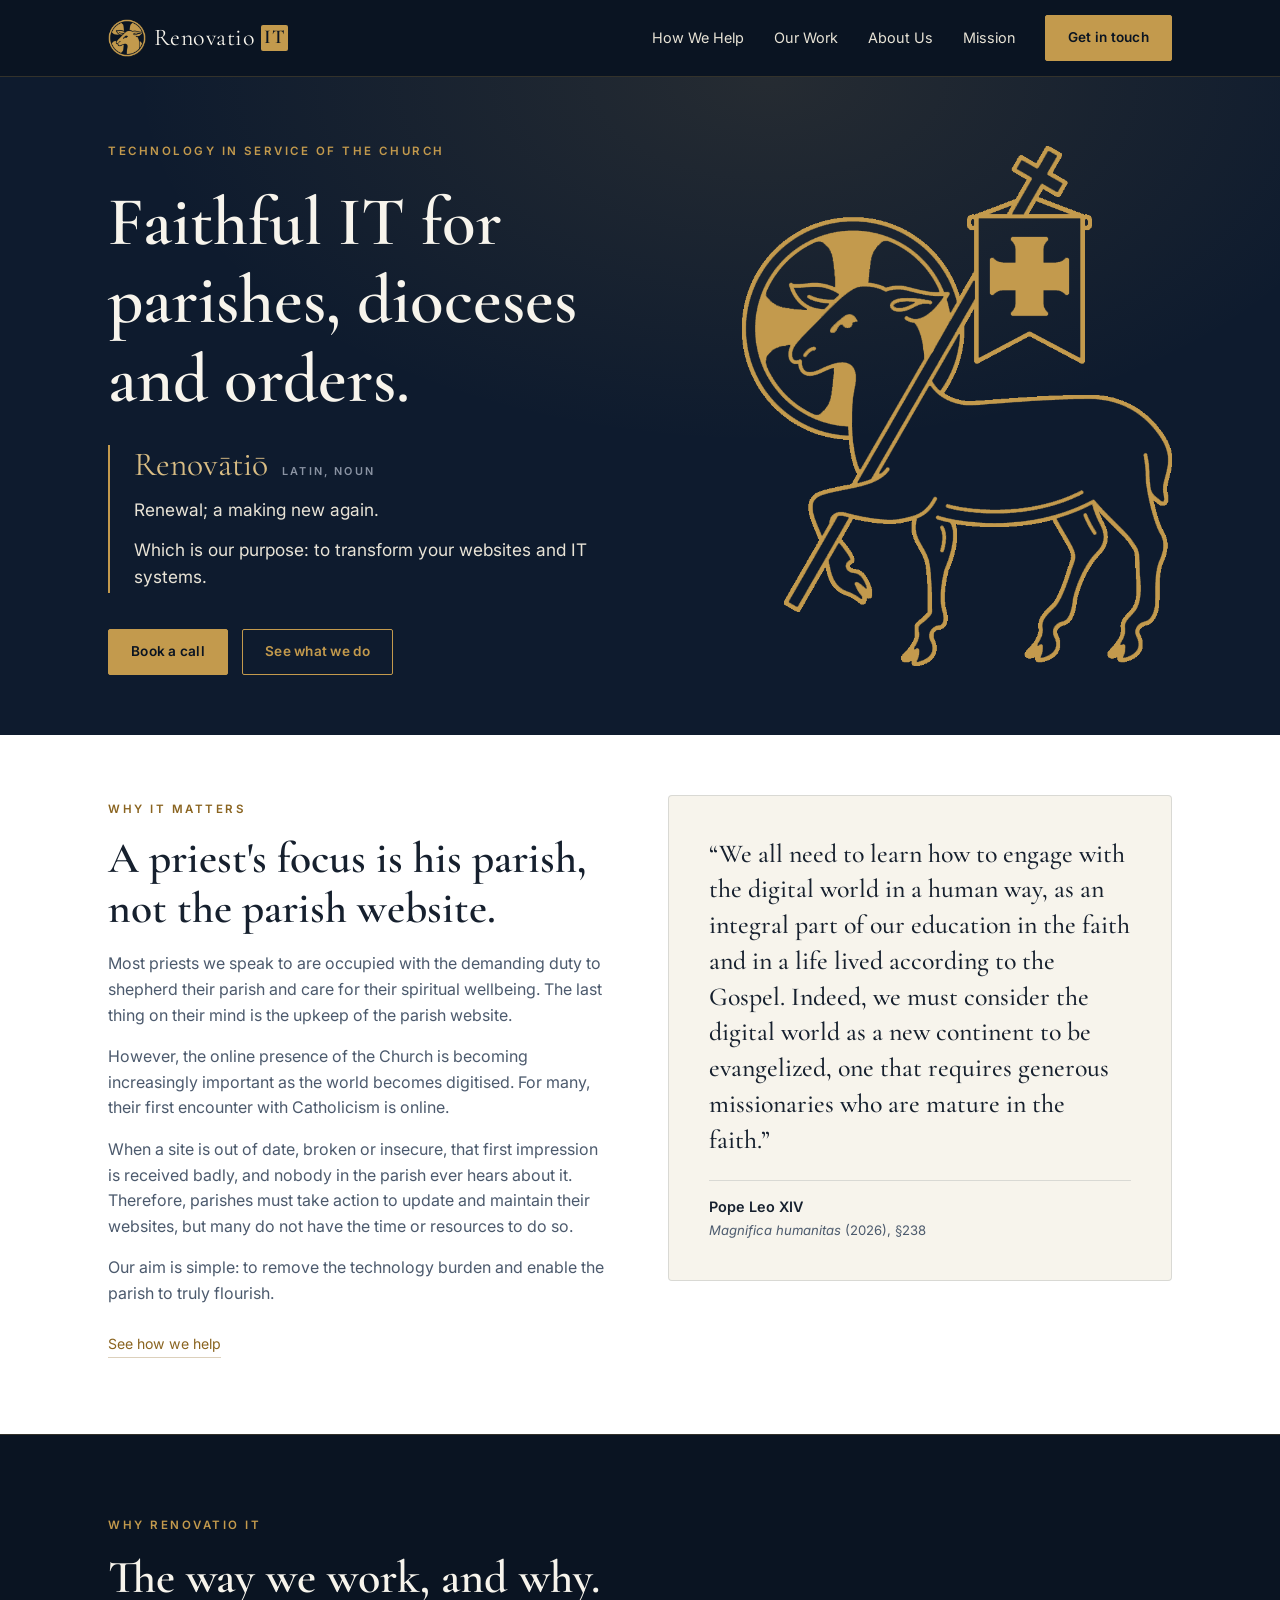
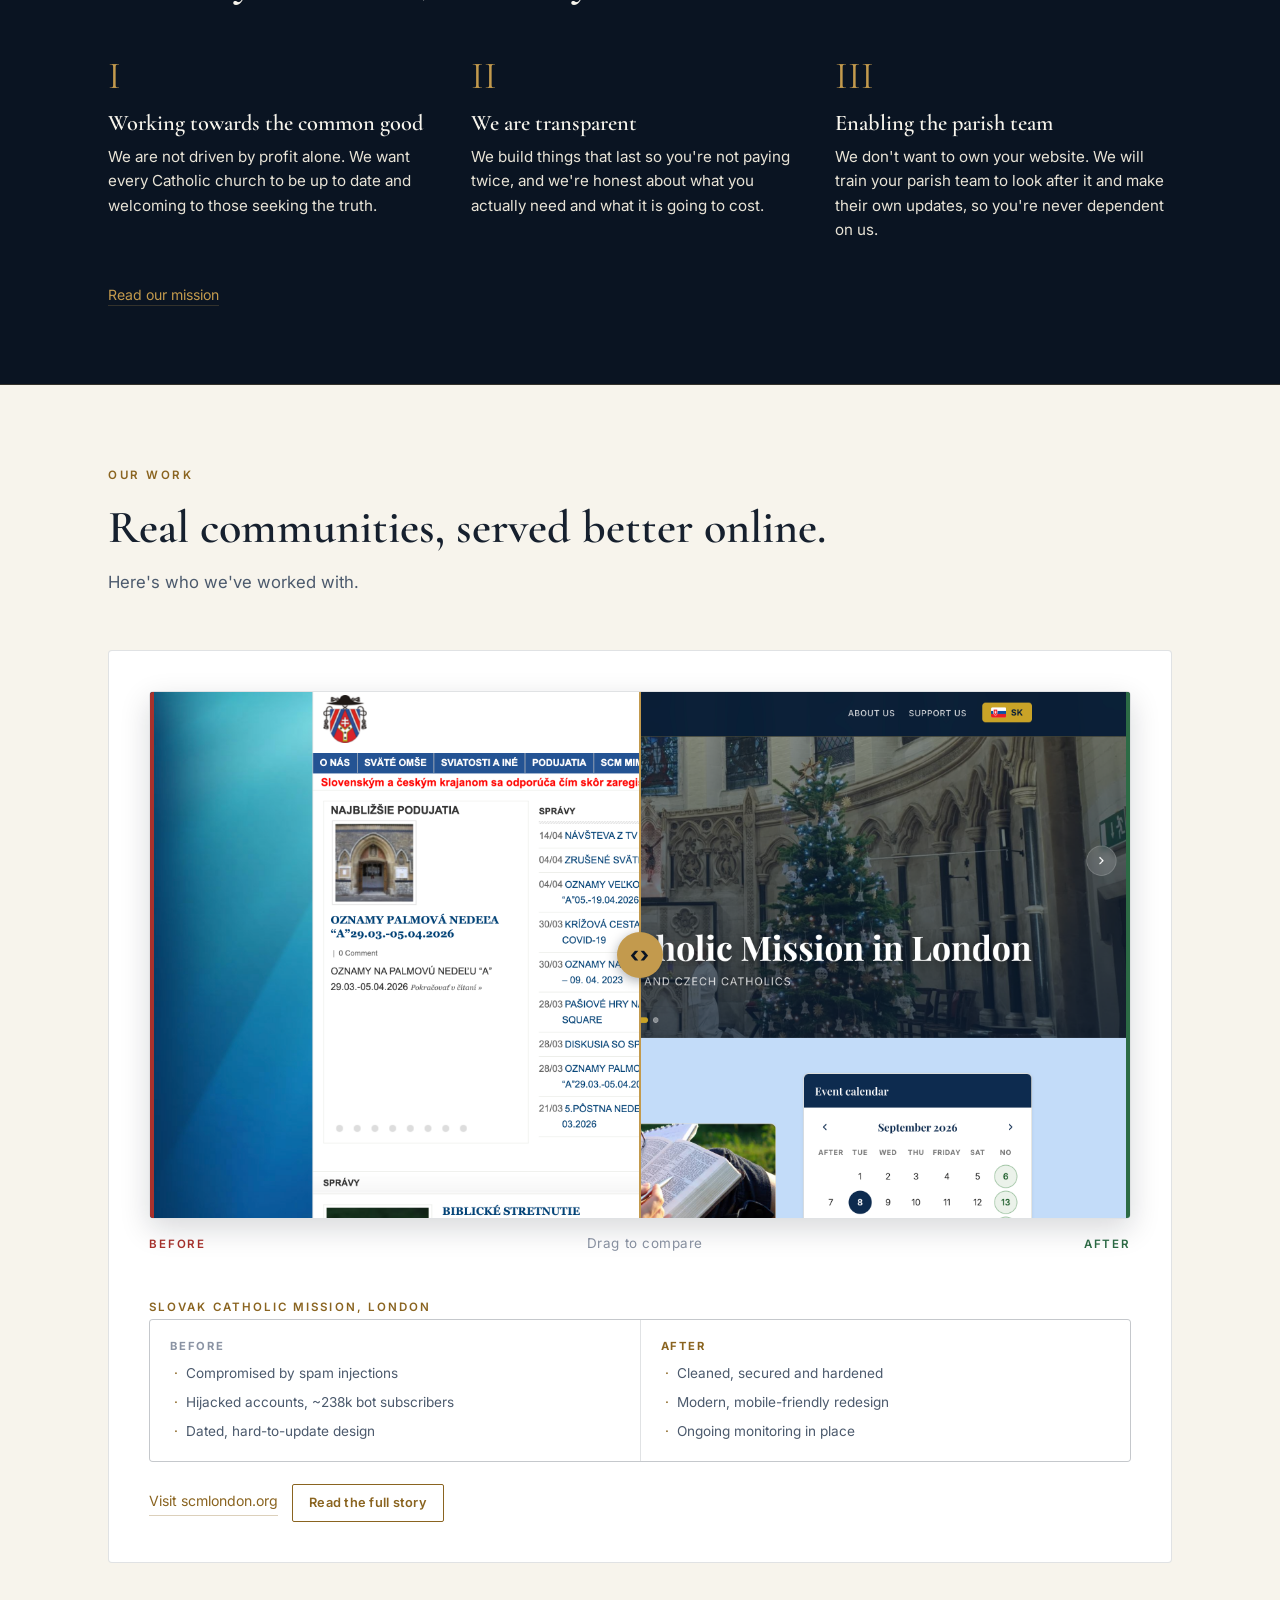
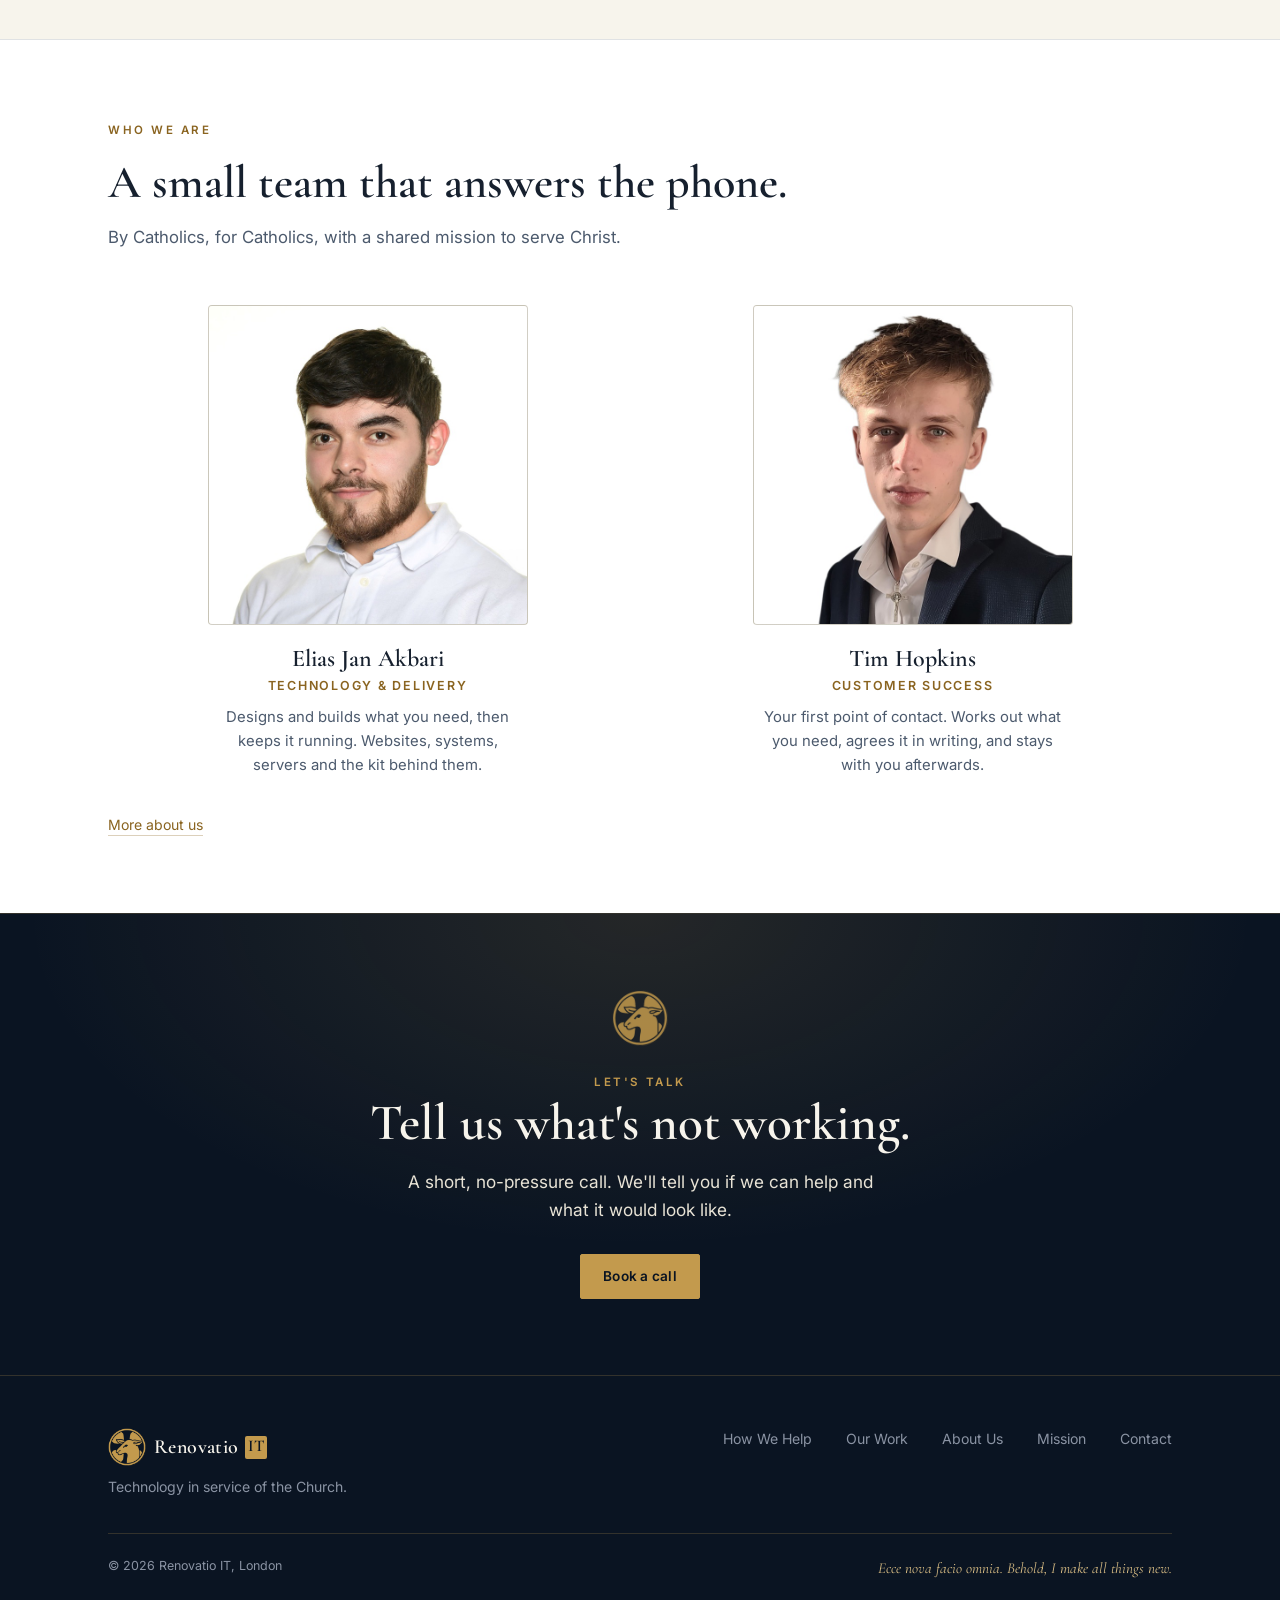
<file: index.html>
<!DOCTYPE html>
<html lang="en">
<head>
<meta charset="UTF-8">
<meta name="viewport" content="width=device-width, initial-scale=1.0">
<title>Renovatio IT | Technology in service of the Church</title>
<meta name="description" content="Renovatio IT builds and looks after websites and systems for Catholic parishes, dioceses and religious orders.">
<link rel="icon" href="assets/img/renovatio-mark.png">
<link rel="preconnect" href="https://fonts.googleapis.com">
<link rel="preconnect" href="https://fonts.gstatic.com" crossorigin>
<link href="https://fonts.googleapis.com/css2?family=Cormorant+Garamond:wght@500;600&family=Inter:wght@400;500;600&display=swap" rel="stylesheet">
<link rel="stylesheet" href="assets/css/site.css">
</head>
<body>

<header class="site">
  <div class="wrap">
    <nav class="site">
      <a class="brand" href="/">
        <img class="mark" src="assets/img/renovatio-mark.png" alt="" width="38" height="38">
        Renovatio<span class="it">IT</span>
      </a>
      <div class="navlinks">
        <a href="/how-we-help/">How We Help</a>
        <a href="/work/">Our Work</a>
        <a href="/about/">About Us</a>
        <a href="/mission/">Mission</a>
        <a class="btn btn-gold" href="/contact/">Get in touch</a>
      </div>
      <button class="menu-btn" aria-label="Menu" aria-controls="navlinks">☰</button>
    </nav>
  </div>
</header>

<main>

  <!-- HERO -->
  <section class="hero">
    <div class="wrap hero-body">
      <div class="hero-copy">
        <span class="eyebrow">Technology in service of the Church</span>
        <h1>Faithful IT for parishes, dioceses and orders.</h1>
        <div class="etym">
          <p class="etym-word">Renovātiō <span class="pos">Latin, noun</span></p>
          <p class="etym-def">Renewal; a making new again.</p>
          <p class="etym-note">Which is our purpose: to transform your websites and IT systems.</p>
        </div>
        <div class="hero-cta">
          <a class="btn btn-gold" href="/contact/">Book a call</a>
          <a class="btn btn-ghost" href="/how-we-help/">See what we do</a>
        </div>
      </div>
      <img class="hero-art" src="assets/img/Agnus-Dei.png"
           alt="Agnus Dei, the Lamb of God bearing the banner of the Resurrection">
    </div>
  </section>

  <!-- WHY IT MATTERS (white) -->
  <section class="band band--white light band--tight-top">
    <div class="wrap split">
      <div class="prose">
        <span class="eyebrow">Why it matters</span>
        <h2>A priest's focus is his parish, not the parish website.</h2>
        <p>Most priests we speak to are occupied with the demanding duty to shepherd their parish and care for their spiritual wellbeing. The last thing on their mind is the upkeep of the parish website.</p>
        <p>However, the online presence of the Church is becoming increasingly important as the world becomes digitised. For many, their first encounter with Catholicism is online.</p>
        <p>When a site is out of date, broken or insecure, that first impression is received badly, and nobody in the parish ever hears about it. Therefore, parishes must take action to update and maintain their websites, but many do not have the time or resources to do so.</p>
        <p>Our aim is simple: to remove the technology burden and enable the parish to truly flourish.</p>
        <a class="visit" href="/how-we-help/">See how we help</a>
      </div>
      <figure class="panel quote-card">
        <blockquote>“We all need to learn how to engage with the digital world in a human way, as an integral part of our education in the faith and in a life lived according to the Gospel. Indeed, we must consider the digital world as a new continent to be evangelized, one that requires generous missionaries who are mature in the faith.”</blockquote>
        <figcaption class="src">
          <strong>Pope Leo XIV</strong>
          <cite>Magnifica humanitas</cite> (2026), §238
        </figcaption>
      </figure>
    </div>
  </section>

  <!-- WHY (navy) -->
  <section class="band band--deep section-crosses">
    <div class="wrap">
      <div class="sec-head">
        <span class="eyebrow">Why Renovatio IT</span>
        <h2>The way we work, and why.</h2>
      </div>
      <div class="grid-3">
        <div class="why-item">
          <div class="n">I</div>
          <h3>Working towards the common good</h3>
          <p>We are not driven by profit alone. We want every Catholic church to be up to date and welcoming to those seeking the truth.</p>
        </div>
        <div class="why-item">
          <div class="n">II</div>
          <h3>We are transparent</h3>
          <p>We build things that last so you're not paying twice, and we're honest about what you actually need and what it is going to cost.</p>
        </div>
        <div class="why-item">
          <div class="n">III</div>
          <h3>Enabling the parish team</h3>
          <p>We don't want to own your website. We will train your parish team to look after it and make their own updates, so you're never dependent on us.</p>
        </div>
      </div>
      <p class="sec-more"><a class="visit" href="/mission/">Read our mission</a></p>
    </div>
  </section>

  <!-- WORK TEASER (paper) -->
  <section class="band band--paper light">
    <div class="wrap">
      <div class="sec-head sec-head--wide">
        <span class="eyebrow">Our work</span>
        <h2>Real communities, served better online.</h2>
        <p>Here's who we've worked with.</p>
      </div>
      <div class="case case--shots">
        <figure class="reveal" data-reveal>
          <div class="reveal-frame">
            <img src="assets/img/scm-slovakia.png" alt="The Slovak Catholic Mission website after the rebuild: a clear layout with a photograph of the church, parish news and an events calendar." width="2880" height="1550" loading="lazy">
            <img class="reveal-old" src="assets/img/old-scm-second-v.png" alt="The same website before the rebuild: a cluttered blue layout with a scrolling red notice and three competing sidebars." width="2880" height="1550" loading="lazy">
            <input class="reveal-range" type="range" min="0" max="100" value="50" step="0.1"
                   aria-label="Drag to compare the old Slovak Catholic Mission website with the rebuilt one">
            <div class="reveal-divider" aria-hidden="true"><span class="reveal-grip">&#8249;&#8250;</span></div>
          </div>
          <figcaption class="reveal-legend">
            <span class="when--before">Before</span>
            <span class="reveal-hint">Drag to compare</span>
            <span class="when--after">After</span>
          </figcaption>
        </figure>
        <div>
          <span class="org">Slovak Catholic Mission, London</span>
          <!-- PLACEHOLDER: Fr. Tibor quote – uncomment when real quote is received
          <blockquote>”Placeholder”</blockquote>
          <p class=”attrib”><strong>Fr. Tibor</strong>, Slovak Catholic Mission</p>
          -->
          <div class="ba">
            <div class="before">
              <h4>Before</h4>
              <ul>
                <li>Compromised by spam injections</li>
                <li>Hijacked accounts, ~238k bot subscribers</li>
                <li>Dated, hard-to-update design</li>
              </ul>
            </div>
            <div class="after">
              <h4>After</h4>
              <ul>
                <li>Cleaned, secured and hardened</li>
                <li>Modern, mobile-friendly redesign</li>
                <li>Ongoing monitoring in place</li>
              </ul>
            </div>
          </div>
          <div class="links">
            <a class="visit" href="https://www.scmlondon.org/" target="_blank" rel="noopener">Visit scmlondon.org</a>
            <a class="btn btn-ghost" href="/work/" style="padding:8px 16px;font-size:.8rem">Read the full story</a>
          </div>
        </div>
      </div>
    </div>
  </section>

  <!-- TEAM (white) -->
  <section class="band band--white light">
    <div class="wrap">
      <div class="sec-head sec-head--wide">
        <span class="eyebrow">Who we are</span>
        <h2>A small team that answers the phone.</h2>
        <p>By Catholics, for Catholics, with a shared mission to serve Christ.</p>
      </div>
      <div class="grid-2">
        <div class="member">
          <div class="avatar">
            <img src="assets/img/elias-jan-akbari.jpg" alt="Elias Jan Akbari" width="720" height="720" loading="lazy">
          </div>
          <h3>Elias Jan Akbari</h3>
          <div class="role">Technology &amp; Delivery</div>
          <p>Designs and builds what you need, then keeps it running. Websites, systems, servers and the kit behind them.</p>
        </div>
        <div class="member">
          <div class="avatar">
            <img src="assets/img/tim-hopkins.jpg" alt="Tim Hopkins" width="720" height="720" loading="lazy">
          </div>
          <h3>Tim Hopkins</h3>
          <div class="role">Customer Success</div>
          <p>Your first point of contact. Works out what you need, agrees it in writing, and stays with you afterwards.</p>
        </div>
      </div>
      <p style="margin-top:34px"><a class="visit" href="/about/">More about us</a></p>
    </div>
  </section>

  <!-- CTA -->
  <section class="band cta-band">
    <div class="wrap">
      <img class="cta-mark" src="assets/img/renovatio-mark.png" alt="">
      <span class="eyebrow">Let's talk</span>
      <h2>Tell us what's not working.</h2>
      <p>A short, no-pressure call. We'll tell you if we can help and what it would look like.</p>
      <a class="btn btn-gold" href="/contact/">Book a call</a>
    </div>
  </section>

</main>

<footer class="site">
  <div class="wrap">
    <div class="foot-grid">
      <div>
        <a class="brand serif" href="/">
          <img class="mark" src="assets/img/renovatio-mark.png" alt="">
          Renovatio<span class="it">IT</span>
        </a>
        <p class="foot-tag">Technology in service of the Church.</p>
      </div>
      <div class="foot-nav">
        <a href="/how-we-help/">How We Help</a>
        <a href="/work/">Our Work</a>
        <a href="/about/">About Us</a>
        <a href="/mission/">Mission</a>
        <a href="/contact/">Contact</a>
      </div>
    </div>
    <div class="foot-note">
      <span>© 2026 Renovatio IT, London</span>
      <span class="lat">Ecce nova facio omnia. Behold, I make all things new.</span>
    </div>
  </div>
</footer>

<script src="assets/js/site.js"></script>
<!-- Cloudflare Web Analytics --><script type='module' src='https://static.cloudflareinsights.com/beacon.min.js' data-cf-beacon='{"token": "ae1b24069df44cdcb2edb2a5f4bd0624"}'></script><!-- End Cloudflare Web Analytics -->
</body>
</html>
</file>
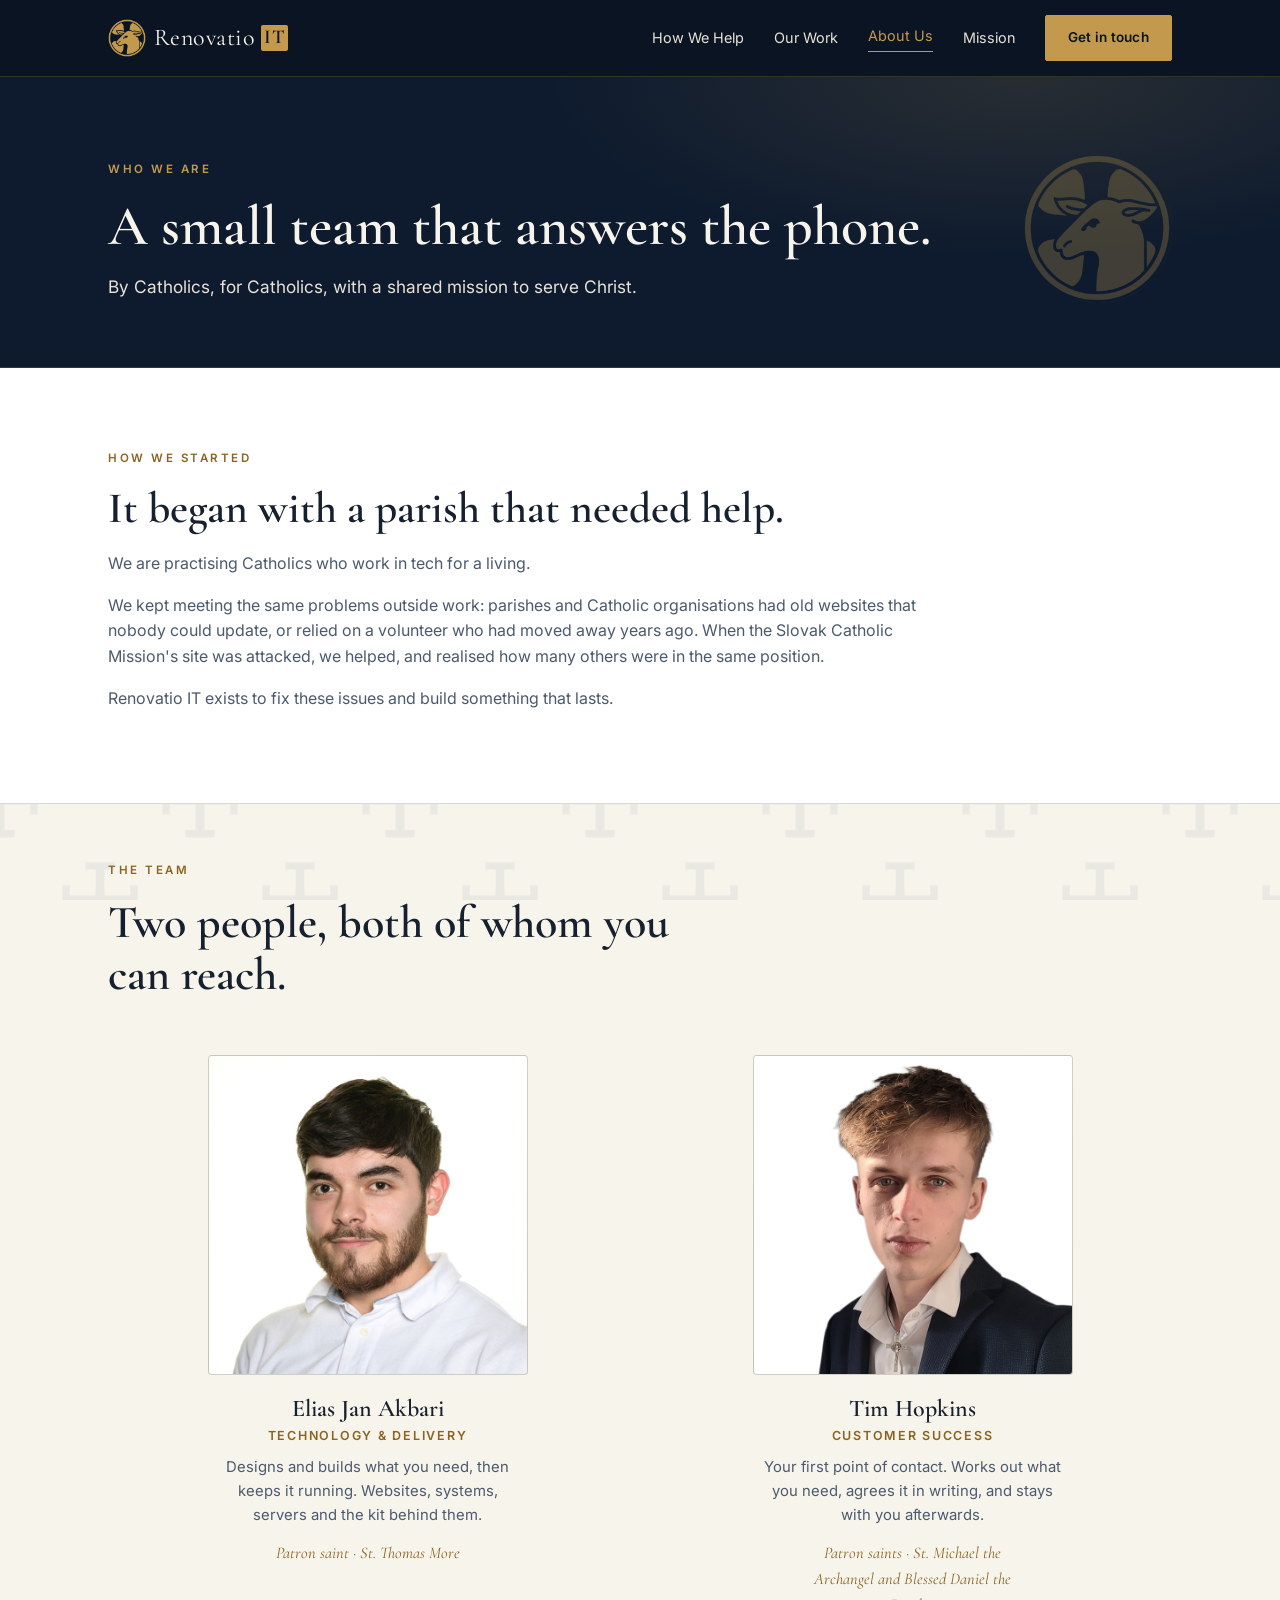
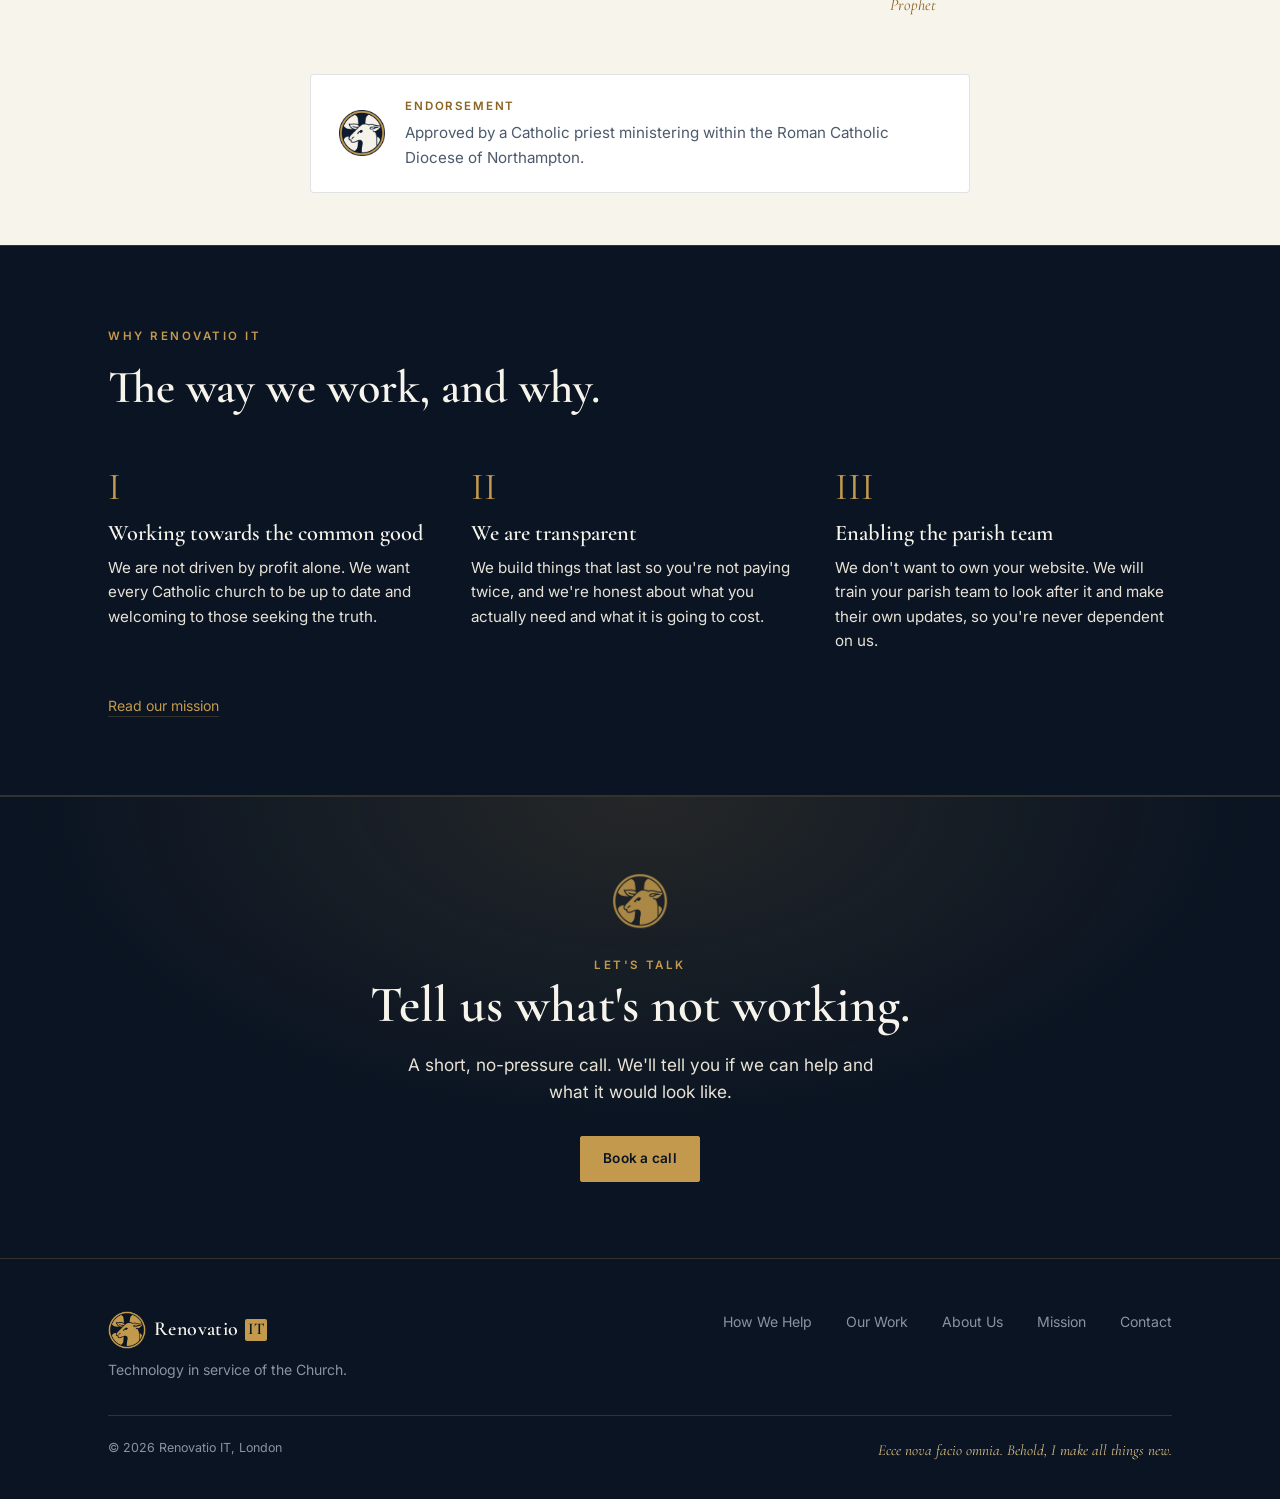
<file: about/index.html>
<!DOCTYPE html>
<html lang="en">
<head>
<meta charset="UTF-8">
<meta name="viewport" content="width=device-width, initial-scale=1.0">
<title>About Us | Renovatio IT</title>
<meta name="description" content="Renovatio IT is a small Catholic IT consultancy in London, run by practising Catholics who work in technology.">
<link rel="icon" href="/assets/img/renovatio-mark.png">
<link rel="preconnect" href="https://fonts.googleapis.com">
<link rel="preconnect" href="https://fonts.gstatic.com" crossorigin>
<link href="https://fonts.googleapis.com/css2?family=Cormorant+Garamond:wght@500;600&family=Inter:wght@400;500;600&display=swap" rel="stylesheet">
<link rel="canonical" href="https://renovatioit.com/about/">
<link rel="stylesheet" href="/assets/css/site.css">
</head>
<body>

<header class="site">
  <div class="wrap">
    <nav class="site">
      <a class="brand" href="/">
        <img class="mark" src="/assets/img/renovatio-mark.png" alt="" width="38" height="38">
        Renovatio<span class="it">IT</span>
      </a>
      <div class="navlinks">
        <a href="/how-we-help/">How We Help</a>
        <a href="/work/">Our Work</a>
        <a href="/about/" class="is-active" aria-current="page">About Us</a>
        <a href="/mission/">Mission</a>
        <a class="btn btn-gold" href="/contact/">Get in touch</a>
      </div>
      <button class="menu-btn" aria-label="Menu">☰</button>
    </nav>
  </div>
</header>

<main>

  <section class="page-head">
    <div class="wrap">
      <div>
        <span class="eyebrow">Who we are</span>
        <h1>A small team that answers the phone.</h1>
        <p>By Catholics, for Catholics, with a shared mission to serve Christ.</p>
      </div>
      <img class="watermark" src="/assets/img/renovatio-mark.png" alt="">
    </div>
  </section>

  <section class="band band--white light">
    <div class="wrap">
      <div class="prose prose--solo">
        <span class="eyebrow">How we started</span>
        <h2>It began with a parish that needed help.</h2>
        <p>We are practising Catholics who work in tech for a living.</p>
        <p>We kept meeting the same problems outside work: parishes and Catholic organisations had old websites that nobody could update, or relied on a volunteer who had moved away years ago. When the Slovak Catholic Mission's site was attacked, we helped, and realised how many others were in the same position.</p>
        <p>Renovatio IT exists to fix these issues and build something that lasts.</p>
      </div>
    </div>
  </section>

  <section class="band band--paper light band--tight">
    <div class="wrap">
      <div class="sec-head">
        <span class="eyebrow">The team</span>
        <h2>Two people, both of whom you can reach.</h2>
      </div>
      <div class="grid-2">
        <div class="member">
          <div class="avatar">
            <img src="/assets/img/elias-jan-akbari.jpg" alt="Elias Jan Akbari" width="720" height="720" loading="lazy">
          </div>
          <h3>Elias Jan Akbari</h3>
          <div class="role">Technology &amp; Delivery</div>
          <p>Designs and builds what you need, then keeps it running. Websites, systems, servers and the kit behind them.</p>
          <p class="patron">Patron saint &middot; St. Thomas More</p>
        </div>
        <div class="member">
          <div class="avatar">
            <img src="/assets/img/tim-hopkins.jpg" alt="Tim Hopkins" width="720" height="720" loading="lazy">
          </div>
          <h3>Tim Hopkins</h3>
          <div class="role">Customer Success</div>
          <p>Your first point of contact. Works out what you need, agrees it in writing, and stays with you afterwards.</p>
          <p class="patron">Patron saints &middot; St. Michael the Archangel and Blessed Daniel the Prophet</p>
        </div>
      </div>
      <div class="endorse">
        <img src="/assets/img/renovatio-mark-light.png" alt="" width="46" height="46">
        <p><span class="who">Endorsement</span>Approved by a Catholic priest ministering within the Roman Catholic Diocese of Northampton.</p>
      </div>
    </div>
  </section>

  <!-- PERSONAL REFERENCES – uncomment when all quotes are confirmed/approved
  <section class=”band band--white light”>
    <div class=”wrap”>
      <div class=”sec-head sec-head--wide”>
        <span class=”eyebrow”>References</span>
        <h2>People who know us.</h2>
        <p>Catholics who can speak to who we are and how we work.</p>
      </div>
      <div class=”grid-2”>
        <figure class=”ref”>
          <blockquote>”I have known Tim for years. He is the one who actually follows a thing up when he says he will, and he would rather give you the honest answer than the easy one. If he tells you he can help your parish, he means it.”</blockquote>
          <figcaption>
            <img class=”ref-face” src=”assets/img/Daniel-Jahansouz.png” alt=”Daniel Jahansouz” width=”112” height=”112” loading=”lazy”>
            <div>
              <strong>Daniel Jahansouz</strong>
              <span class=”ref-who”>Catholic Author</span>
              <span class=”ref-rel”>On Tim Hopkins</span>
            </div>
          </figcaption>
        </figure>
        <figure class=”ref”>
          <blockquote>Placeholder</blockquote>
          <figcaption>
            <div>
              <strong>Referee name</strong>
              <span class=”ref-rel”>On Elias Jan Akbari</span>
            </div>
          </figcaption>
        </figure>
      </div>
    </div>
  </section>
  -->

  <section class="band band--deep section-crosses">
    <div class="wrap">
      <div class="sec-head">
        <span class="eyebrow">Why Renovatio IT</span>
        <h2>The way we work, and why.</h2>
      </div>
      <div class="grid-3">
        <div class="why-item">
          <div class="n">I</div>
          <h3>Working towards the common good</h3>
          <p>We are not driven by profit alone. We want every Catholic church to be up to date and welcoming to those seeking the truth.</p>
        </div>
        <div class="why-item">
          <div class="n">II</div>
          <h3>We are transparent</h3>
          <p>We build things that last so you're not paying twice, and we're honest about what you actually need and what it is going to cost.</p>
        </div>
        <div class="why-item">
          <div class="n">III</div>
          <h3>Enabling the parish team</h3>
          <p>We don't want to own your website. We will train your parish team to look after it and make their own updates, so you're never dependent on us.</p>
        </div>
      </div>
      <p class="sec-more"><a class="visit" href="/mission/">Read our mission</a></p>
    </div>
  </section>

  <section class="band cta-band">
    <div class="wrap">
      <img class="cta-mark" src="/assets/img/renovatio-mark.png" alt="">
      <span class="eyebrow">Let's talk</span>
      <h2>Tell us what's not working.</h2>
      <p>A short, no-pressure call. We'll tell you if we can help and what it would look like.</p>
      <a class="btn btn-gold" href="/contact/">Book a call</a>
    </div>
  </section>

</main>

<footer class="site">
  <div class="wrap">
    <div class="foot-grid">
      <div>
        <a class="brand serif" href="/">
          <img class="mark" src="/assets/img/renovatio-mark.png" alt="">
          Renovatio<span class="it">IT</span>
        </a>
        <p class="foot-tag">Technology in service of the Church.</p>
      </div>
      <div class="foot-nav">
        <a href="/how-we-help/">How We Help</a>
        <a href="/work/">Our Work</a>
        <a href="/about/">About Us</a>
        <a href="/mission/">Mission</a>
        <a href="/contact/">Contact</a>
      </div>
    </div>
    <div class="foot-note">
      <span>© 2026 Renovatio IT, London</span>
      <span class="lat">Ecce nova facio omnia. Behold, I make all things new.</span>
    </div>
  </div>
</footer>

<script src="/assets/js/site.js"></script>
<!-- Cloudflare Web Analytics --><script type='module' src='https://static.cloudflareinsights.com/beacon.min.js' data-cf-beacon='{"token": "ae1b24069df44cdcb2edb2a5f4bd0624"}'></script><!-- End Cloudflare Web Analytics -->
</body>
</html>
</file>
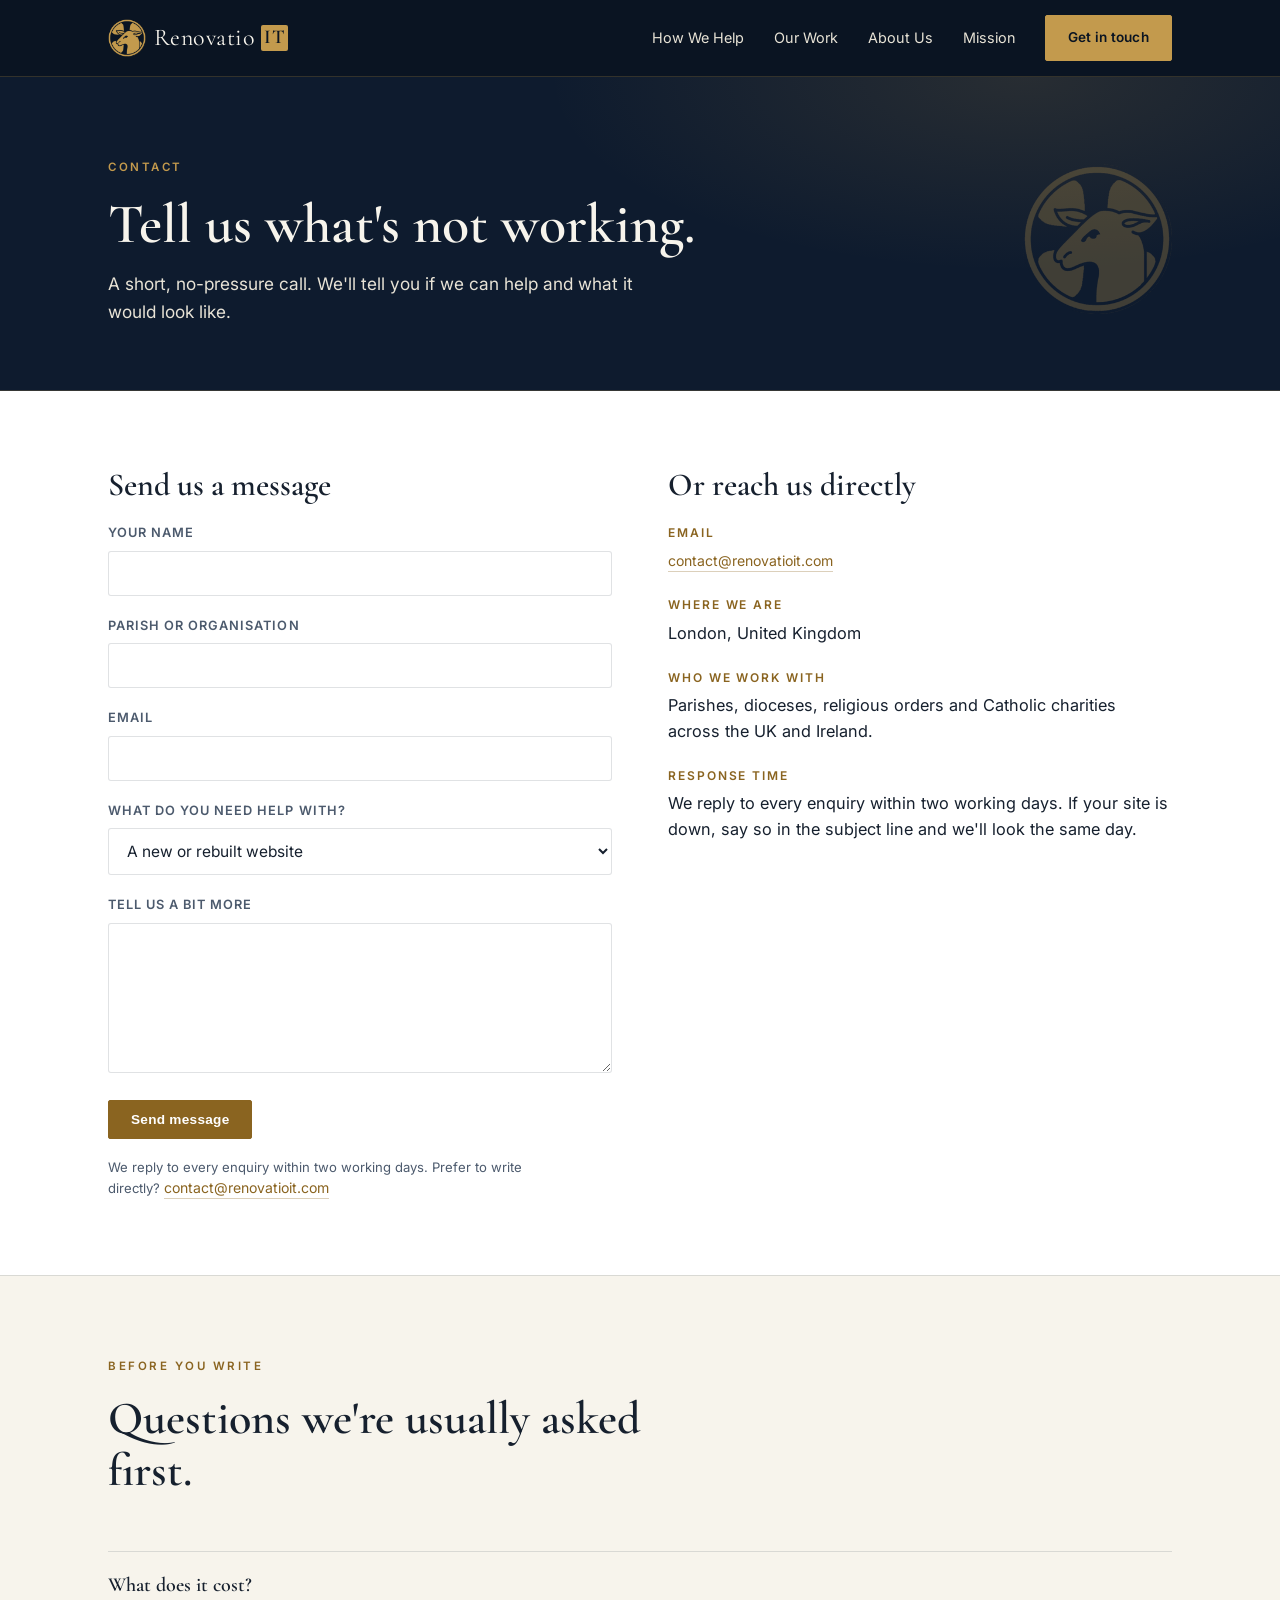
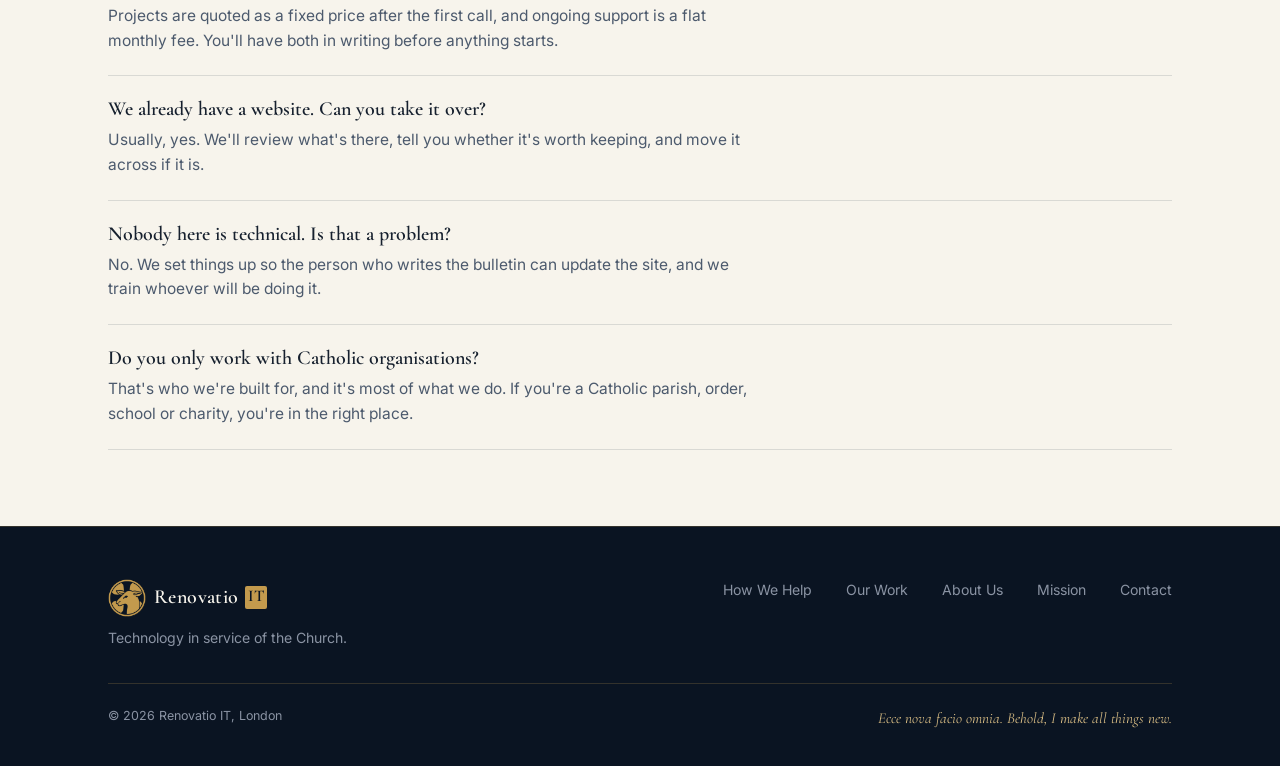
<file: contact/index.html>
<!DOCTYPE html>
<html lang="en">
<head>
<meta charset="UTF-8">
<meta name="viewport" content="width=device-width, initial-scale=1.0">
<title>Contact | Renovatio IT</title>
<meta name="description" content="Get in touch with Renovatio IT about a website, a security problem, or ongoing support for your parish.">
<link rel="icon" href="/assets/img/renovatio-mark.png">
<link rel="preconnect" href="https://fonts.googleapis.com">
<link rel="preconnect" href="https://fonts.gstatic.com" crossorigin>
<link href="https://fonts.googleapis.com/css2?family=Cormorant+Garamond:wght@500;600&family=Inter:wght@400;500;600&display=swap" rel="stylesheet">
<link rel="canonical" href="https://renovatioit.com/contact/">
<link rel="stylesheet" href="/assets/css/site.css">
</head>
<body>

<header class="site">
  <div class="wrap">
    <nav class="site">
      <a class="brand" href="/">
        <img class="mark" src="/assets/img/renovatio-mark.png" alt="" width="38" height="38">
        Renovatio<span class="it">IT</span>
      </a>
      <div class="navlinks">
        <a href="/how-we-help/">How We Help</a>
        <a href="/work/">Our Work</a>
        <a href="/about/">About Us</a>
        <a href="/mission/">Mission</a>
        <a class="btn btn-gold is-active" href="/contact/" aria-current="page">Get in touch</a>
      </div>
      <button class="menu-btn" aria-label="Menu">☰</button>
    </nav>
  </div>
</header>

<main>

  <section class="page-head">
    <div class="wrap">
      <div>
        <span class="eyebrow">Contact</span>
        <h1>Tell us what's not working.</h1>
        <p>A short, no-pressure call. We'll tell you if we can help and what it would look like.</p>
      </div>
      <img class="watermark" src="/assets/img/renovatio-mark.png" alt="">
    </div>
  </section>

  <section class="band band--white light">
    <div class="wrap contact-grid">
      <div>
        <h2 style="font-size:2rem;margin-bottom:20px">Send us a message</h2>
        <form action="https://formsubmit.co/ajax/contact@renovatioit.com" method="POST"
              data-contact>
          <input type="hidden" name="_captcha" value="false">
          <input type="text" name="_honey" style="display:none" tabindex="-1" autocomplete="off">
          <label class="field">
            <span>Your name</span>
            <input type="text" name="name" required autocomplete="name">
          </label>
          <label class="field">
            <span>Parish or organisation</span>
            <input type="text" name="organisation" autocomplete="organization">
          </label>
          <label class="field">
            <span>Email</span>
            <input type="email" name="email" required autocomplete="email">
          </label>
          <label class="field">
            <span>What do you need help with?</span>
            <select name="topic">
              <option>A new or rebuilt website</option>
              <option>Something is broken or hacked</option>
              <option>Ongoing support and hosting</option>
              <option>Email and domains</option>
              <option>Something else</option>
            </select>
          </label>
          <label class="field">
            <span>Tell us a bit more</span>
            <textarea name="message" required></textarea>
          </label>
          <button class="btn btn-gold" type="submit">Send message</button>
          <p class="form-note">We reply to every enquiry within two working days. Prefer to write directly?
            <a class="visit" href="mailto:contact@renovatioit.com">contact@renovatioit.com</a></p>
        </form>
      </div>
      <div>
        <h2 style="font-size:2rem;margin-bottom:20px">Or reach us directly</h2>
        <dl class="detail-list">
          <div>
            <dt>Email</dt>
            <dd><a class="visit" href="mailto:contact@renovatioit.com">contact@renovatioit.com</a></dd>
          </div>
          <div>
            <dt>Where we are</dt>
            <dd>London, United Kingdom</dd>
          </div>
          <div>
            <dt>Who we work with</dt>
            <dd>Parishes, dioceses, religious orders and Catholic charities across the UK and Ireland.</dd>
          </div>
          <div>
            <dt>Response time</dt>
            <dd>We reply to every enquiry within two working days. If your site is down, say so in the subject line and we'll look the same day.</dd>
          </div>
        </dl>
      </div>
    </div>
  </section>

  <section class="band band--paper light">
    <div class="wrap">
      <div class="sec-head">
        <span class="eyebrow">Before you write</span>
        <h2>Questions we're usually asked first.</h2>
      </div>
      <div class="faq">
        <h3>What does it cost?</h3>
        <p>Projects are quoted as a fixed price after the first call, and ongoing support is a flat monthly fee. You'll have both in writing before anything starts.</p>
      </div>
      <div class="faq">
        <h3>We already have a website. Can you take it over?</h3>
        <p>Usually, yes. We'll review what's there, tell you whether it's worth keeping, and move it across if it is.</p>
      </div>
      <div class="faq">
        <h3>Nobody here is technical. Is that a problem?</h3>
        <p>No. We set things up so the person who writes the bulletin can update the site, and we train whoever will be doing it.</p>
      </div>
      <div class="faq">
        <h3>Do you only work with Catholic organisations?</h3>
        <p>That's who we're built for, and it's most of what we do. If you're a Catholic parish, order, school or charity, you're in the right place.</p>
      </div>
    </div>
  </section>

</main>

<footer class="site">
  <div class="wrap">
    <div class="foot-grid">
      <div>
        <a class="brand serif" href="/">
          <img class="mark" src="/assets/img/renovatio-mark.png" alt="">
          Renovatio<span class="it">IT</span>
        </a>
        <p class="foot-tag">Technology in service of the Church.</p>
      </div>
      <div class="foot-nav">
        <a href="/how-we-help/">How We Help</a>
        <a href="/work/">Our Work</a>
        <a href="/about/">About Us</a>
        <a href="/mission/">Mission</a>
        <a href="/contact/">Contact</a>
      </div>
    </div>
    <div class="foot-note">
      <span>© 2026 Renovatio IT, London</span>
      <span class="lat">Ecce nova facio omnia. Behold, I make all things new.</span>
    </div>
  </div>
</footer>

<script src="/assets/js/site.js"></script>
<!-- Cloudflare Web Analytics --><script type='module' src='https://static.cloudflareinsights.com/beacon.min.js' data-cf-beacon='{"token": "ae1b24069df44cdcb2edb2a5f4bd0624"}'></script><!-- End Cloudflare Web Analytics -->
</body>
</html>
</file>
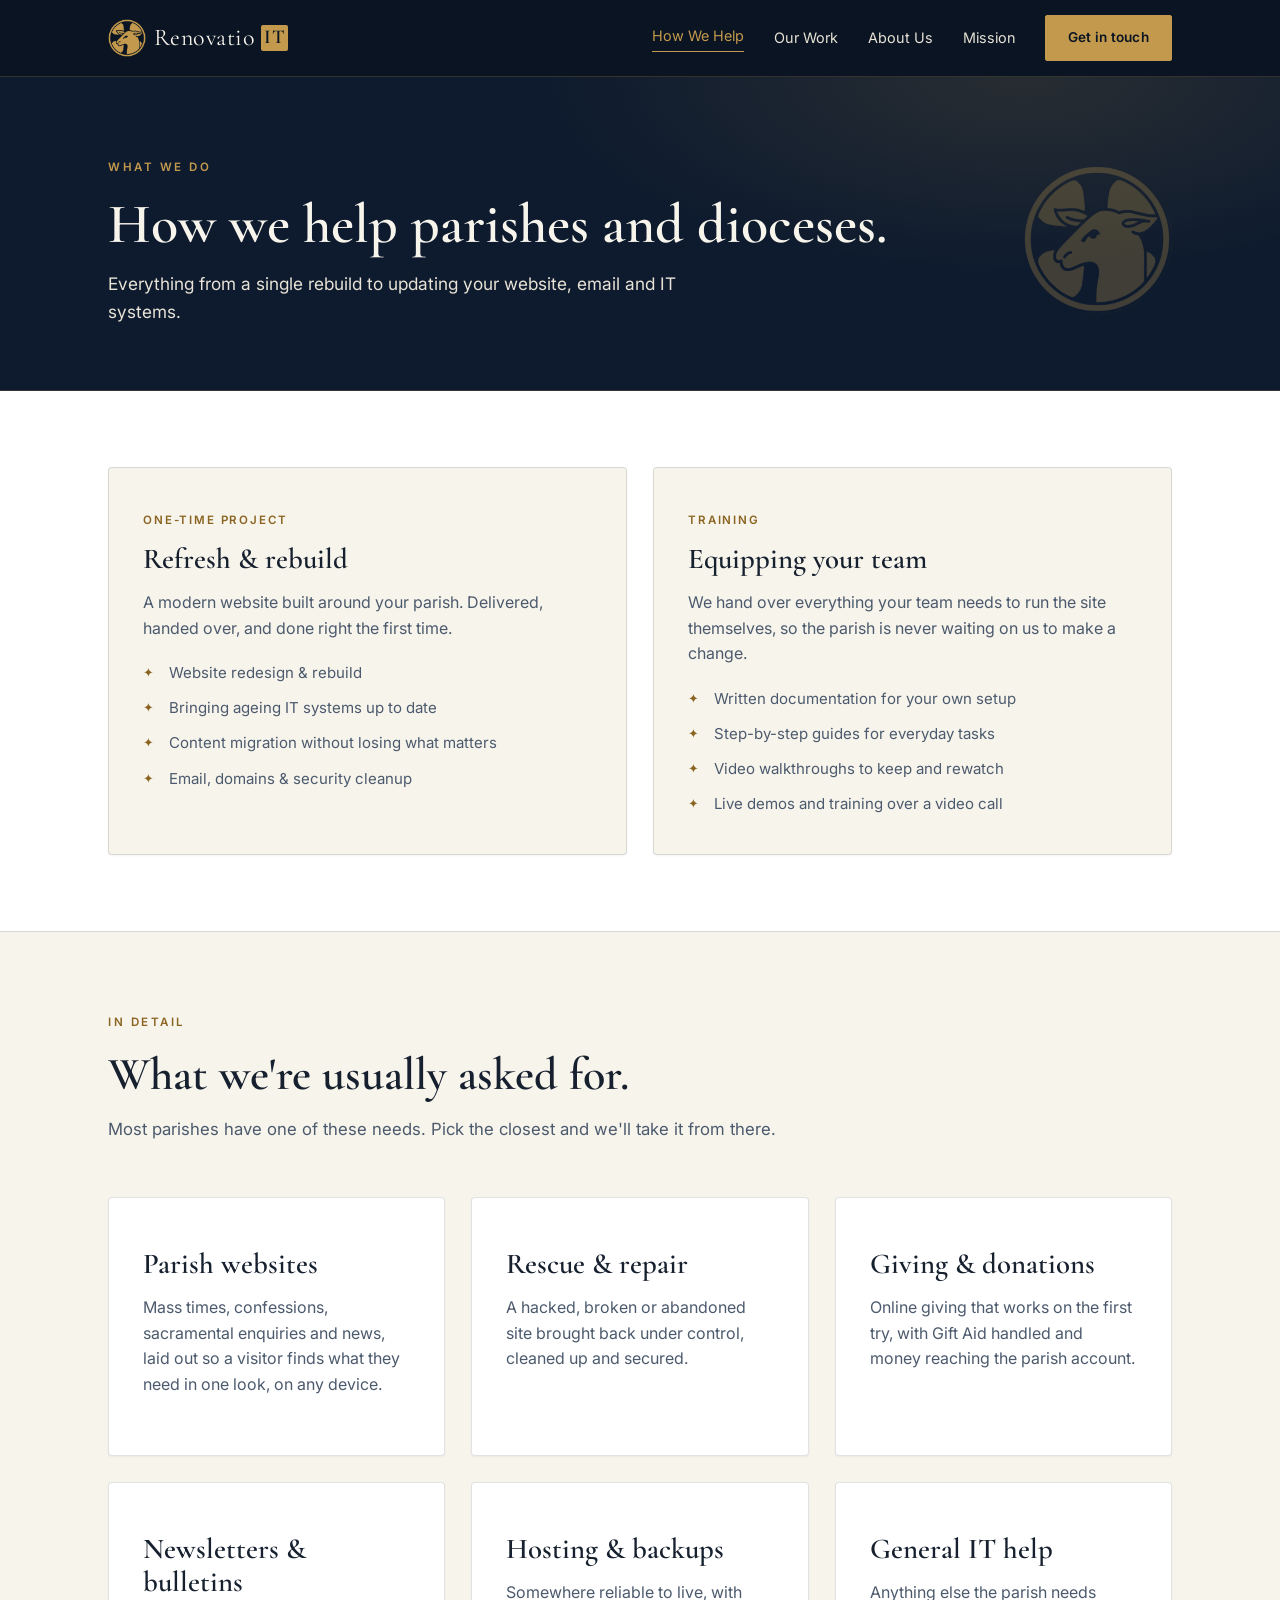
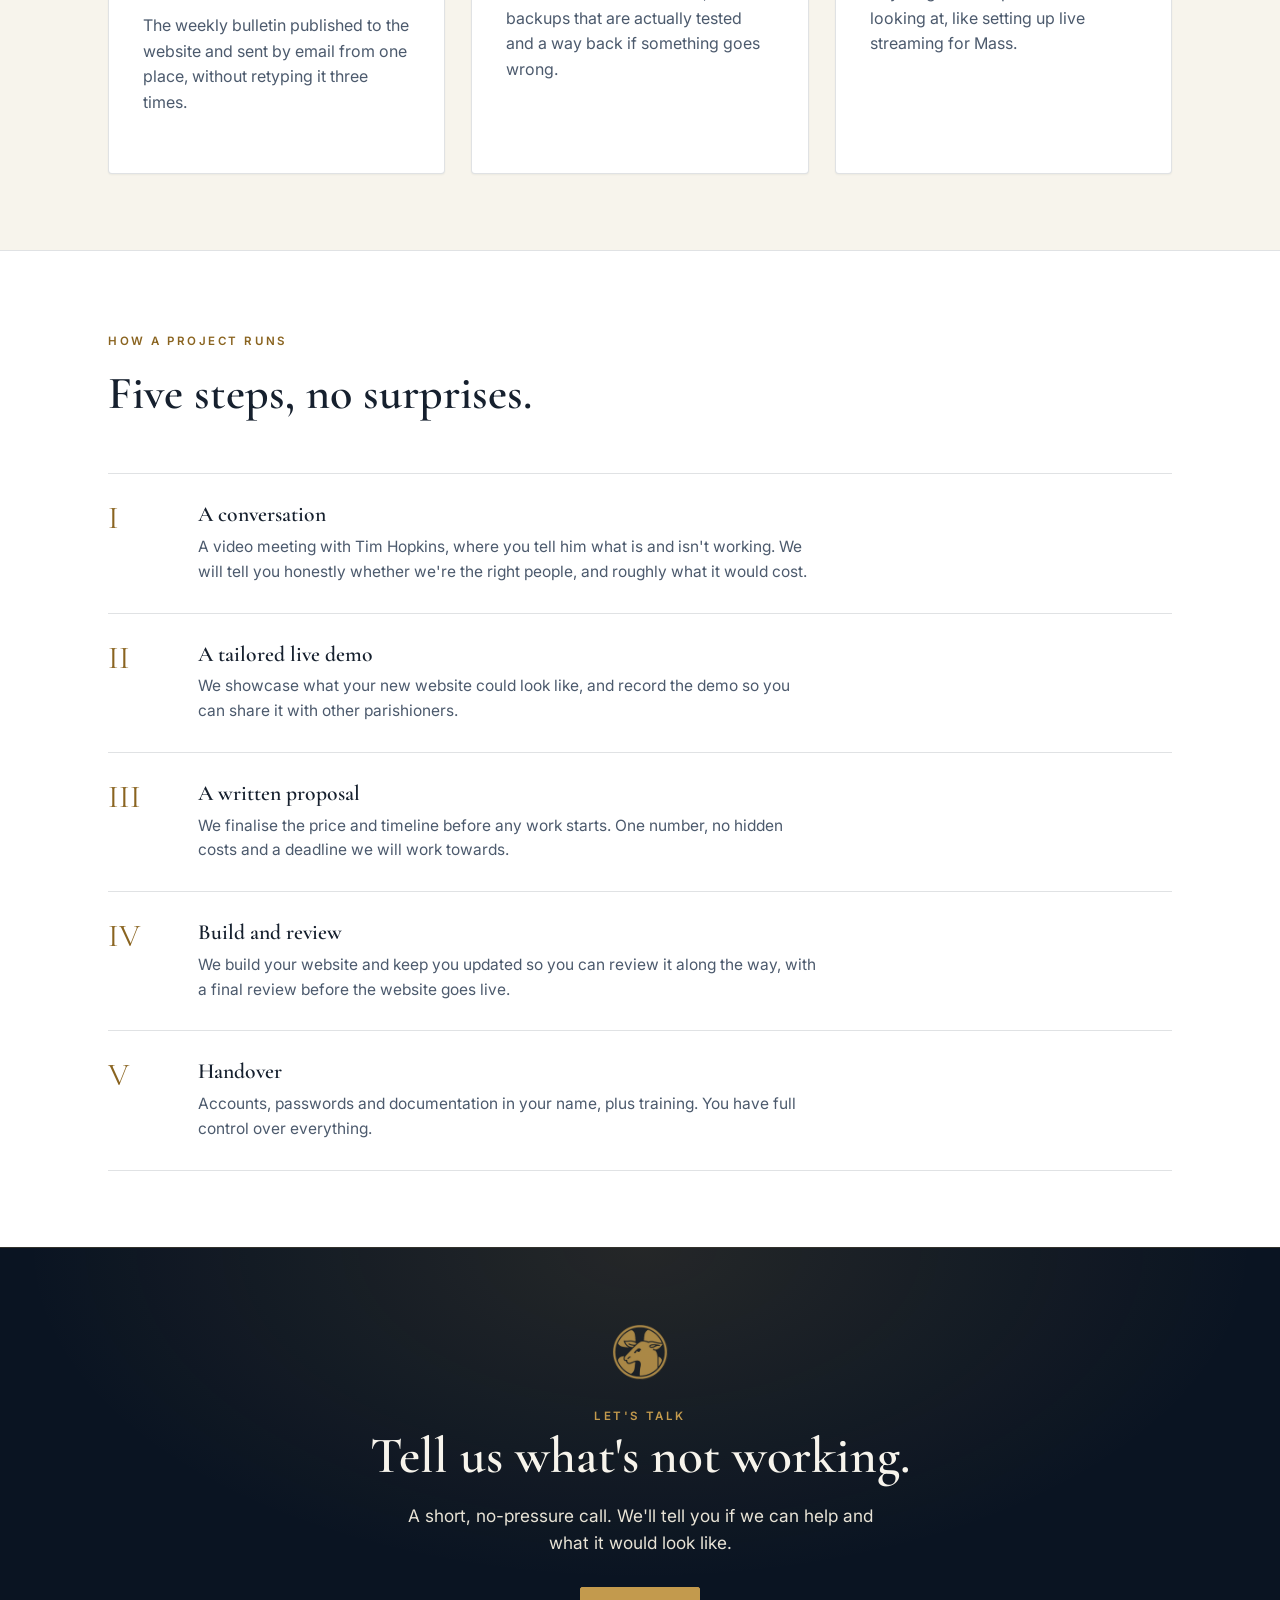
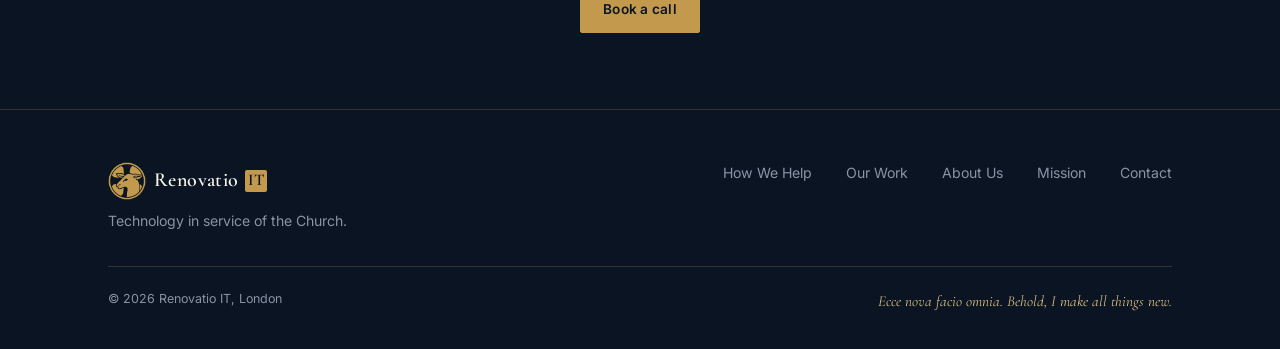
<file: how-we-help/index.html>
<!DOCTYPE html>
<html lang="en">
<head>
<meta charset="UTF-8">
<meta name="viewport" content="width=device-width, initial-scale=1.0">
<title>How We Help | Renovatio IT</title>
<meta name="description" content="Website rebuilds, ageing IT systems brought up to date, hosting and ongoing support for Catholic parishes and organisations.">
<link rel="icon" href="/assets/img/renovatio-mark.png">
<link rel="preconnect" href="https://fonts.googleapis.com">
<link rel="preconnect" href="https://fonts.gstatic.com" crossorigin>
<link href="https://fonts.googleapis.com/css2?family=Cormorant+Garamond:wght@500;600&family=Inter:wght@400;500;600&display=swap" rel="stylesheet">
<link rel="canonical" href="https://renovatioit.com/how-we-help/">
<link rel="stylesheet" href="/assets/css/site.css">
</head>
<body>

<header class="site">
  <div class="wrap">
    <nav class="site">
      <a class="brand" href="/">
        <img class="mark" src="/assets/img/renovatio-mark.png" alt="" width="38" height="38">
        Renovatio<span class="it">IT</span>
      </a>
      <div class="navlinks">
        <a href="/how-we-help/" class="is-active" aria-current="page">How We Help</a>
        <a href="/work/">Our Work</a>
        <a href="/about/">About Us</a>
        <a href="/mission/">Mission</a>
        <a class="btn btn-gold" href="/contact/">Get in touch</a>
      </div>
      <button class="menu-btn" aria-label="Menu">☰</button>
    </nav>
  </div>
</header>

<main>

  <section class="page-head">
    <div class="wrap">
      <div>
        <span class="eyebrow">What we do</span>
        <h1>How we help parishes and dioceses.</h1>
        <p>Everything from a single rebuild to updating your website, email and IT systems.</p>
      </div>
      <img class="watermark" src="/assets/img/renovatio-mark.png" alt="">
    </div>
  </section>

  <section class="band band--white light">
    <div class="wrap">
      <div class="grid-2">
        <div class="card">
          <span class="tag">One-time project</span>
          <h3>Refresh &amp; rebuild</h3>
          <p>A modern website built around your parish. Delivered, handed over, and done right the first time.</p>
          <ul>
            <li>Website redesign &amp; rebuild</li>
            <li>Bringing ageing IT systems up to date</li>
            <li>Content migration without losing what matters</li>
            <li>Email, domains &amp; security cleanup</li>
          </ul>
        </div>
        <div class="card">
          <span class="tag">Training</span>
          <h3>Equipping your team</h3>
          <p>We hand over everything your team needs to run the site themselves, so the parish is never waiting on us to make a change.</p>
          <ul>
            <li>Written documentation for your own setup</li>
            <li>Step-by-step guides for everyday tasks</li>
            <li>Video walkthroughs to keep and rewatch</li>
            <li>Live demos and training over a video call</li>
          </ul>
        </div>
      </div>
    </div>
  </section>

  <section class="band band--paper light">
    <div class="wrap">
      <div class="sec-head sec-head--wide">
        <span class="eyebrow">In detail</span>
        <h2>What we're usually asked for.</h2>
        <p>Most parishes have one of these needs. Pick the closest and we'll take it from there.</p>
      </div>
      <div class="grid-3">
        <div class="card">
          <h3>Parish websites</h3>
          <p>Mass times, confessions, sacramental enquiries and news, laid out so a visitor finds what they need in one look, on any device.</p>
        </div>
        <div class="card">
          <h3>Rescue &amp; repair</h3>
          <p>A hacked, broken or abandoned site brought back under control, cleaned up and secured.</p>
        </div>
        <div class="card">
          <h3>Giving &amp; donations</h3>
          <p>Online giving that works on the first try, with Gift Aid handled and money reaching the parish account.</p>
        </div>
        <div class="card">
          <h3>Newsletters &amp; bulletins</h3>
          <p>The weekly bulletin published to the website and sent by email from one place, without retyping it three times.</p>
        </div>
        <div class="card">
          <h3>Hosting &amp; backups</h3>
          <p>Somewhere reliable to live, with backups that are actually tested and a way back if something goes wrong.</p>
        </div>
        <div class="card">
          <h3>General IT help</h3>
          <p>Anything else the parish needs looking at, like setting up live streaming for Mass.</p>
        </div>
      </div>
    </div>
  </section>

  <section class="band band--white light">
    <div class="wrap">
      <div class="sec-head">
        <span class="eyebrow">How a project runs</span>
        <h2>Five steps, no surprises.</h2>
      </div>
      <div class="steps">
        <div class="step">
          <div class="num">I</div>
          <div>
            <h3>A conversation</h3>
            <p>A video meeting with Tim Hopkins, where you tell him what is and isn't working. We will tell you honestly whether we're the right people, and roughly what it would cost.</p>
          </div>
        </div>
        <div class="step">
          <div class="num">II</div>
          <div>
            <h3>A tailored live demo</h3>
            <p>We showcase what your new website could look like, and record the demo so you can share it with other parishioners.</p>
          </div>
        </div>
        <div class="step">
          <div class="num">III</div>
          <div>
            <h3>A written proposal</h3>
            <p>We finalise the price and timeline before any work starts. One number, no hidden costs and a deadline we will work towards.</p>
          </div>
        </div>
        <div class="step">
          <div class="num">IV</div>
          <div>
            <h3>Build and review</h3>
            <p>We build your website and keep you updated so you can review it along the way, with a final review before the website goes live.</p>
          </div>
        </div>
        <div class="step">
          <div class="num">V</div>
          <div>
            <h3>Handover</h3>
            <p>Accounts, passwords and documentation in your name, plus training. You have full control over everything.</p>
          </div>
        </div>
      </div>
    </div>
  </section>

  <section class="band cta-band">
    <div class="wrap">
      <img class="cta-mark" src="/assets/img/renovatio-mark.png" alt="">
      <span class="eyebrow">Let's talk</span>
      <h2>Tell us what's not working.</h2>
      <p>A short, no-pressure call. We'll tell you if we can help and what it would look like.</p>
      <a class="btn btn-gold" href="/contact/">Book a call</a>
    </div>
  </section>

</main>

<footer class="site">
  <div class="wrap">
    <div class="foot-grid">
      <div>
        <a class="brand serif" href="/">
          <img class="mark" src="/assets/img/renovatio-mark.png" alt="">
          Renovatio<span class="it">IT</span>
        </a>
        <p class="foot-tag">Technology in service of the Church.</p>
      </div>
      <div class="foot-nav">
        <a href="/how-we-help/">How We Help</a>
        <a href="/work/">Our Work</a>
        <a href="/about/">About Us</a>
        <a href="/mission/">Mission</a>
        <a href="/contact/">Contact</a>
      </div>
    </div>
    <div class="foot-note">
      <span>© 2026 Renovatio IT, London</span>
      <span class="lat">Ecce nova facio omnia. Behold, I make all things new.</span>
    </div>
  </div>
</footer>

<script src="/assets/js/site.js"></script>
<!-- Cloudflare Web Analytics --><script type='module' src='https://static.cloudflareinsights.com/beacon.min.js' data-cf-beacon='{"token": "ae1b24069df44cdcb2edb2a5f4bd0624"}'></script><!-- End Cloudflare Web Analytics -->
</body>
</html>
</file>
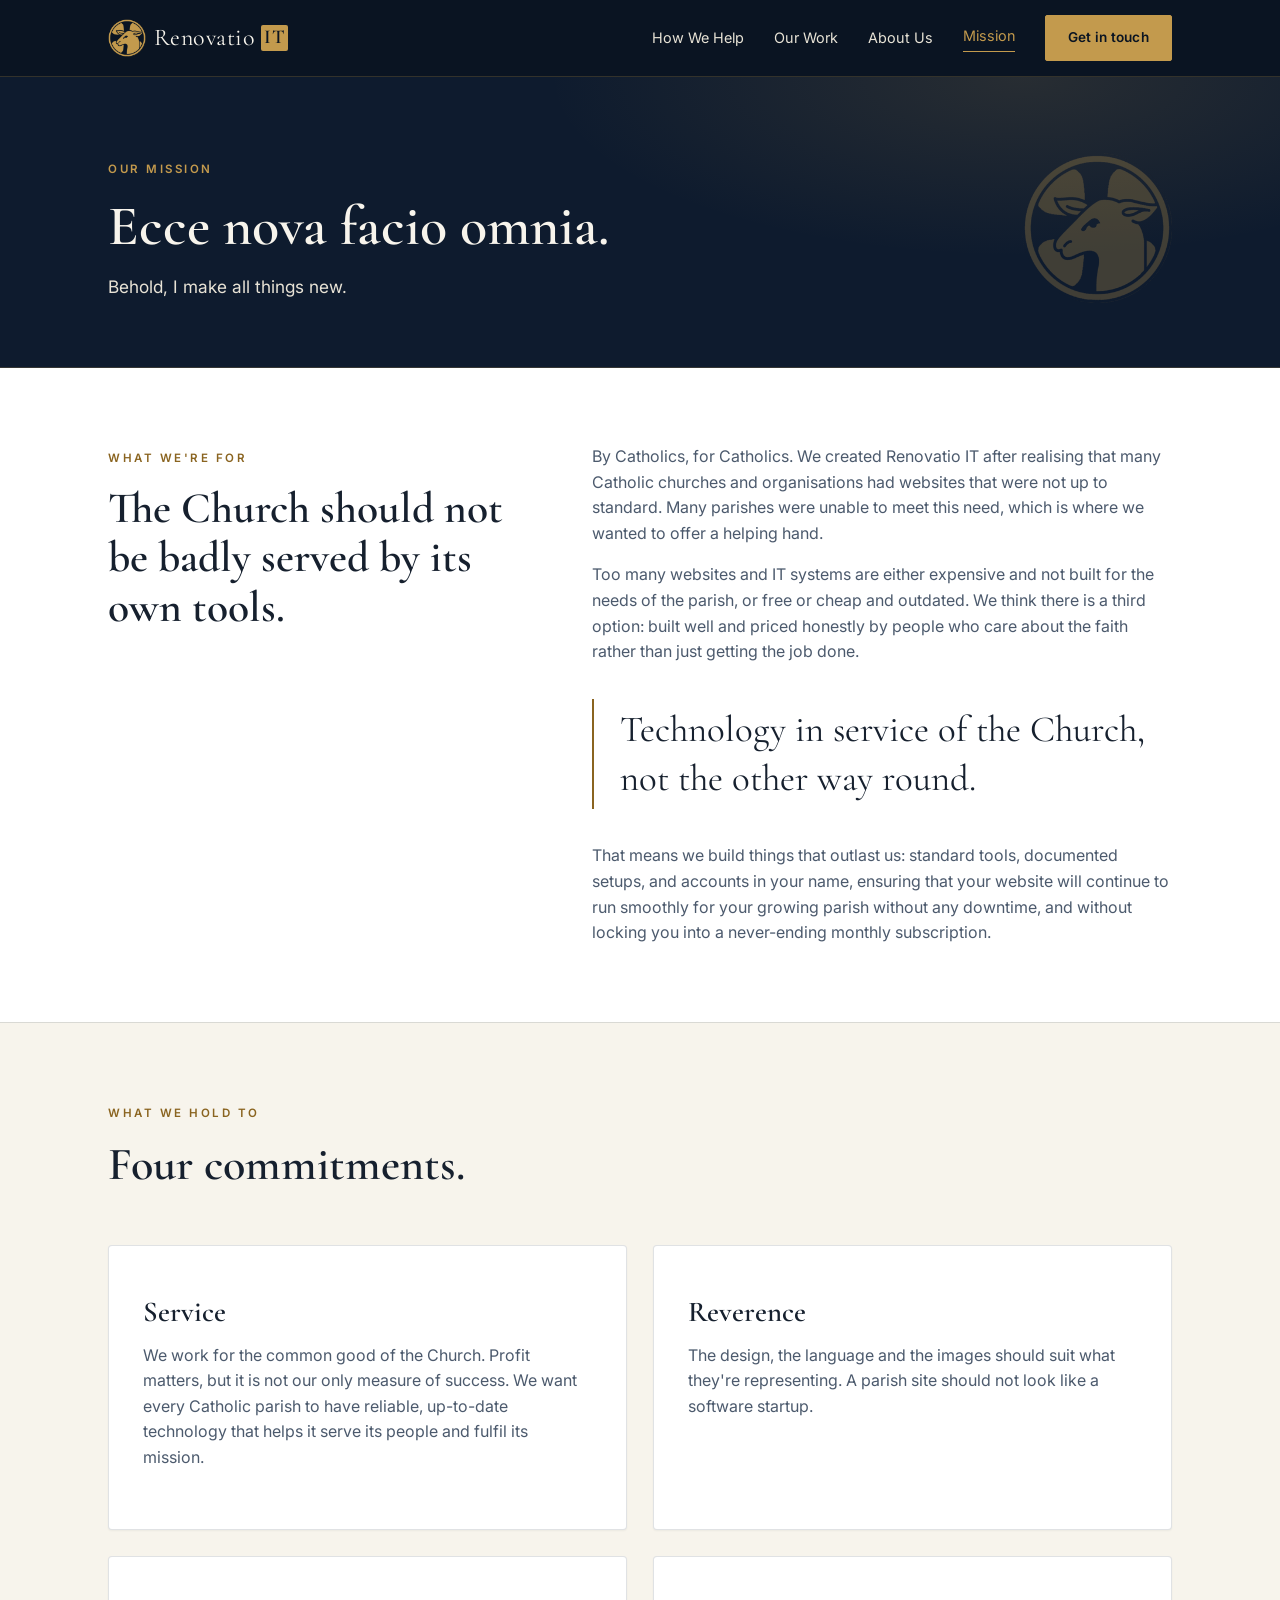
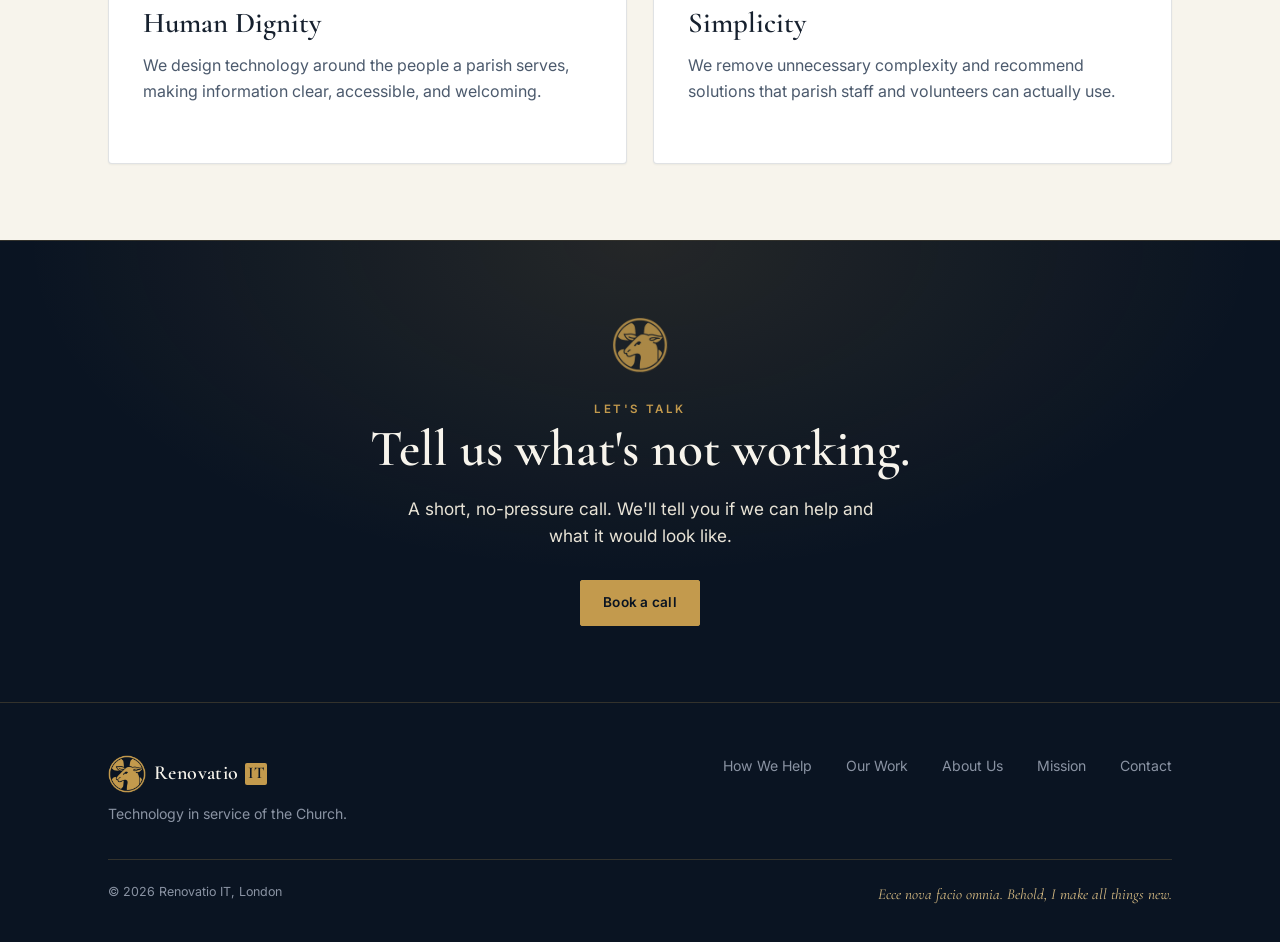
<file: mission/index.html>
<!DOCTYPE html>
<html lang="en">
<head>
<meta charset="UTF-8">
<meta name="viewport" content="width=device-width, initial-scale=1.0">
<title>Mission | Renovatio IT</title>
<meta name="description" content="Technology in service of the Church: what Renovatio IT is for, and the commitments we hold to.">
<link rel="icon" href="/assets/img/renovatio-mark.png">
<link rel="preconnect" href="https://fonts.googleapis.com">
<link rel="preconnect" href="https://fonts.gstatic.com" crossorigin>
<link href="https://fonts.googleapis.com/css2?family=Cormorant+Garamond:wght@500;600&family=Inter:wght@400;500;600&display=swap" rel="stylesheet">
<link rel="canonical" href="https://renovatioit.com/mission/">
<link rel="stylesheet" href="/assets/css/site.css">
</head>
<body>

<header class="site">
  <div class="wrap">
    <nav class="site">
      <a class="brand" href="/">
        <img class="mark" src="/assets/img/renovatio-mark.png" alt="" width="38" height="38">
        Renovatio<span class="it">IT</span>
      </a>
      <div class="navlinks">
        <a href="/how-we-help/">How We Help</a>
        <a href="/work/">Our Work</a>
        <a href="/about/">About Us</a>
        <a href="/mission/" class="is-active" aria-current="page">Mission</a>
        <a class="btn btn-gold" href="/contact/">Get in touch</a>
      </div>
      <button class="menu-btn" aria-label="Menu">☰</button>
    </nav>
  </div>
</header>

<main>

  <section class="page-head">
    <div class="wrap">
      <div>
        <span class="eyebrow">Our mission</span>
        <h1>Ecce nova facio omnia.</h1>
        <p>Behold, I make all things new.</p>
      </div>
      <img class="watermark" src="/assets/img/renovatio-mark.png" alt="">
    </div>
  </section>

  <section class="band band--white light">
    <div class="wrap">
      <div class="prose prose--wide">
        <div class="prose-head">
          <span class="eyebrow">What we're for</span>
          <h2>The Church should not be badly served by its own tools.</h2>
        </div>
        <div class="prose-body">
          <p>By Catholics, for Catholics. We created Renovatio IT after realising that many Catholic churches and organisations had websites that were not up to standard. Many parishes were unable to meet this need, which is where we wanted to offer a helping hand.</p>
          <p>Too many websites and IT systems are either expensive and not built for the needs of the parish, or free or cheap and outdated. We think there is a third option: built well and priced honestly by people who care about the faith rather than just getting the job done.</p>
          <div class="pull">Technology in service of the Church, not the other way round.</div>
          <p>That means we build things that outlast us: standard tools, documented setups, and accounts in your name, ensuring that your website will continue to run smoothly for your growing parish without any downtime, and without locking you into a never-ending monthly subscription.</p>
        </div>
      </div>
    </div>
  </section>

  <section class="band band--paper light">
    <div class="wrap">
      <div class="sec-head">
        <span class="eyebrow">What we hold to</span>
        <h2>Four commitments.</h2>
      </div>
      <div class="grid-2">
        <div class="card">
          <h3>Service</h3>
          <p>We work for the common good of the Church. Profit matters, but it is not our only measure of success. We want every Catholic parish to have reliable, up-to-date technology that helps it serve its people and fulfil its mission.</p>
        </div>
        <div class="card">
          <h3>Reverence</h3>
          <p>The design, the language and the images should suit what they're representing. A parish site should not look like a software startup.</p>
        </div>
        <div class="card">
          <h3>Human Dignity</h3>
          <p>We design technology around the people a parish serves, making information clear, accessible, and welcoming.</p>
        </div>
        <div class="card">
          <h3>Simplicity</h3>
          <p>We remove unnecessary complexity and recommend solutions that parish staff and volunteers can actually use.</p>
        </div>
      </div>
    </div>
  </section>

  <section class="band cta-band">
    <div class="wrap">
      <img class="cta-mark" src="/assets/img/renovatio-mark.png" alt="">
      <span class="eyebrow">Let's talk</span>
      <h2>Tell us what's not working.</h2>
      <p>A short, no-pressure call. We'll tell you if we can help and what it would look like.</p>
      <a class="btn btn-gold" href="/contact/">Book a call</a>
    </div>
  </section>

</main>

<footer class="site">
  <div class="wrap">
    <div class="foot-grid">
      <div>
        <a class="brand serif" href="/">
          <img class="mark" src="/assets/img/renovatio-mark.png" alt="">
          Renovatio<span class="it">IT</span>
        </a>
        <p class="foot-tag">Technology in service of the Church.</p>
      </div>
      <div class="foot-nav">
        <a href="/how-we-help/">How We Help</a>
        <a href="/work/">Our Work</a>
        <a href="/about/">About Us</a>
        <a href="/mission/">Mission</a>
        <a href="/contact/">Contact</a>
      </div>
    </div>
    <div class="foot-note">
      <span>© 2026 Renovatio IT, London</span>
      <span class="lat">Ecce nova facio omnia. Behold, I make all things new.</span>
    </div>
  </div>
</footer>

<script src="/assets/js/site.js"></script>
<!-- Cloudflare Web Analytics --><script type='module' src='https://static.cloudflareinsights.com/beacon.min.js' data-cf-beacon='{"token": "ae1b24069df44cdcb2edb2a5f4bd0624"}'></script><!-- End Cloudflare Web Analytics -->
</body>
</html>
</file>
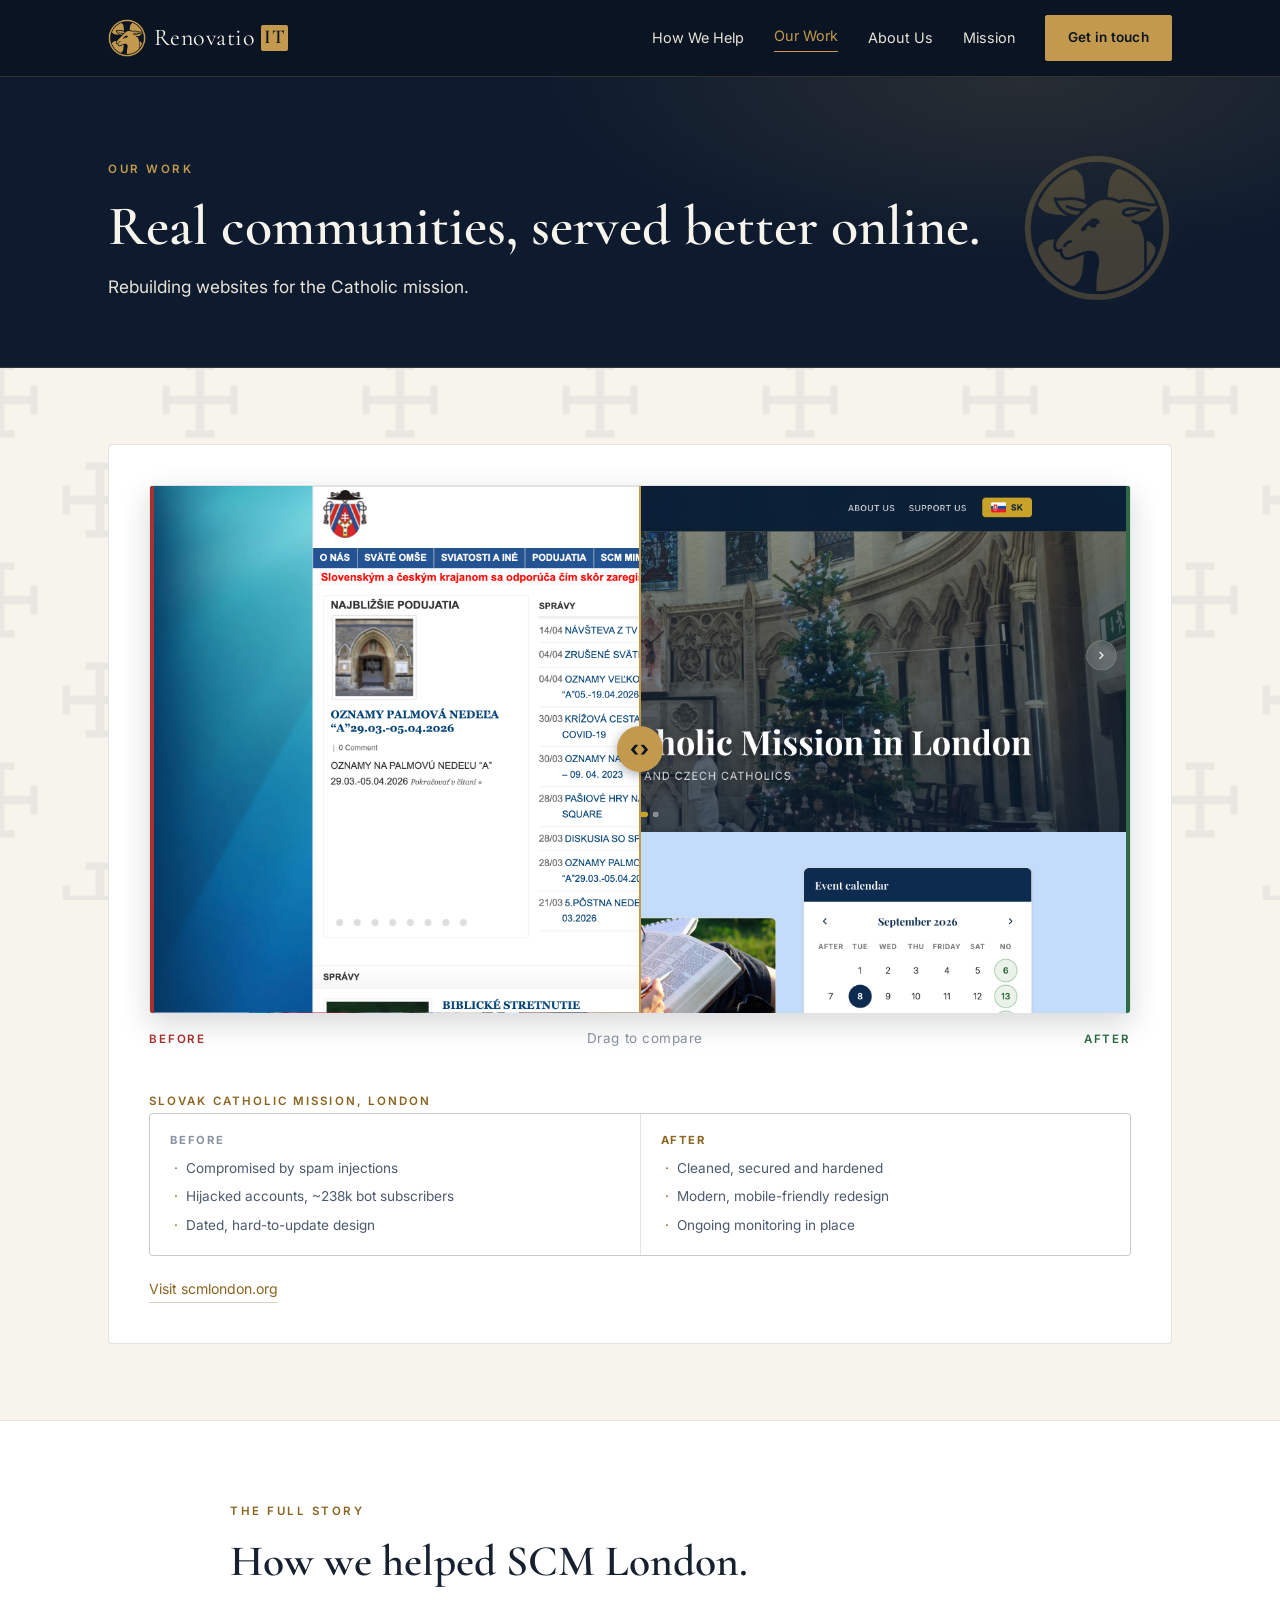
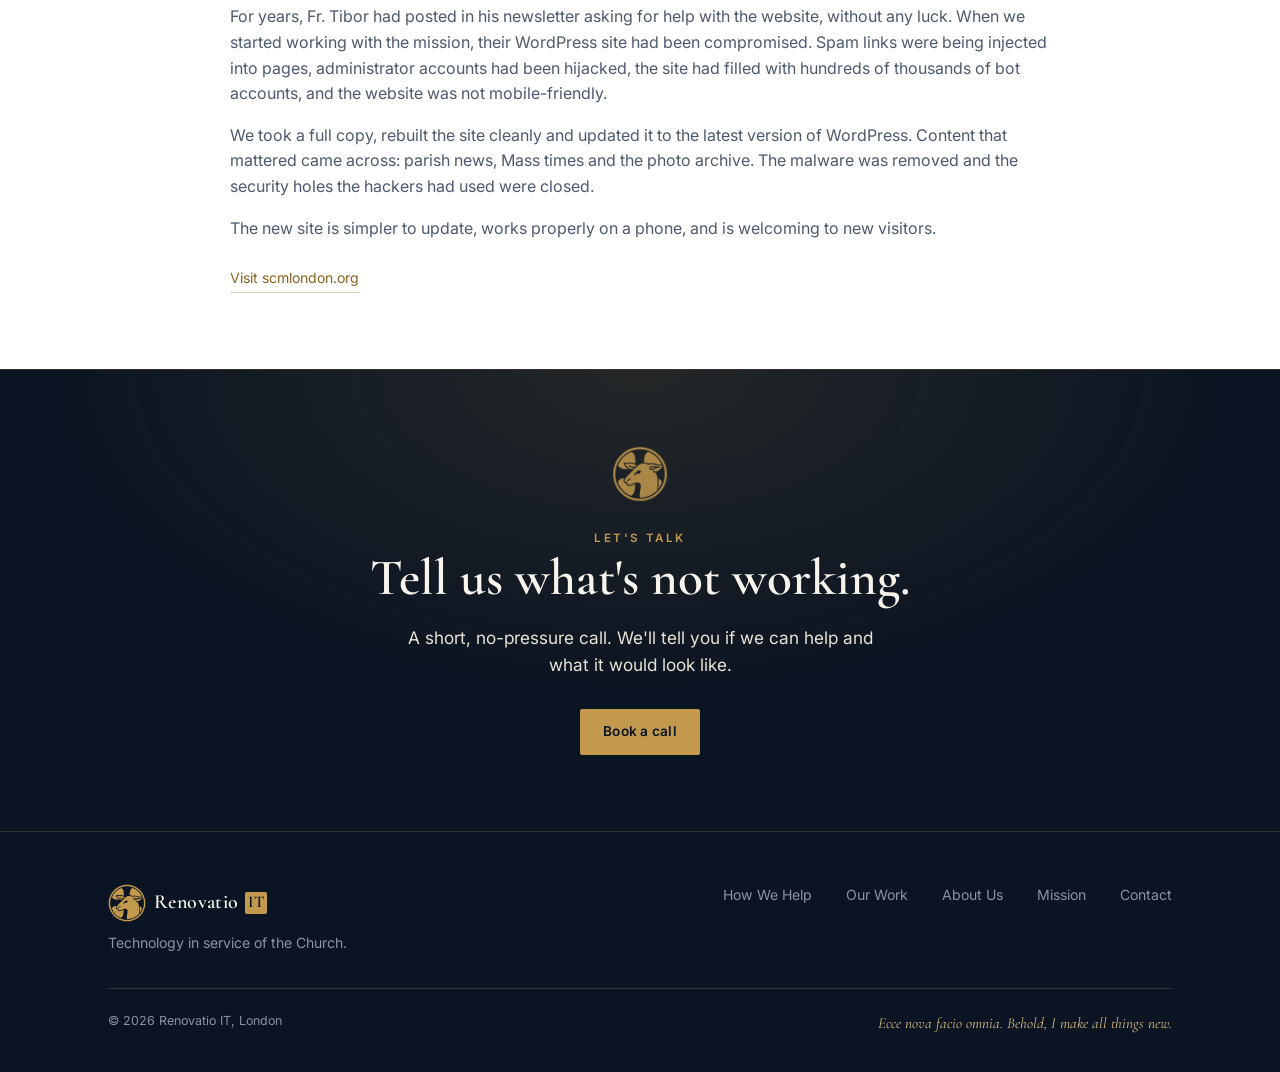
<file: work/index.html>
<!DOCTYPE html>
<html lang="en">
<head>
<meta charset="UTF-8">
<meta name="viewport" content="width=device-width, initial-scale=1.0">
<title>Our Work | Renovatio IT</title>
<meta name="description" content="Case studies from Renovatio IT, including the rescue and rebuild of the Slovak Catholic Mission's website in London.">
<link rel="icon" href="/assets/img/renovatio-mark.png">
<link rel="preconnect" href="https://fonts.googleapis.com">
<link rel="preconnect" href="https://fonts.gstatic.com" crossorigin>
<link href="https://fonts.googleapis.com/css2?family=Cormorant+Garamond:wght@500;600&family=Inter:wght@400;500;600&display=swap" rel="stylesheet">
<link rel="canonical" href="https://renovatioit.com/work/">
<link rel="stylesheet" href="/assets/css/site.css">
</head>
<body>

<header class="site">
  <div class="wrap">
    <nav class="site">
      <a class="brand" href="/">
        <img class="mark" src="/assets/img/renovatio-mark.png" alt="" width="38" height="38">
        Renovatio<span class="it">IT</span>
      </a>
      <div class="navlinks">
        <a href="/how-we-help/">How We Help</a>
        <a href="/work/" class="is-active" aria-current="page">Our Work</a>
        <a href="/about/">About Us</a>
        <a href="/mission/">Mission</a>
        <a class="btn btn-gold" href="/contact/">Get in touch</a>
      </div>
      <button class="menu-btn" aria-label="Menu">☰</button>
    </nav>
  </div>
</header>

<main>

  <section class="page-head">
    <div class="wrap">
      <div>
        <span class="eyebrow">Our work</span>
        <h1>Real communities, served better online.</h1>
        <p>Rebuilding websites for the Catholic mission.</p>
      </div>
      <img class="watermark" src="/assets/img/renovatio-mark.png" alt="">
    </div>
  </section>

  <section class="band band--paper light">
    <div class="wrap">
      <div class="case case--shots">
        <figure class="reveal" data-reveal>
          <div class="reveal-frame">
            <img src="/assets/img/scm-slovakia.png" alt="The Slovak Catholic Mission website after the rebuild: a clear layout with a photograph of the church, parish news and an events calendar." width="2880" height="1550" loading="lazy">
            <img class="reveal-old" src="/assets/img/old-scm-second-v.png" alt="The same website before the rebuild: a cluttered blue layout with a scrolling red notice and three competing sidebars." width="2880" height="1550" loading="lazy">
            <input class="reveal-range" type="range" min="0" max="100" value="50" step="0.1"
                   aria-label="Drag to compare the old Slovak Catholic Mission website with the rebuilt one">
            <div class="reveal-divider" aria-hidden="true"><span class="reveal-grip">&#8249;&#8250;</span></div>
          </div>
          <figcaption class="reveal-legend">
            <span class="when--before">Before</span>
            <span class="reveal-hint">Drag to compare</span>
            <span class="when--after">After</span>
          </figcaption>
        </figure>
        <div>
          <span class="org">Slovak Catholic Mission, London</span>
          <!-- PLACEHOLDER: Fr. Tibor quote – uncomment when real quote is received
          <blockquote>”Placeholder”</blockquote>
          <p class=”attrib”><strong>Fr. Tibor</strong>, Slovak Catholic Mission</p>
          -->
          <div class="ba">
            <div class="before">
              <h4>Before</h4>
              <ul>
                <li>Compromised by spam injections</li>
                <li>Hijacked accounts, ~238k bot subscribers</li>
                <li>Dated, hard-to-update design</li>
              </ul>
            </div>
            <div class="after">
              <h4>After</h4>
              <ul>
                <li>Cleaned, secured and hardened</li>
                <li>Modern, mobile-friendly redesign</li>
                <li>Ongoing monitoring in place</li>
              </ul>
            </div>
          </div>
          <div class="links">
            <a class="visit" href="https://www.scmlondon.org/" target="_blank" rel="noopener">Visit scmlondon.org</a>
          </div>
        </div>
      </div>
    </div>
  </section>

  <section class="band band--white light">
    <div class="wrap">
      <div class="prose prose--center">
        <span class="eyebrow">The full story</span>
        <h2>How we helped SCM London.</h2>
        <p>For years, Fr. Tibor had posted in his newsletter asking for help with the website, without any luck. When we started working with the mission, their WordPress site had been compromised. Spam links were being injected into pages, administrator accounts had been hijacked, the site had filled with hundreds of thousands of bot accounts, and the website was not mobile-friendly.</p>
        <p>We took a full copy, rebuilt the site cleanly and updated it to the latest version of WordPress. Content that mattered came across: parish news, Mass times and the photo archive. The malware was removed and the security holes the hackers had used were closed.</p>
        <p>The new site is simpler to update, works properly on a phone, and is welcoming to new visitors.</p>
        <a class="visit" href="https://www.scmlondon.org/" target="_blank" rel="noopener">Visit scmlondon.org</a>
      </div>
    </div>
  </section>

  <!-- HIDDEN: "Other work in progress" band. Delete these comment markers to show it again. -->
  <!--
  <section class="band band--paper light">
    <div class="wrap">
      <div class="sec-head">
        <span class="eyebrow">Also on the bench</span>
        <h2>Other work in progress.</h2>
      </div>
      <div class="grid-2">
        <div class="card">
          <span class="tag">In progress</span>
          <h3>Credo Verum</h3>
          <p>Catholic apologetics and catechesis published online, built to stay readable and fast as the library grows.</p>
        </div>
        <div class="card">
          <span class="tag">Available</span>
          <h3>Your parish here</h3>
          <p>We have room for a small number of new parishes this year. Early clients get more of our time, and we'd rather do a few things properly.</p>
        </div>
      </div>
    </div>
  </section>
  -->


  <section class="band cta-band">
    <div class="wrap">
      <img class="cta-mark" src="/assets/img/renovatio-mark.png" alt="">
      <span class="eyebrow">Let's talk</span>
      <h2>Tell us what's not working.</h2>
      <p>A short, no-pressure call. We'll tell you if we can help and what it would look like.</p>
      <a class="btn btn-gold" href="/contact/">Book a call</a>
    </div>
  </section>

</main>

<footer class="site">
  <div class="wrap">
    <div class="foot-grid">
      <div>
        <a class="brand serif" href="/">
          <img class="mark" src="/assets/img/renovatio-mark.png" alt="">
          Renovatio<span class="it">IT</span>
        </a>
        <p class="foot-tag">Technology in service of the Church.</p>
      </div>
      <div class="foot-nav">
        <a href="/how-we-help/">How We Help</a>
        <a href="/work/">Our Work</a>
        <a href="/about/">About Us</a>
        <a href="/mission/">Mission</a>
        <a href="/contact/">Contact</a>
      </div>
    </div>
    <div class="foot-note">
      <span>© 2026 Renovatio IT, London</span>
      <span class="lat">Ecce nova facio omnia. Behold, I make all things new.</span>
    </div>
  </div>
</footer>

<script src="/assets/js/site.js"></script>
<!-- Cloudflare Web Analytics --><script type='module' src='https://static.cloudflareinsights.com/beacon.min.js' data-cf-beacon='{"token": "ae1b24069df44cdcb2edb2a5f4bd0624"}'></script><!-- End Cloudflare Web Analytics -->
</body>
</html>
</file>
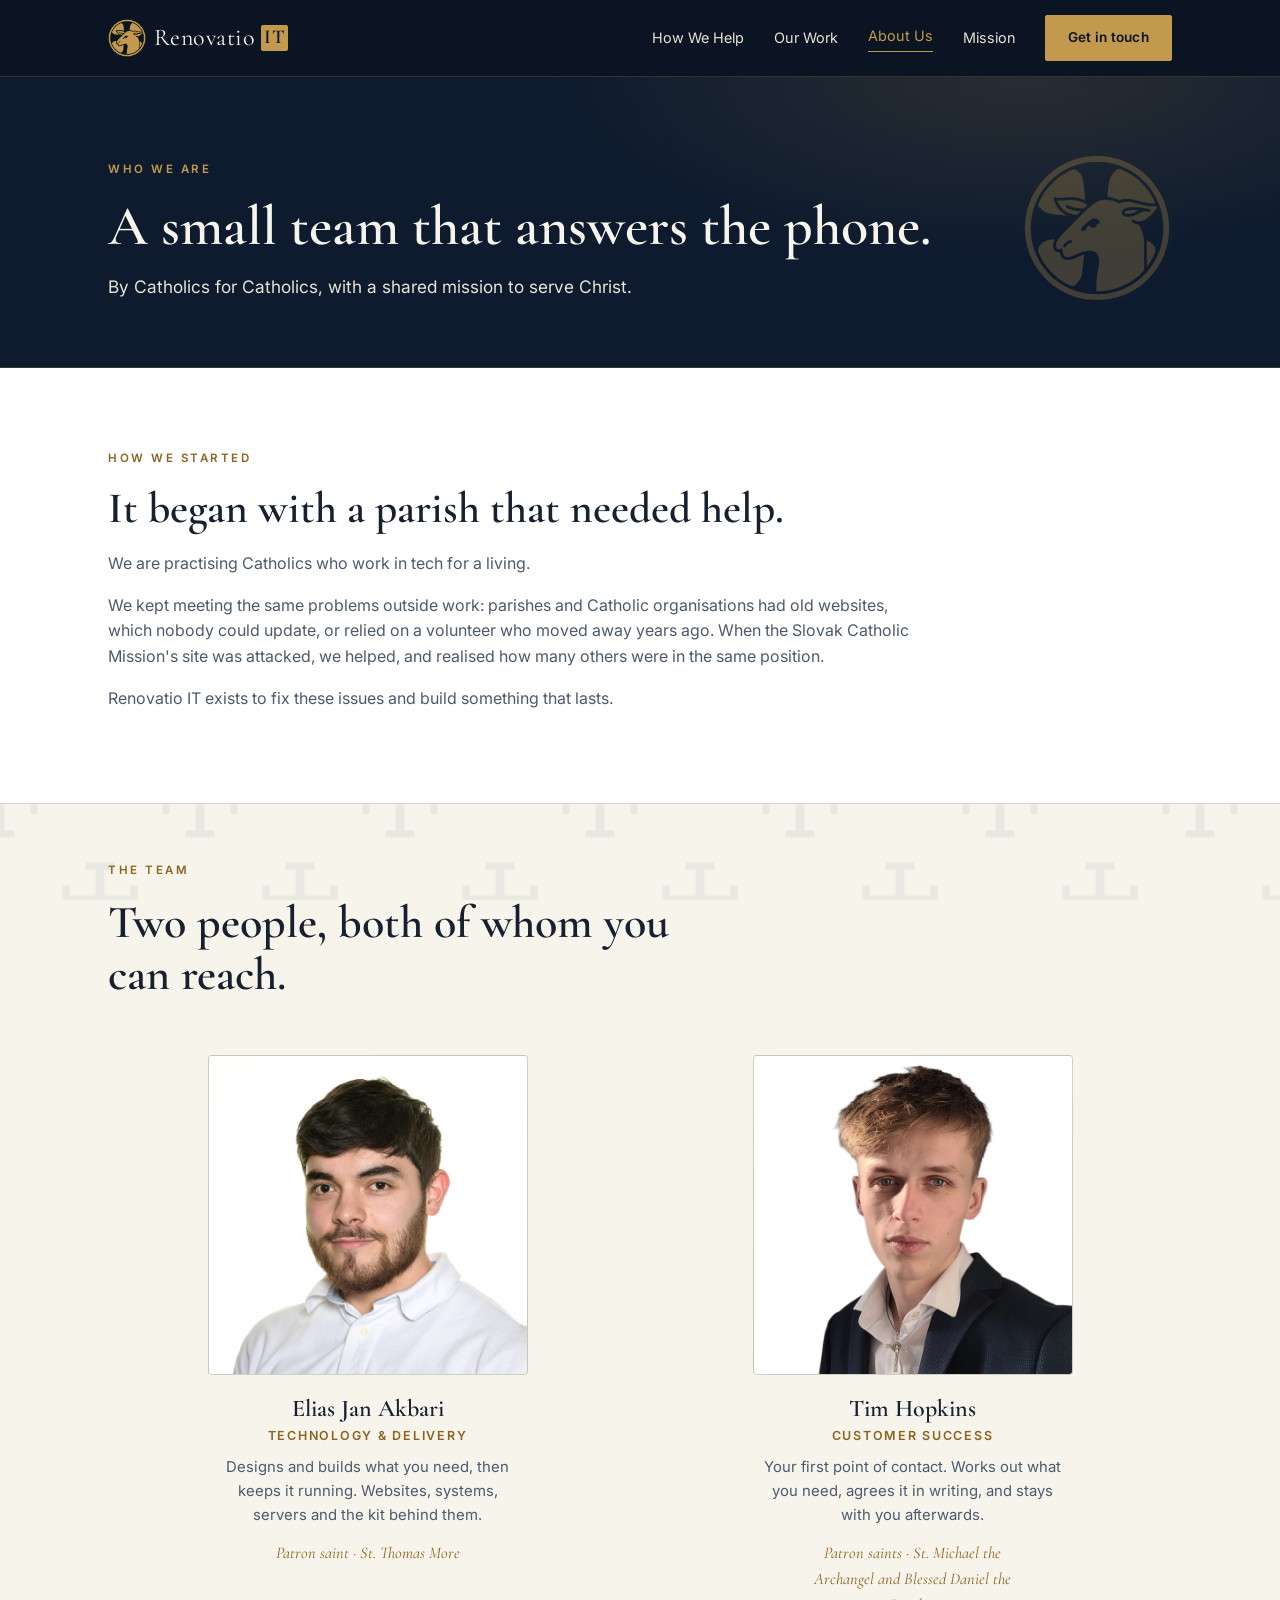
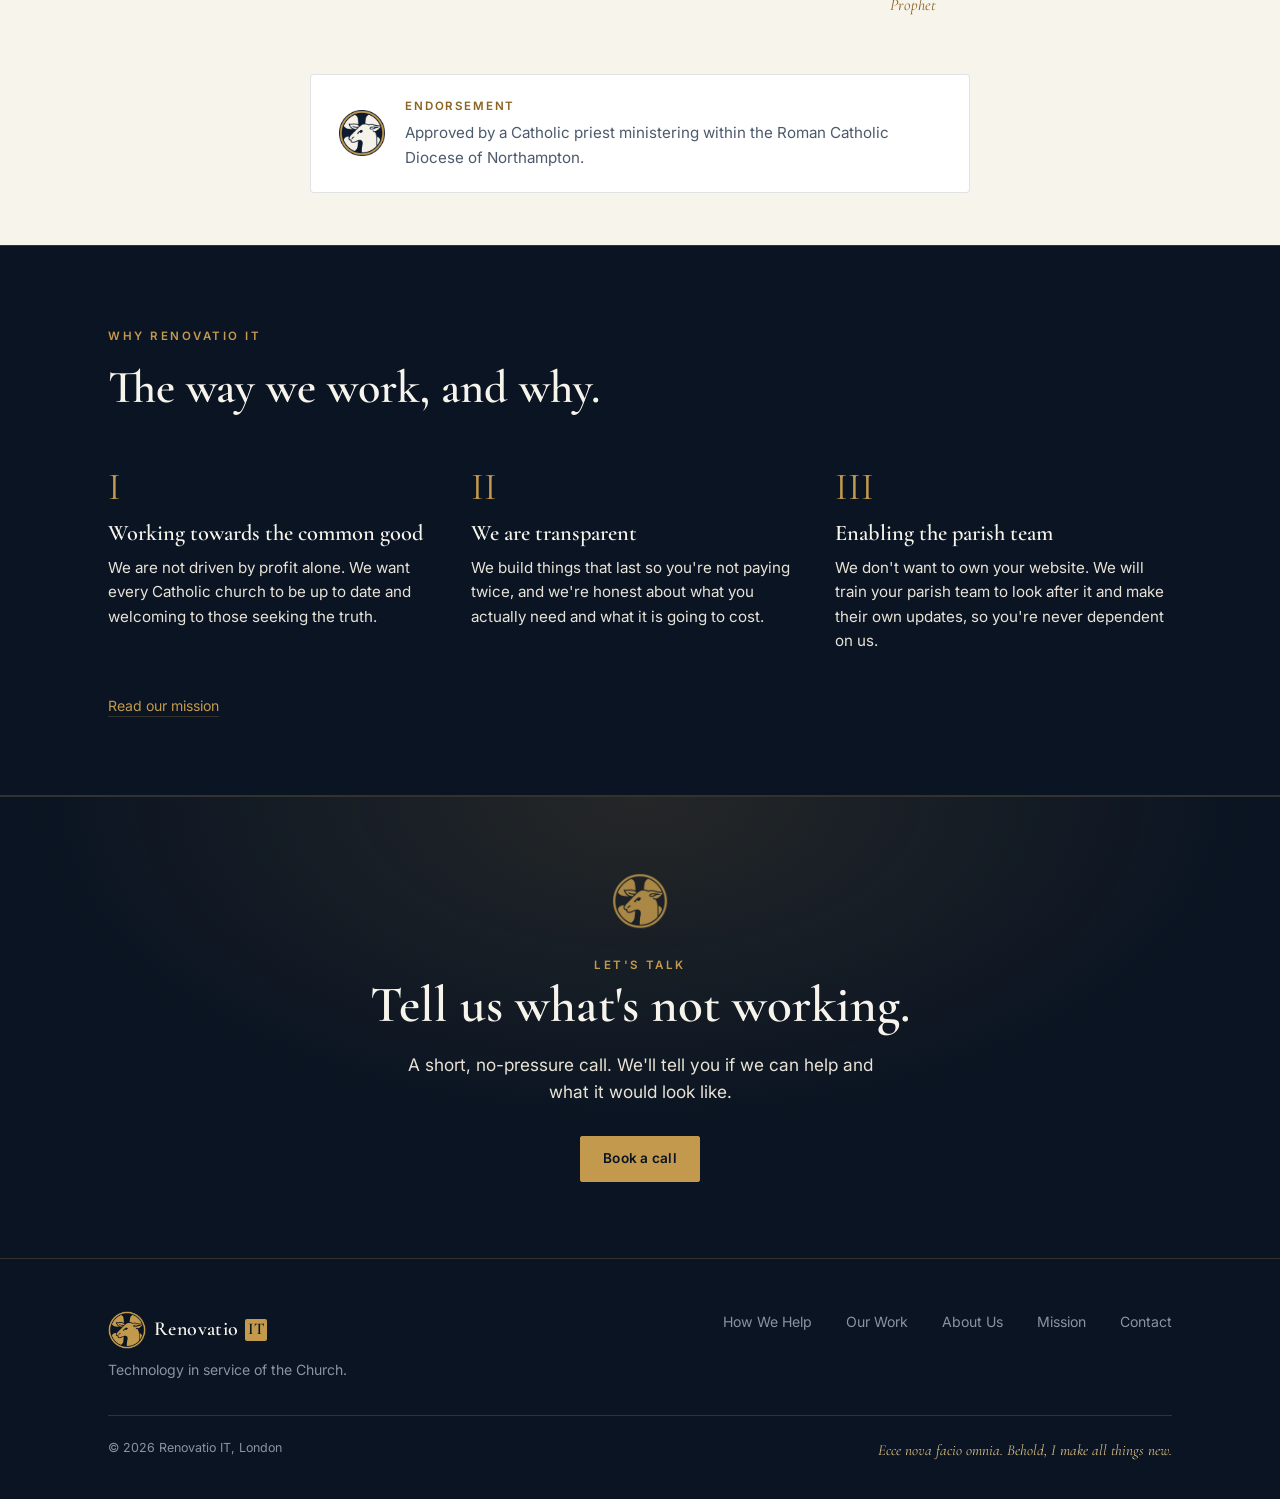
<file: about.html>
<!DOCTYPE html>
<html lang="en">
<head>
<meta charset="UTF-8">
<meta name="viewport" content="width=device-width, initial-scale=1.0">
<title>About Us | Renovatio IT</title>
<meta name="description" content="Renovatio IT is a small Catholic IT consultancy in London, run by practising Catholics who work in technology.">
<link rel="icon" href="assets/img/renovatio-mark.png">
<link rel="preconnect" href="https://fonts.googleapis.com">
<link rel="preconnect" href="https://fonts.gstatic.com" crossorigin>
<link href="https://fonts.googleapis.com/css2?family=Cormorant+Garamond:wght@500;600&family=Inter:wght@400;500;600&display=swap" rel="stylesheet">
<link rel="stylesheet" href="assets/css/site.css">
</head>
<body>

<header class="site">
  <div class="wrap">
    <nav class="site">
      <a class="brand" href="index.html">
        <img class="mark" src="assets/img/renovatio-mark.png" alt="" width="38" height="38">
        Renovatio<span class="it">IT</span>
      </a>
      <div class="navlinks">
        <a href="how-we-help.html">How We Help</a>
        <a href="work.html">Our Work</a>
        <a href="about.html" class="is-active" aria-current="page">About Us</a>
        <a href="mission.html">Mission</a>
        <a class="btn btn-gold" href="contact.html">Get in touch</a>
      </div>
      <button class="menu-btn" aria-label="Menu">☰</button>
    </nav>
  </div>
</header>

<main>

  <section class="page-head">
    <div class="wrap">
      <div>
        <span class="eyebrow">Who we are</span>
        <h1>A small team that answers the phone.</h1>
        <p>By Catholics for Catholics, with a shared mission to serve Christ.</p>
      </div>
      <img class="watermark" src="assets/img/renovatio-mark.png" alt="">
    </div>
  </section>

  <section class="band band--white light">
    <div class="wrap">
      <div class="prose prose--solo">
        <span class="eyebrow">How we started</span>
        <h2>It began with a parish that needed help.</h2>
        <p>We are practising Catholics who work in tech for a living.</p>
        <p>We kept meeting the same problems outside work: parishes and Catholic organisations had old websites, which nobody could update, or relied on a volunteer who moved away years ago. When the Slovak Catholic Mission's site was attacked, we helped, and realised how many others were in the same position.</p>
        <p>Renovatio IT exists to fix these issues and build something that lasts.</p>
      </div>
    </div>
  </section>

  <section class="band band--paper light band--tight">
    <div class="wrap">
      <div class="sec-head">
        <span class="eyebrow">The team</span>
        <h2>Two people, both of whom you can reach.</h2>
      </div>
      <div class="grid-2">
        <div class="member">
          <div class="avatar">
            <img src="assets/img/elias-jan-akbari.jpg" alt="Elias Jan Akbari" width="720" height="720" loading="lazy">
          </div>
          <h3>Elias Jan Akbari</h3>
          <div class="role">Technology &amp; Delivery</div>
          <p>Designs and builds what you need, then keeps it running. Websites, systems, servers and the kit behind them.</p>
          <p class="patron">Patron saint &middot; St. Thomas More</p>
        </div>
        <div class="member">
          <div class="avatar">
            <img src="assets/img/tim-hopkins.jpg" alt="Tim Hopkins" width="720" height="720" loading="lazy">
          </div>
          <h3>Tim Hopkins</h3>
          <div class="role">Customer Success</div>
          <p>Your first point of contact. Works out what you need, agrees it in writing, and stays with you afterwards.</p>
          <p class="patron">Patron saints &middot; St. Michael the Archangel and Blessed Daniel the Prophet</p>
        </div>
      </div>
      <div class="endorse">
        <img src="assets/img/renovatio-mark-light.png" alt="" width="46" height="46">
        <p><span class="who">Endorsement</span>Approved by a Catholic priest ministering within the Roman Catholic Diocese of Northampton.</p>
      </div>
    </div>
  </section>

  <!-- PERSONAL REFERENCES – uncomment when all quotes are confirmed/approved
  <section class=”band band--white light”>
    <div class=”wrap”>
      <div class=”sec-head sec-head--wide”>
        <span class=”eyebrow”>References</span>
        <h2>People who know us.</h2>
        <p>Catholics who can speak to who we are and how we work.</p>
      </div>
      <div class=”grid-2”>
        <figure class=”ref”>
          <blockquote>”I have known Tim for years. He is the one who actually follows a thing up when he says he will, and he would rather give you the honest answer than the easy one. If he tells you he can help your parish, he means it.”</blockquote>
          <figcaption>
            <img class=”ref-face” src=”assets/img/Daniel-Jahansouz.png” alt=”Daniel Jahansouz” width=”112” height=”112” loading=”lazy”>
            <div>
              <strong>Daniel Jahansouz</strong>
              <span class=”ref-who”>Catholic Author</span>
              <span class=”ref-rel”>On Tim Hopkins</span>
            </div>
          </figcaption>
        </figure>
        <figure class=”ref”>
          <blockquote>Placeholder</blockquote>
          <figcaption>
            <div>
              <strong>Referee name</strong>
              <span class=”ref-rel”>On Elias Jan Akbari</span>
            </div>
          </figcaption>
        </figure>
      </div>
    </div>
  </section>
  -->

  <section class="band band--deep section-crosses">
    <div class="wrap">
      <div class="sec-head">
        <span class="eyebrow">Why Renovatio IT</span>
        <h2>The way we work, and why.</h2>
      </div>
      <div class="grid-3">
        <div class="why-item">
          <div class="n">I</div>
          <h3>Working towards the common good</h3>
          <p>We are not driven by profit alone. We want every Catholic church to be up to date and welcoming to those seeking the truth.</p>
        </div>
        <div class="why-item">
          <div class="n">II</div>
          <h3>We are transparent</h3>
          <p>We build things that last so you're not paying twice, and we're honest about what you actually need and what it is going to cost.</p>
        </div>
        <div class="why-item">
          <div class="n">III</div>
          <h3>Enabling the parish team</h3>
          <p>We don't want to own your website. We will train your parish team to look after it and make their own updates, so you're never dependent on us.</p>
        </div>
      </div>
      <p class="sec-more"><a class="visit" href="mission.html">Read our mission</a></p>
    </div>
  </section>

  <section class="band cta-band">
    <div class="wrap">
      <img class="cta-mark" src="assets/img/renovatio-mark.png" alt="">
      <span class="eyebrow">Let's talk</span>
      <h2>Tell us what's not working.</h2>
      <p>A short, no-pressure call. We'll tell you if we can help and what it would look like.</p>
      <a class="btn btn-gold" href="contact.html">Book a call</a>
    </div>
  </section>

</main>

<footer class="site">
  <div class="wrap">
    <div class="foot-grid">
      <div>
        <a class="brand serif" href="index.html">
          <img class="mark" src="assets/img/renovatio-mark.png" alt="">
          Renovatio<span class="it">IT</span>
        </a>
        <p class="foot-tag">Technology in service of the Church.</p>
      </div>
      <div class="foot-nav">
        <a href="how-we-help.html">How We Help</a>
        <a href="work.html">Our Work</a>
        <a href="about.html">About Us</a>
        <a href="mission.html">Mission</a>
        <a href="contact.html">Contact</a>
      </div>
    </div>
    <div class="foot-note">
      <span>© 2026 Renovatio IT, London</span>
      <span class="lat">Ecce nova facio omnia. Behold, I make all things new.</span>
    </div>
  </div>
</footer>

<script src="assets/js/site.js"></script>
</body>
</html>
</file>
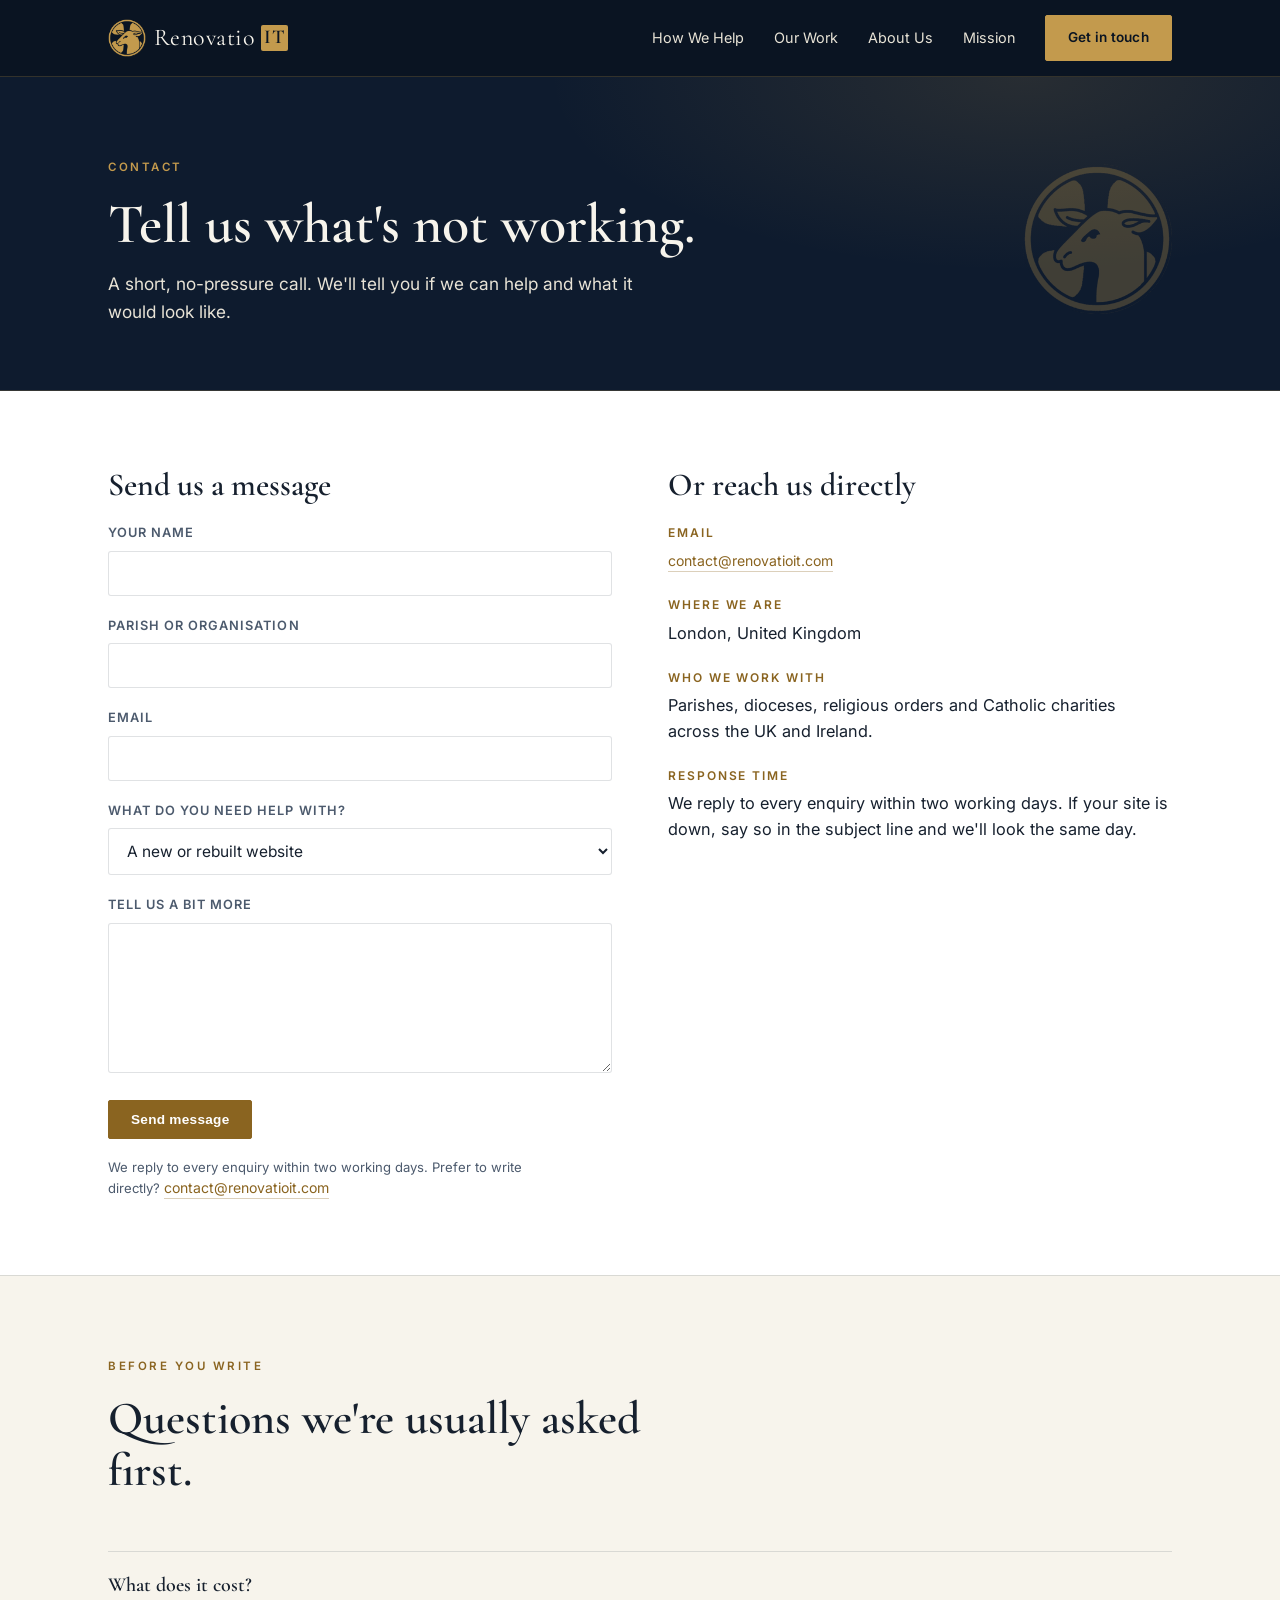
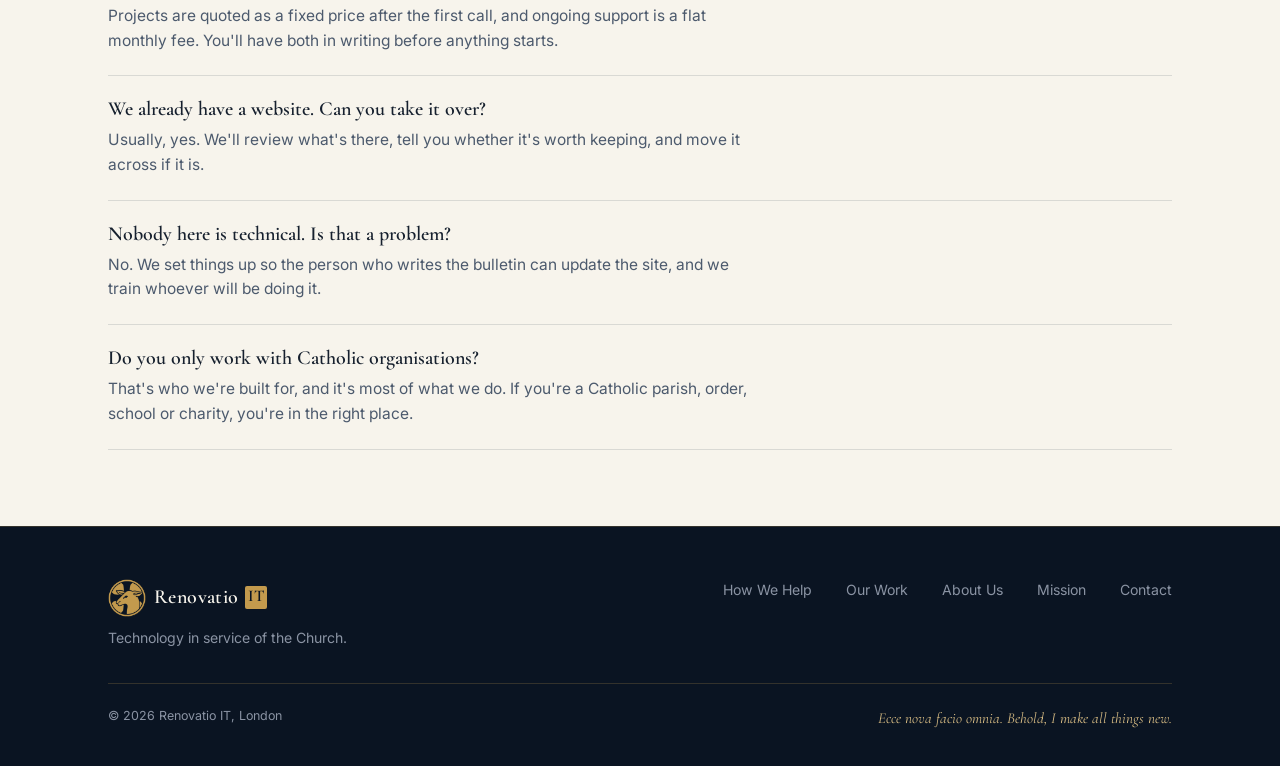
<file: contact.html>
<!DOCTYPE html>
<html lang="en">
<head>
<meta charset="UTF-8">
<meta name="viewport" content="width=device-width, initial-scale=1.0">
<title>Contact | Renovatio IT</title>
<meta name="description" content="Get in touch with Renovatio IT about a website, a security problem, or ongoing support for your parish.">
<link rel="icon" href="assets/img/renovatio-mark.png">
<link rel="preconnect" href="https://fonts.googleapis.com">
<link rel="preconnect" href="https://fonts.gstatic.com" crossorigin>
<link href="https://fonts.googleapis.com/css2?family=Cormorant+Garamond:wght@500;600&family=Inter:wght@400;500;600&display=swap" rel="stylesheet">
<link rel="stylesheet" href="assets/css/site.css">
</head>
<body>

<header class="site">
  <div class="wrap">
    <nav class="site">
      <a class="brand" href="index.html">
        <img class="mark" src="assets/img/renovatio-mark.png" alt="" width="38" height="38">
        Renovatio<span class="it">IT</span>
      </a>
      <div class="navlinks">
        <a href="how-we-help.html">How We Help</a>
        <a href="work.html">Our Work</a>
        <a href="about.html">About Us</a>
        <a href="mission.html">Mission</a>
        <a class="btn btn-gold is-active" href="contact.html" aria-current="page">Get in touch</a>
      </div>
      <button class="menu-btn" aria-label="Menu">☰</button>
    </nav>
  </div>
</header>

<main>

  <section class="page-head">
    <div class="wrap">
      <div>
        <span class="eyebrow">Contact</span>
        <h1>Tell us what's not working.</h1>
        <p>A short, no-pressure call. We'll tell you if we can help and what it would look like.</p>
      </div>
      <img class="watermark" src="assets/img/renovatio-mark.png" alt="">
    </div>
  </section>

  <section class="band band--white light">
    <div class="wrap contact-grid">
      <div>
        <h2 style="font-size:2rem;margin-bottom:20px">Send us a message</h2>
        <form action="https://formsubmit.co/ajax/contact@renovatioit.com" method="POST"
              data-contact>
          <input type="hidden" name="_captcha" value="false">
          <input type="text" name="_honey" style="display:none" tabindex="-1" autocomplete="off">
          <label class="field">
            <span>Your name</span>
            <input type="text" name="name" required autocomplete="name">
          </label>
          <label class="field">
            <span>Parish or organisation</span>
            <input type="text" name="organisation" autocomplete="organization">
          </label>
          <label class="field">
            <span>Email</span>
            <input type="email" name="email" required autocomplete="email">
          </label>
          <label class="field">
            <span>What do you need help with?</span>
            <select name="topic">
              <option>A new or rebuilt website</option>
              <option>Something is broken or hacked</option>
              <option>Ongoing support and hosting</option>
              <option>Email and domains</option>
              <option>Something else</option>
            </select>
          </label>
          <label class="field">
            <span>Tell us a bit more</span>
            <textarea name="message" required></textarea>
          </label>
          <button class="btn btn-gold" type="submit">Send message</button>
          <p class="form-note">We reply to every enquiry within two working days. Prefer to write directly?
            <a class="visit" href="mailto:contact@renovatioit.com">contact@renovatioit.com</a></p>
        </form>
      </div>
      <div>
        <h2 style="font-size:2rem;margin-bottom:20px">Or reach us directly</h2>
        <dl class="detail-list">
          <div>
            <dt>Email</dt>
            <dd><a class="visit" href="mailto:contact@renovatioit.com">contact@renovatioit.com</a></dd>
          </div>
          <div>
            <dt>Where we are</dt>
            <dd>London, United Kingdom</dd>
          </div>
          <div>
            <dt>Who we work with</dt>
            <dd>Parishes, dioceses, religious orders and Catholic charities across the UK and Ireland.</dd>
          </div>
          <div>
            <dt>Response time</dt>
            <dd>We reply to every enquiry within two working days. If your site is down, say so in the subject line and we'll look the same day.</dd>
          </div>
        </dl>
      </div>
    </div>
  </section>

  <section class="band band--paper light">
    <div class="wrap">
      <div class="sec-head">
        <span class="eyebrow">Before you write</span>
        <h2>Questions we're usually asked first.</h2>
      </div>
      <div class="faq">
        <h3>What does it cost?</h3>
        <p>Projects are quoted as a fixed price after the first call, and ongoing support is a flat monthly fee. You'll have both in writing before anything starts.</p>
      </div>
      <div class="faq">
        <h3>We already have a website. Can you take it over?</h3>
        <p>Usually, yes. We'll review what's there, tell you whether it's worth keeping, and move it across if it is.</p>
      </div>
      <div class="faq">
        <h3>Nobody here is technical. Is that a problem?</h3>
        <p>No. We set things up so the person who writes the bulletin can update the site, and we train whoever will be doing it.</p>
      </div>
      <div class="faq">
        <h3>Do you only work with Catholic organisations?</h3>
        <p>That's who we're built for, and it's most of what we do. If you're a Catholic parish, order, school or charity, you're in the right place.</p>
      </div>
    </div>
  </section>

</main>

<footer class="site">
  <div class="wrap">
    <div class="foot-grid">
      <div>
        <a class="brand serif" href="index.html">
          <img class="mark" src="assets/img/renovatio-mark.png" alt="">
          Renovatio<span class="it">IT</span>
        </a>
        <p class="foot-tag">Technology in service of the Church.</p>
      </div>
      <div class="foot-nav">
        <a href="how-we-help.html">How We Help</a>
        <a href="work.html">Our Work</a>
        <a href="about.html">About Us</a>
        <a href="mission.html">Mission</a>
        <a href="contact.html">Contact</a>
      </div>
    </div>
    <div class="foot-note">
      <span>© 2026 Renovatio IT, London</span>
      <span class="lat">Ecce nova facio omnia. Behold, I make all things new.</span>
    </div>
  </div>
</footer>

<script src="assets/js/site.js"></script>
</body>
</html>
</file>
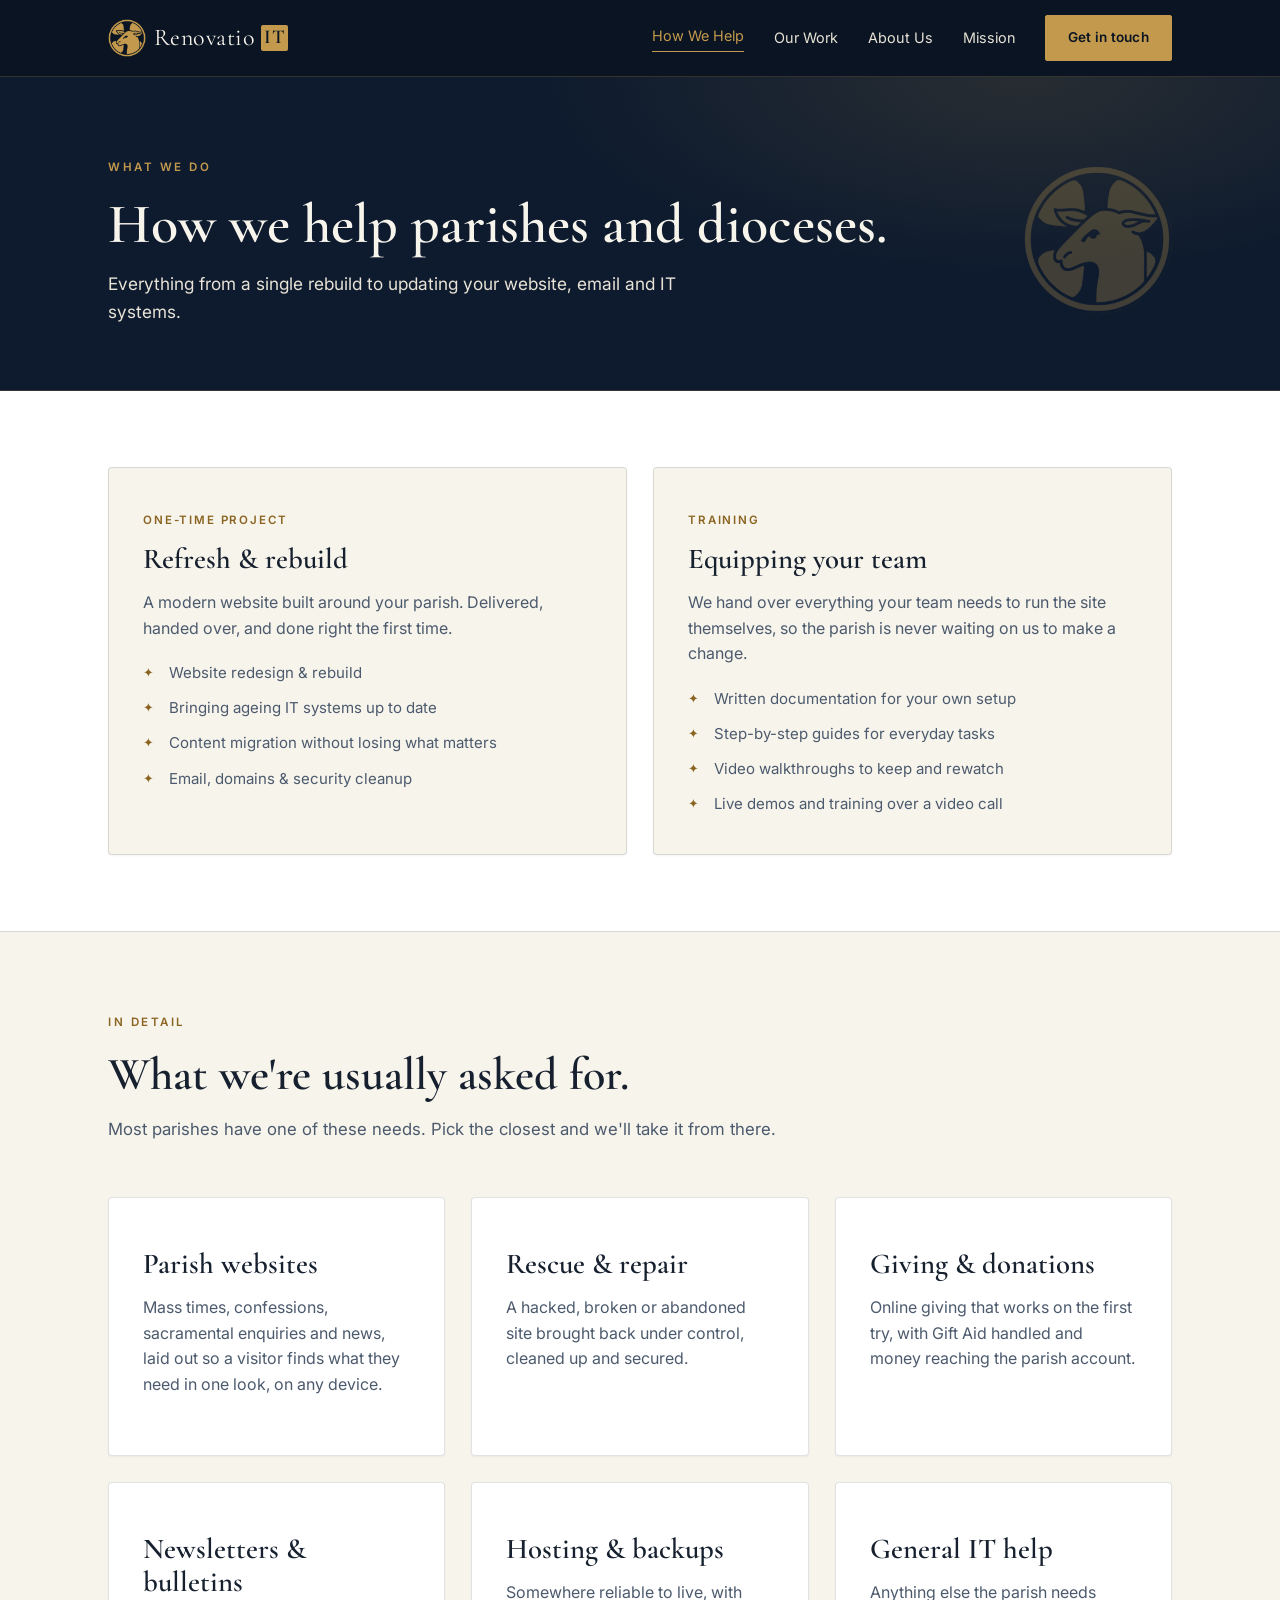
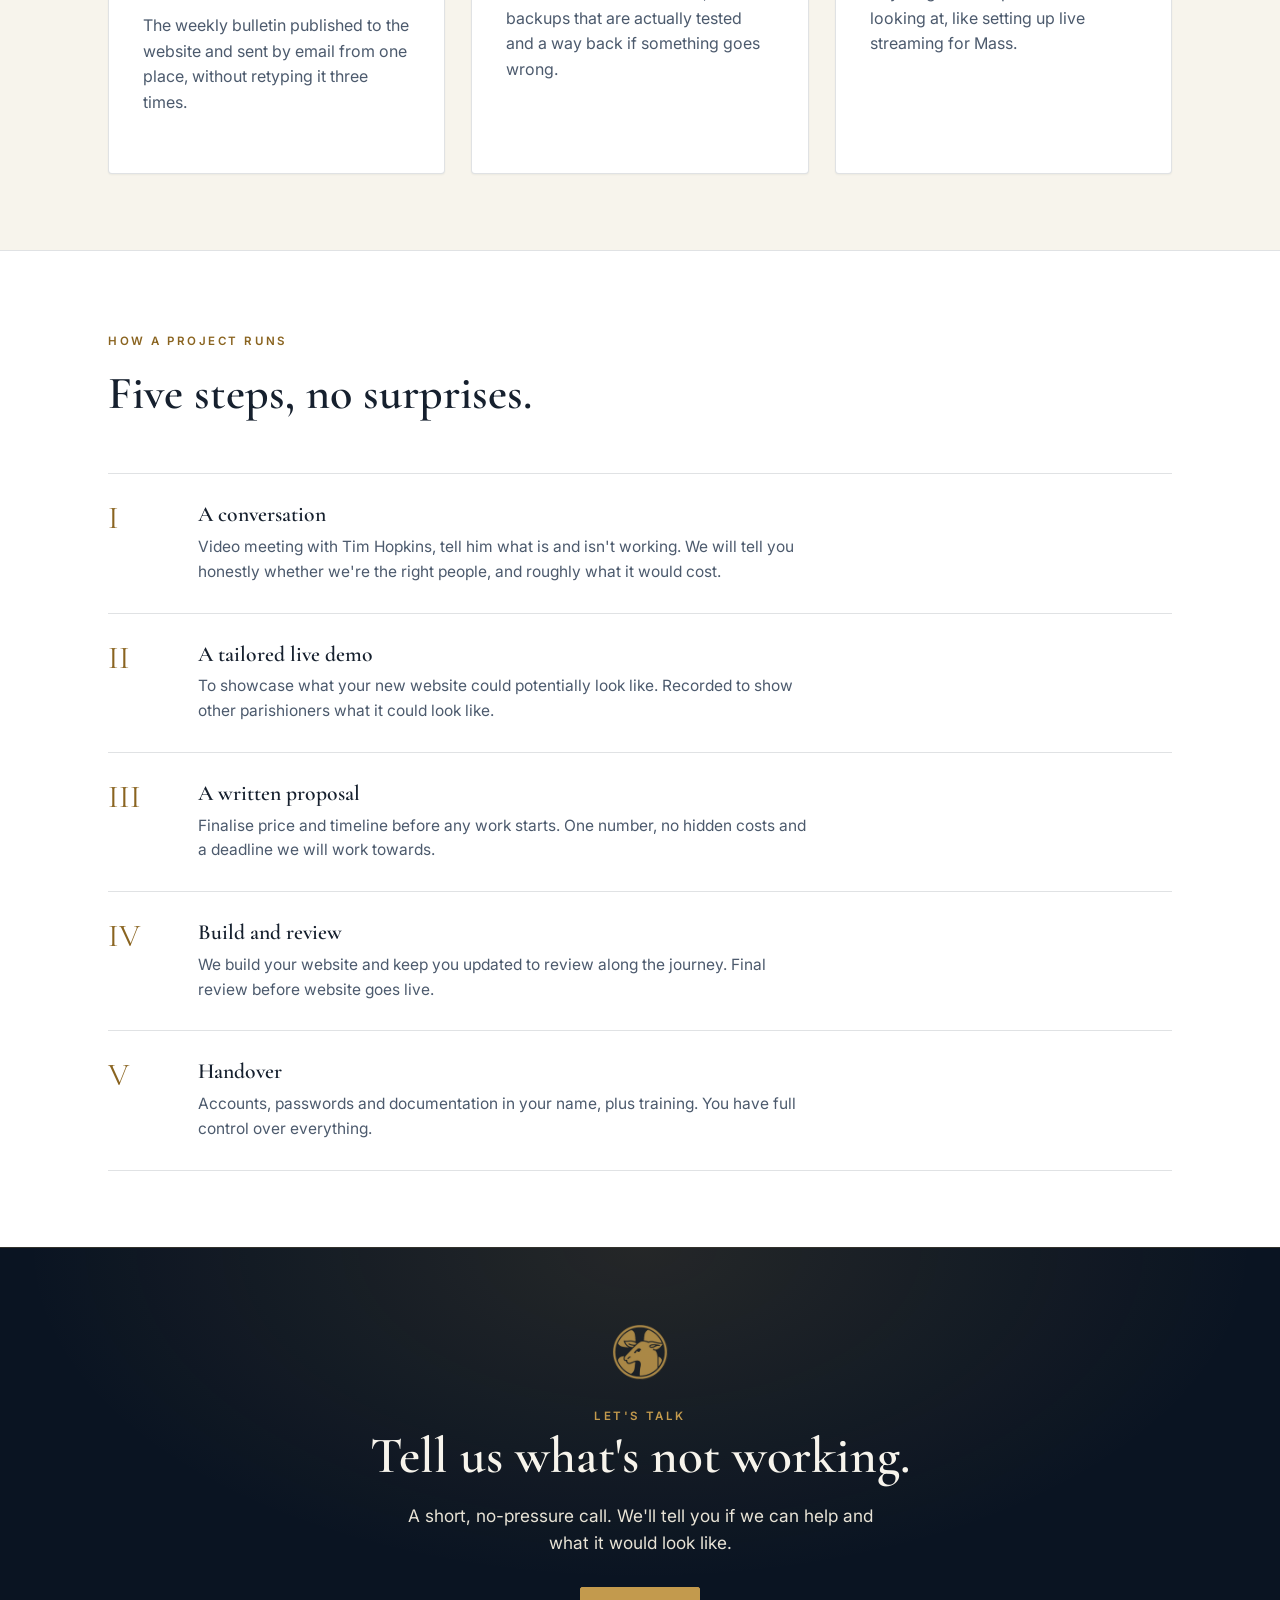
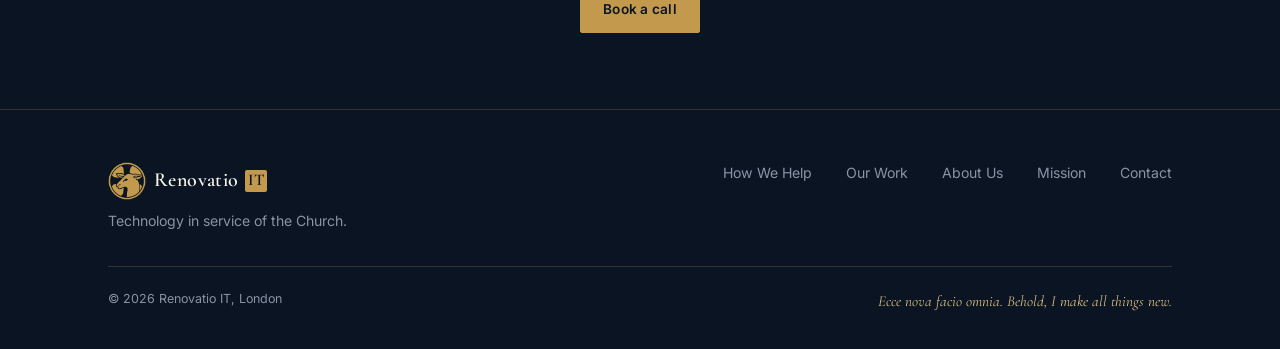
<file: how-we-help.html>
<!DOCTYPE html>
<html lang="en">
<head>
<meta charset="UTF-8">
<meta name="viewport" content="width=device-width, initial-scale=1.0">
<title>How We Help | Renovatio IT</title>
<meta name="description" content="Website rebuilds, ageing IT systems brought up to date, hosting and ongoing support for Catholic parishes and organisations.">
<link rel="icon" href="assets/img/renovatio-mark.png">
<link rel="preconnect" href="https://fonts.googleapis.com">
<link rel="preconnect" href="https://fonts.gstatic.com" crossorigin>
<link href="https://fonts.googleapis.com/css2?family=Cormorant+Garamond:wght@500;600&family=Inter:wght@400;500;600&display=swap" rel="stylesheet">
<link rel="stylesheet" href="assets/css/site.css">
</head>
<body>

<header class="site">
  <div class="wrap">
    <nav class="site">
      <a class="brand" href="index.html">
        <img class="mark" src="assets/img/renovatio-mark.png" alt="" width="38" height="38">
        Renovatio<span class="it">IT</span>
      </a>
      <div class="navlinks">
        <a href="how-we-help.html" class="is-active" aria-current="page">How We Help</a>
        <a href="work.html">Our Work</a>
        <a href="about.html">About Us</a>
        <a href="mission.html">Mission</a>
        <a class="btn btn-gold" href="contact.html">Get in touch</a>
      </div>
      <button class="menu-btn" aria-label="Menu">☰</button>
    </nav>
  </div>
</header>

<main>

  <section class="page-head">
    <div class="wrap">
      <div>
        <span class="eyebrow">What we do</span>
        <h1>How we help parishes and dioceses.</h1>
        <p>Everything from a single rebuild to updating your website, email and IT systems.</p>
      </div>
      <img class="watermark" src="assets/img/renovatio-mark.png" alt="">
    </div>
  </section>

  <section class="band band--white light">
    <div class="wrap">
      <div class="grid-2">
        <div class="card">
          <span class="tag">One-time project</span>
          <h3>Refresh &amp; rebuild</h3>
          <p>A modern website built around your parish. Delivered, handed over, and done right the first time.</p>
          <ul>
            <li>Website redesign &amp; rebuild</li>
            <li>Bringing ageing IT systems up to date</li>
            <li>Content migration without losing what matters</li>
            <li>Email, domains &amp; security cleanup</li>
          </ul>
        </div>
        <div class="card">
          <span class="tag">Training</span>
          <h3>Equipping your team</h3>
          <p>We hand over everything your team needs to run the site themselves, so the parish is never waiting on us to make a change.</p>
          <ul>
            <li>Written documentation for your own setup</li>
            <li>Step-by-step guides for everyday tasks</li>
            <li>Video walkthroughs to keep and rewatch</li>
            <li>Live demos and training over a video call</li>
          </ul>
        </div>
      </div>
    </div>
  </section>

  <section class="band band--paper light">
    <div class="wrap">
      <div class="sec-head sec-head--wide">
        <span class="eyebrow">In detail</span>
        <h2>What we're usually asked for.</h2>
        <p>Most parishes have one of these needs. Pick the closest and we'll take it from there.</p>
      </div>
      <div class="grid-3">
        <div class="card">
          <h3>Parish websites</h3>
          <p>Mass times, confessions, sacramental enquiries and news, laid out so a visitor finds what they need in one look, on any device.</p>
        </div>
        <div class="card">
          <h3>Rescue &amp; repair</h3>
          <p>A hacked, broken or abandoned site brought back under control, cleaned up and secured.</p>
        </div>
        <div class="card">
          <h3>Giving &amp; donations</h3>
          <p>Online giving that works on the first try, with Gift Aid handled and money reaching the parish account.</p>
        </div>
        <div class="card">
          <h3>Newsletters &amp; bulletins</h3>
          <p>The weekly bulletin published to the website and sent by email from one place, without retyping it three times.</p>
        </div>
        <div class="card">
          <h3>Hosting &amp; backups</h3>
          <p>Somewhere reliable to live, with backups that are actually tested and a way back if something goes wrong.</p>
        </div>
        <div class="card">
          <h3>General IT help</h3>
          <p>Anything else the parish needs looking at, like setting up live streaming for Mass.</p>
        </div>
      </div>
    </div>
  </section>

  <section class="band band--white light">
    <div class="wrap">
      <div class="sec-head">
        <span class="eyebrow">How a project runs</span>
        <h2>Five steps, no surprises.</h2>
      </div>
      <div class="steps">
        <div class="step">
          <div class="num">I</div>
          <div>
            <h3>A conversation</h3>
            <p>Video meeting with Tim Hopkins, tell him what is and isn't working. We will tell you honestly whether we're the right people, and roughly what it would cost.</p>
          </div>
        </div>
        <div class="step">
          <div class="num">II</div>
          <div>
            <h3>A tailored live demo</h3>
            <p>To showcase what your new website could potentially look like. Recorded to show other parishioners what it could look like.</p>
          </div>
        </div>
        <div class="step">
          <div class="num">III</div>
          <div>
            <h3>A written proposal</h3>
            <p>Finalise price and timeline before any work starts. One number, no hidden costs and a deadline we will work towards.</p>
          </div>
        </div>
        <div class="step">
          <div class="num">IV</div>
          <div>
            <h3>Build and review</h3>
            <p>We build your website and keep you updated to review along the journey. Final review before website goes live.</p>
          </div>
        </div>
        <div class="step">
          <div class="num">V</div>
          <div>
            <h3>Handover</h3>
            <p>Accounts, passwords and documentation in your name, plus training. You have full control over everything.</p>
          </div>
        </div>
      </div>
    </div>
  </section>

  <section class="band cta-band">
    <div class="wrap">
      <img class="cta-mark" src="assets/img/renovatio-mark.png" alt="">
      <span class="eyebrow">Let's talk</span>
      <h2>Tell us what's not working.</h2>
      <p>A short, no-pressure call. We'll tell you if we can help and what it would look like.</p>
      <a class="btn btn-gold" href="contact.html">Book a call</a>
    </div>
  </section>

</main>

<footer class="site">
  <div class="wrap">
    <div class="foot-grid">
      <div>
        <a class="brand serif" href="index.html">
          <img class="mark" src="assets/img/renovatio-mark.png" alt="">
          Renovatio<span class="it">IT</span>
        </a>
        <p class="foot-tag">Technology in service of the Church.</p>
      </div>
      <div class="foot-nav">
        <a href="how-we-help.html">How We Help</a>
        <a href="work.html">Our Work</a>
        <a href="about.html">About Us</a>
        <a href="mission.html">Mission</a>
        <a href="contact.html">Contact</a>
      </div>
    </div>
    <div class="foot-note">
      <span>© 2026 Renovatio IT, London</span>
      <span class="lat">Ecce nova facio omnia. Behold, I make all things new.</span>
    </div>
  </div>
</footer>

<script src="assets/js/site.js"></script>
</body>
</html>
</file>
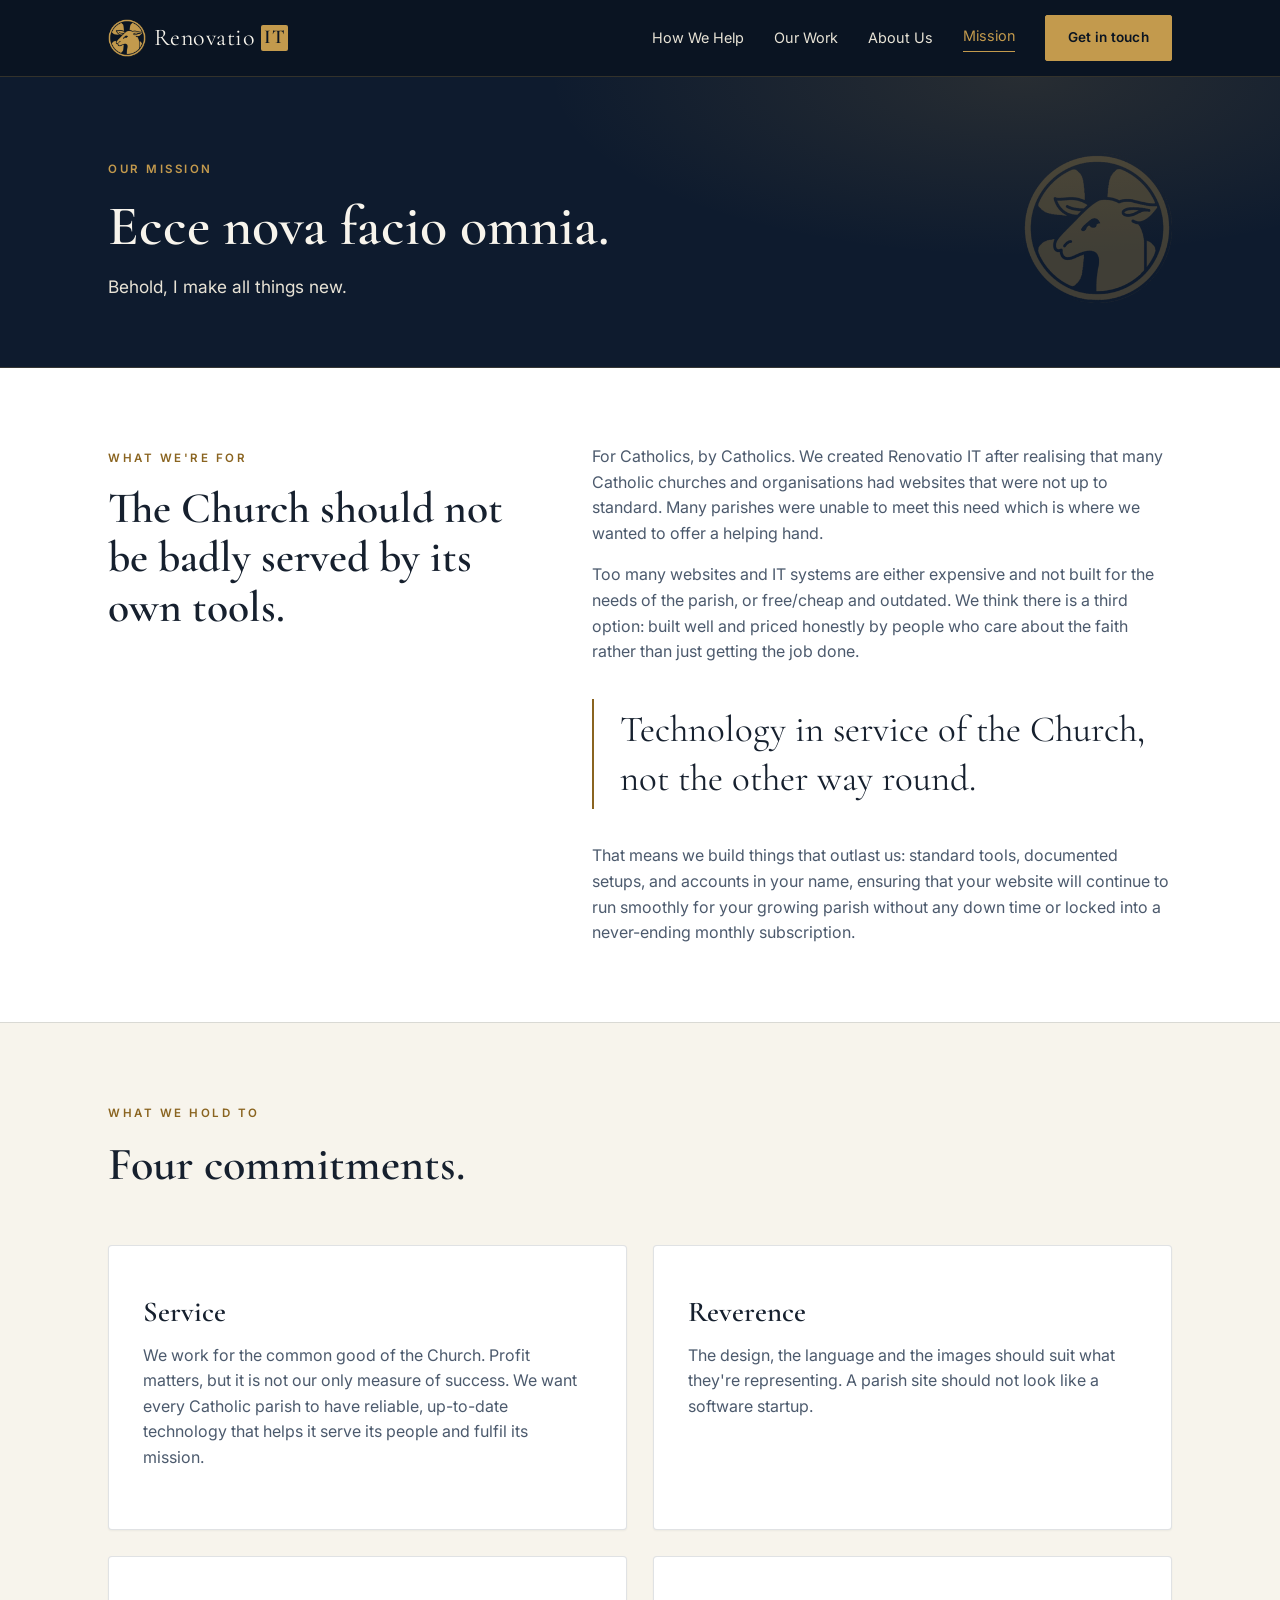
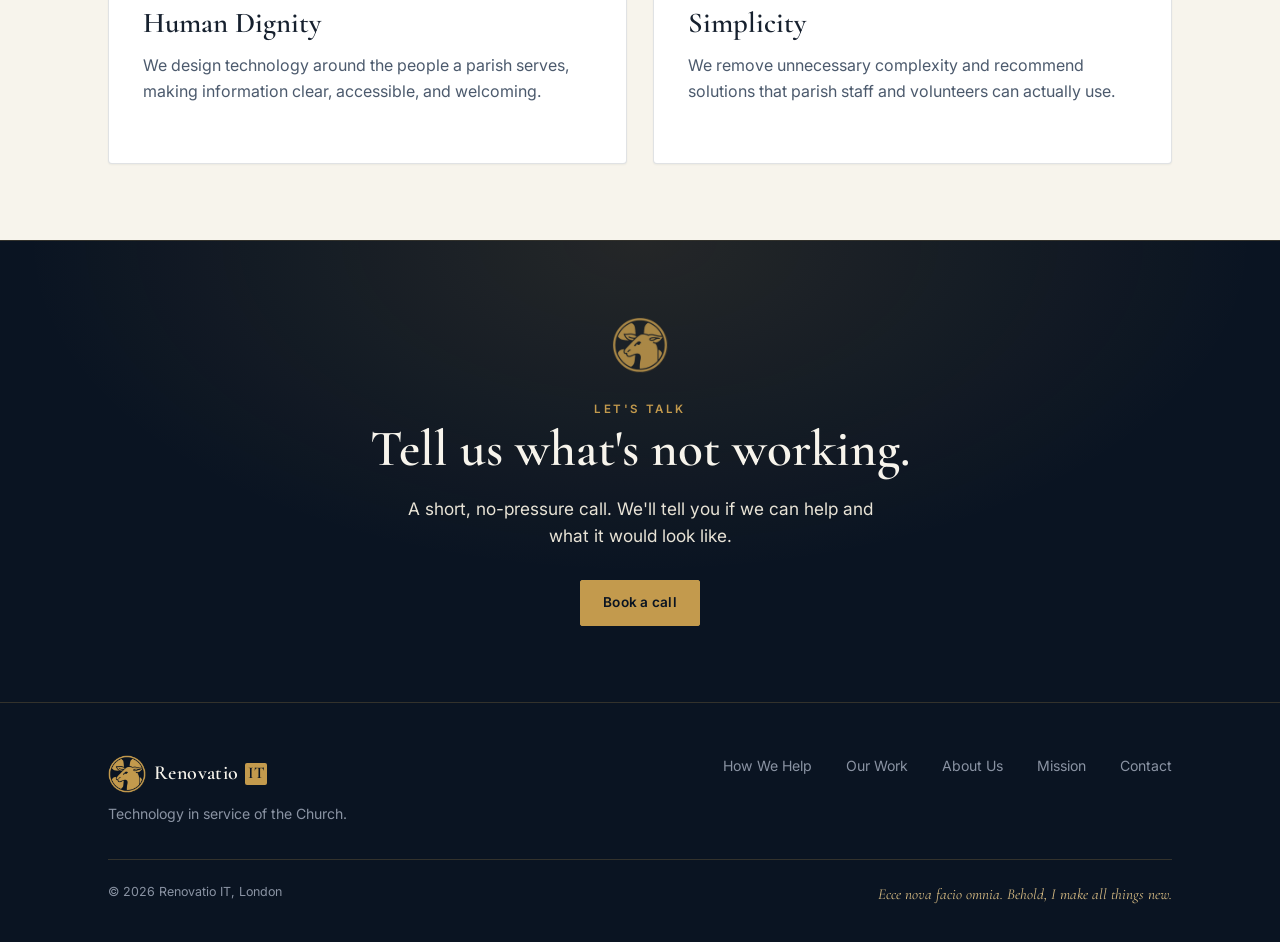
<file: mission.html>
<!DOCTYPE html>
<html lang="en">
<head>
<meta charset="UTF-8">
<meta name="viewport" content="width=device-width, initial-scale=1.0">
<title>Mission | Renovatio IT</title>
<meta name="description" content="Technology in service of the Church: what Renovatio IT is for, and the commitments we hold to.">
<link rel="icon" href="assets/img/renovatio-mark.png">
<link rel="preconnect" href="https://fonts.googleapis.com">
<link rel="preconnect" href="https://fonts.gstatic.com" crossorigin>
<link href="https://fonts.googleapis.com/css2?family=Cormorant+Garamond:wght@500;600&family=Inter:wght@400;500;600&display=swap" rel="stylesheet">
<link rel="stylesheet" href="assets/css/site.css">
</head>
<body>

<header class="site">
  <div class="wrap">
    <nav class="site">
      <a class="brand" href="index.html">
        <img class="mark" src="assets/img/renovatio-mark.png" alt="" width="38" height="38">
        Renovatio<span class="it">IT</span>
      </a>
      <div class="navlinks">
        <a href="how-we-help.html">How We Help</a>
        <a href="work.html">Our Work</a>
        <a href="about.html">About Us</a>
        <a href="mission.html" class="is-active" aria-current="page">Mission</a>
        <a class="btn btn-gold" href="contact.html">Get in touch</a>
      </div>
      <button class="menu-btn" aria-label="Menu">☰</button>
    </nav>
  </div>
</header>

<main>

  <section class="page-head">
    <div class="wrap">
      <div>
        <span class="eyebrow">Our mission</span>
        <h1>Ecce nova facio omnia.</h1>
        <p>Behold, I make all things new.</p>
      </div>
      <img class="watermark" src="assets/img/renovatio-mark.png" alt="">
    </div>
  </section>

  <section class="band band--white light">
    <div class="wrap">
      <div class="prose prose--wide">
        <div class="prose-head">
          <span class="eyebrow">What we're for</span>
          <h2>The Church should not be badly served by its own tools.</h2>
        </div>
        <div class="prose-body">
          <p>For Catholics, by Catholics. We created Renovatio IT after realising that many Catholic churches and organisations had websites that were not up to standard. Many parishes were unable to meet this need which is where we wanted to offer a helping hand.</p>
          <p>Too many websites and IT systems are either expensive and not built for the needs of the parish, or free/cheap and outdated. We think there is a third option: built well and priced honestly by people who care about the faith rather than just getting the job done.</p>
          <div class="pull">Technology in service of the Church, not the other way round.</div>
          <p>That means we build things that outlast us: standard tools, documented setups, and accounts in your name, ensuring that your website will continue to run smoothly for your growing parish without any down time or locked into a never-ending monthly subscription.</p>
        </div>
      </div>
    </div>
  </section>

  <section class="band band--paper light">
    <div class="wrap">
      <div class="sec-head">
        <span class="eyebrow">What we hold to</span>
        <h2>Four commitments.</h2>
      </div>
      <div class="grid-2">
        <div class="card">
          <h3>Service</h3>
          <p>We work for the common good of the Church. Profit matters, but it is not our only measure of success. We want every Catholic parish to have reliable, up-to-date technology that helps it serve its people and fulfil its mission.</p>
        </div>
        <div class="card">
          <h3>Reverence</h3>
          <p>The design, the language and the images should suit what they're representing. A parish site should not look like a software startup.</p>
        </div>
        <div class="card">
          <h3>Human Dignity</h3>
          <p>We design technology around the people a parish serves, making information clear, accessible, and welcoming.</p>
        </div>
        <div class="card">
          <h3>Simplicity</h3>
          <p>We remove unnecessary complexity and recommend solutions that parish staff and volunteers can actually use.</p>
        </div>
      </div>
    </div>
  </section>

  <section class="band cta-band">
    <div class="wrap">
      <img class="cta-mark" src="assets/img/renovatio-mark.png" alt="">
      <span class="eyebrow">Let's talk</span>
      <h2>Tell us what's not working.</h2>
      <p>A short, no-pressure call. We'll tell you if we can help and what it would look like.</p>
      <a class="btn btn-gold" href="contact.html">Book a call</a>
    </div>
  </section>

</main>

<footer class="site">
  <div class="wrap">
    <div class="foot-grid">
      <div>
        <a class="brand serif" href="index.html">
          <img class="mark" src="assets/img/renovatio-mark.png" alt="">
          Renovatio<span class="it">IT</span>
        </a>
        <p class="foot-tag">Technology in service of the Church.</p>
      </div>
      <div class="foot-nav">
        <a href="how-we-help.html">How We Help</a>
        <a href="work.html">Our Work</a>
        <a href="about.html">About Us</a>
        <a href="mission.html">Mission</a>
        <a href="contact.html">Contact</a>
      </div>
    </div>
    <div class="foot-note">
      <span>© 2026 Renovatio IT, London</span>
      <span class="lat">Ecce nova facio omnia. Behold, I make all things new.</span>
    </div>
  </div>
</footer>

<script src="assets/js/site.js"></script>
</body>
</html>
</file>
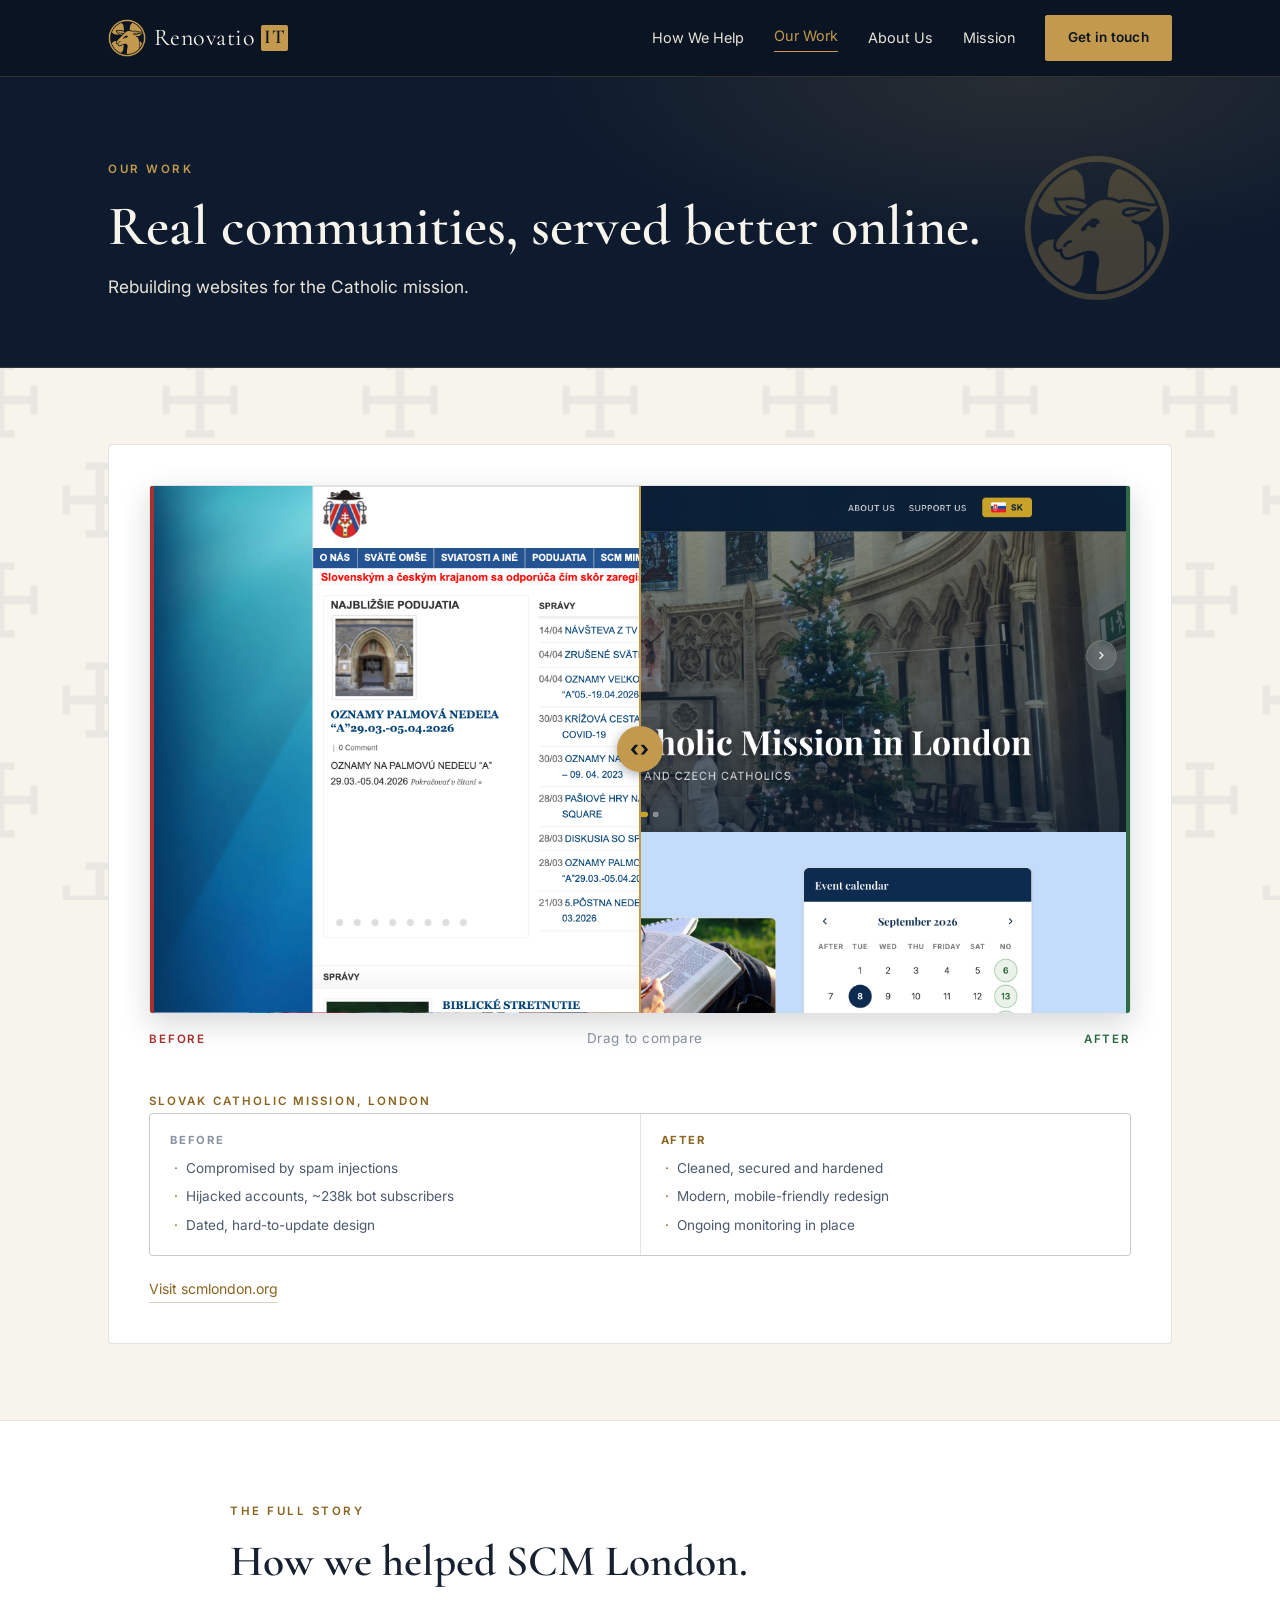
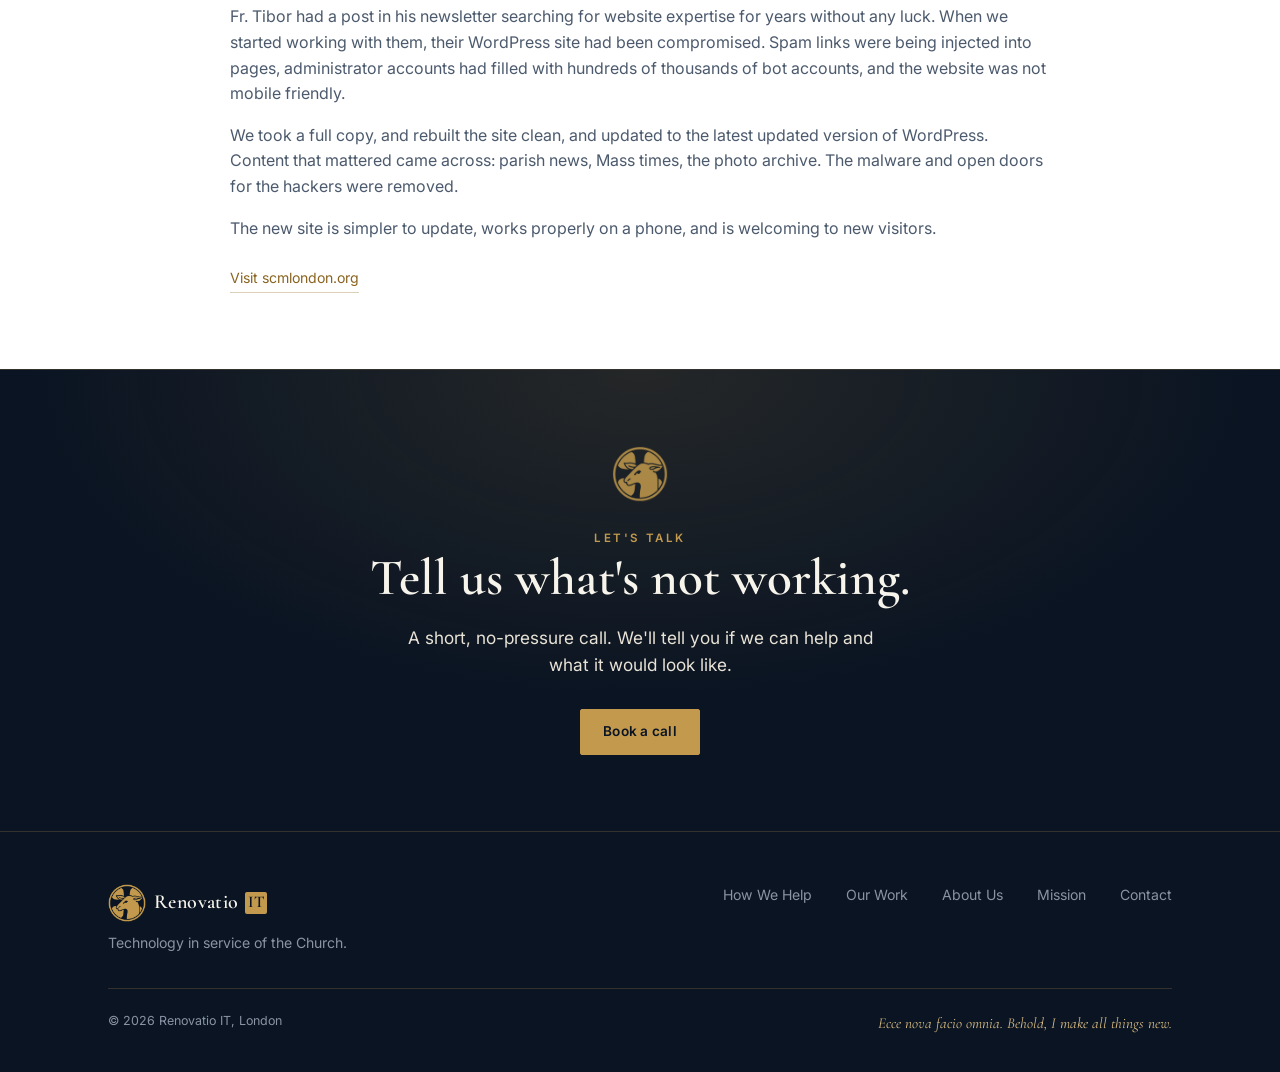
<file: work.html>
<!DOCTYPE html>
<html lang="en">
<head>
<meta charset="UTF-8">
<meta name="viewport" content="width=device-width, initial-scale=1.0">
<title>Our Work | Renovatio IT</title>
<meta name="description" content="Case studies from Renovatio IT, including the rescue and rebuild of the Slovak Catholic Mission's website in London.">
<link rel="icon" href="assets/img/renovatio-mark.png">
<link rel="preconnect" href="https://fonts.googleapis.com">
<link rel="preconnect" href="https://fonts.gstatic.com" crossorigin>
<link href="https://fonts.googleapis.com/css2?family=Cormorant+Garamond:wght@500;600&family=Inter:wght@400;500;600&display=swap" rel="stylesheet">
<link rel="stylesheet" href="assets/css/site.css">
</head>
<body>

<header class="site">
  <div class="wrap">
    <nav class="site">
      <a class="brand" href="index.html">
        <img class="mark" src="assets/img/renovatio-mark.png" alt="" width="38" height="38">
        Renovatio<span class="it">IT</span>
      </a>
      <div class="navlinks">
        <a href="how-we-help.html">How We Help</a>
        <a href="work.html" class="is-active" aria-current="page">Our Work</a>
        <a href="about.html">About Us</a>
        <a href="mission.html">Mission</a>
        <a class="btn btn-gold" href="contact.html">Get in touch</a>
      </div>
      <button class="menu-btn" aria-label="Menu">☰</button>
    </nav>
  </div>
</header>

<main>

  <section class="page-head">
    <div class="wrap">
      <div>
        <span class="eyebrow">Our work</span>
        <h1>Real communities, served better online.</h1>
        <p>Rebuilding websites for the Catholic mission.</p>
      </div>
      <img class="watermark" src="assets/img/renovatio-mark.png" alt="">
    </div>
  </section>

  <section class="band band--paper light">
    <div class="wrap">
      <div class="case case--shots">
        <figure class="reveal" data-reveal>
          <div class="reveal-frame">
            <img src="assets/img/scm-slovakia.png" alt="The Slovak Catholic Mission website after the rebuild: a clear layout with a photograph of the church, parish news and an events calendar." width="2880" height="1550" loading="lazy">
            <img class="reveal-old" src="assets/img/old-scm-second-v.png" alt="The same website before the rebuild: a cluttered blue layout with a scrolling red notice and three competing sidebars." width="2880" height="1550" loading="lazy">
            <input class="reveal-range" type="range" min="0" max="100" value="50" step="0.1"
                   aria-label="Drag to compare the old Slovak Catholic Mission website with the rebuilt one">
            <div class="reveal-divider" aria-hidden="true"><span class="reveal-grip">&#8249;&#8250;</span></div>
          </div>
          <figcaption class="reveal-legend">
            <span class="when--before">Before</span>
            <span class="reveal-hint">Drag to compare</span>
            <span class="when--after">After</span>
          </figcaption>
        </figure>
        <div>
          <span class="org">Slovak Catholic Mission, London</span>
          <!-- PLACEHOLDER: Fr. Tibor quote – uncomment when real quote is received
          <blockquote>”Placeholder”</blockquote>
          <p class=”attrib”><strong>Fr. Tibor</strong>, Slovak Catholic Mission</p>
          -->
          <div class="ba">
            <div class="before">
              <h4>Before</h4>
              <ul>
                <li>Compromised by spam injections</li>
                <li>Hijacked accounts, ~238k bot subscribers</li>
                <li>Dated, hard-to-update design</li>
              </ul>
            </div>
            <div class="after">
              <h4>After</h4>
              <ul>
                <li>Cleaned, secured and hardened</li>
                <li>Modern, mobile-friendly redesign</li>
                <li>Ongoing monitoring in place</li>
              </ul>
            </div>
          </div>
          <div class="links">
            <a class="visit" href="https://www.scmlondon.org/" target="_blank" rel="noopener">Visit scmlondon.org</a>
          </div>
        </div>
      </div>
    </div>
  </section>

  <section class="band band--white light">
    <div class="wrap">
      <div class="prose prose--center">
        <span class="eyebrow">The full story</span>
        <h2>How we helped SCM London.</h2>
        <p>Fr. Tibor had a post in his newsletter searching for website expertise for years without any luck. When we started working with them, their WordPress site had been compromised. Spam links were being injected into pages, administrator accounts had filled with hundreds of thousands of bot accounts, and the website was not mobile friendly.</p>
        <p>We took a full copy, and rebuilt the site clean, and updated to the latest updated version of WordPress. Content that mattered came across: parish news, Mass times, the photo archive. The malware and open doors for the hackers were removed.</p>
        <p>The new site is simpler to update, works properly on a phone, and is welcoming to new visitors.</p>
        <a class="visit" href="https://www.scmlondon.org/" target="_blank" rel="noopener">Visit scmlondon.org</a>
      </div>
    </div>
  </section>

  <!-- HIDDEN: "Other work in progress" band. Delete these comment markers to show it again. -->
  <!--
  <section class="band band--paper light">
    <div class="wrap">
      <div class="sec-head">
        <span class="eyebrow">Also on the bench</span>
        <h2>Other work in progress.</h2>
      </div>
      <div class="grid-2">
        <div class="card">
          <span class="tag">In progress</span>
          <h3>Credo Verum</h3>
          <p>Catholic apologetics and catechesis published online, built to stay readable and fast as the library grows.</p>
        </div>
        <div class="card">
          <span class="tag">Available</span>
          <h3>Your parish here</h3>
          <p>We have room for a small number of new parishes this year. Early clients get more of our time, and we'd rather do a few things properly.</p>
        </div>
      </div>
    </div>
  </section>
  -->


  <section class="band cta-band">
    <div class="wrap">
      <img class="cta-mark" src="assets/img/renovatio-mark.png" alt="">
      <span class="eyebrow">Let's talk</span>
      <h2>Tell us what's not working.</h2>
      <p>A short, no-pressure call. We'll tell you if we can help and what it would look like.</p>
      <a class="btn btn-gold" href="contact.html">Book a call</a>
    </div>
  </section>

</main>

<footer class="site">
  <div class="wrap">
    <div class="foot-grid">
      <div>
        <a class="brand serif" href="index.html">
          <img class="mark" src="assets/img/renovatio-mark.png" alt="">
          Renovatio<span class="it">IT</span>
        </a>
        <p class="foot-tag">Technology in service of the Church.</p>
      </div>
      <div class="foot-nav">
        <a href="how-we-help.html">How We Help</a>
        <a href="work.html">Our Work</a>
        <a href="about.html">About Us</a>
        <a href="mission.html">Mission</a>
        <a href="contact.html">Contact</a>
      </div>
    </div>
    <div class="foot-note">
      <span>© 2026 Renovatio IT, London</span>
      <span class="lat">Ecce nova facio omnia. Behold, I make all things new.</span>
    </div>
  </div>
</footer>

<script src="assets/js/site.js"></script>
</body>
</html>
</file>
<file: assets/css/site.css>
/* Renovatio IT shared stylesheet */

:root{
  --navy:#0e1b2e;
  --navy-deep:#0a1422;
  --slate:#1c2c44;
  --gold:#c39a4d;
  --gold-soft:#d9bd84;
  --gold-ink:#8a6420;        /* accessible gold for light backgrounds */
  --paper:#f7f4ec;
  --white:#ffffff;
  --ink:#16202e;
  --ink-soft:#4c5a6d;
  --muted:#8a93a3;
  --line:rgba(195,154,77,.22);
  --line-light:rgba(22,32,46,.13);
  --flag-bad:#a8322d;         /* before / problem, on light backgrounds */
  --flag-good:#2c6b45;        /* after / resolved, on light backgrounds */
  --flag-bad-soft:#e08a83;    /* same pair, legible on navy */
  --flag-good-soft:#7cbf98;
}

*{margin:0;padding:0;box-sizing:border-box}
html{scroll-behavior:smooth}
body{
  font-family:'Inter',system-ui,sans-serif;
  background:var(--navy);color:var(--paper);
  line-height:1.6;-webkit-font-smoothing:antialiased;
}
img{display:block;max-width:100%}
a{color:inherit;text-decoration:none}
h1,h2,h3,.serif{font-family:'Cormorant Garamond',Georgia,serif;font-weight:600;line-height:1.14}
.wrap{max-width:1120px;margin:0 auto;padding:0 28px}
.eyebrow{font-size:.72rem;letter-spacing:.22em;text-transform:uppercase;color:var(--gold);font-weight:600}
:focus-visible{outline:2px solid var(--gold);outline-offset:3px}

/* ---------- NAV ---------- */
header.site{position:sticky;top:0;z-index:50;background:rgba(10,20,34,.9);backdrop-filter:blur(10px);border-bottom:1px solid var(--line)}
nav.site{display:flex;align-items:center;justify-content:space-between;height:76px}
.brand{display:flex;align-items:center;gap:0;font-family:'Cormorant Garamond',serif;font-size:1.5rem;letter-spacing:.02em;color:var(--paper)}
.brand .mark{width:38px;height:38px;flex:none;margin-right:8px}
.brand .it{font-size:.82em;font-weight:600;letter-spacing:.02em;
  color:var(--navy-deep);background:var(--gold);padding:2px 3px 3px;border-radius:2px;margin-left:6px;line-height:1.05}
.navlinks{display:flex;gap:30px;align-items:center;font-size:.9rem}
/* :not(.btn) so the nav's own link colour doesn't outrank .btn-gold's navy text */
.navlinks a:not(.btn){color:var(--paper-dim,#e8e3d6);transition:color .2s}
.navlinks a:not(.btn):hover{color:var(--gold)}
.navlinks a.is-active:not(.btn){color:var(--gold);border-bottom:1px solid var(--gold);padding-bottom:3px}
.menu-btn{display:none;background:none;border:0;color:var(--paper);font-size:1.4rem;cursor:pointer;line-height:1}

.btn{display:inline-block;padding:11px 22px;border-radius:2px;font-size:.85rem;font-weight:600;letter-spacing:.02em;transition:background .2s,border-color .2s,color .2s;border:1px solid var(--gold);cursor:pointer}
.btn-gold{background:var(--gold);color:var(--navy-deep)}
.btn-gold:hover{background:var(--gold-soft);border-color:var(--gold-soft)}
.btn-ghost{color:var(--gold);background:transparent}
.btn-ghost:hover{background:rgba(195,154,77,.12)}

/* ---------- BANDS ---------- */
.band{padding:76px 0}
.band--deep{background:var(--navy-deep);border-top:1px solid var(--line);border-bottom:1px solid var(--line)}
.band--white{background:var(--white);color:var(--ink)}
.band--paper{background:var(--paper);color:var(--ink);position:relative;isolation:isolate}
.band--paper::after{
  content:"";position:absolute;inset:0;z-index:-1;pointer-events:none;
  background-image:url('../img/renovatio-cross-tile-dark.png');
  background-size:200px 200px;background-repeat:repeat;background-attachment:fixed;
  opacity:.4;
}
.band--white + .band--paper,.band--paper + .band--white{border-top:1px solid var(--line-light)}
.band--tight-top{padding-top:60px}
.band--tight{padding-top:52px;padding-bottom:52px}

/* tiled cross pattern over a band's own background. The tile rides on a
   low-opacity layer behind the content so it reads as texture rather than
   competing with the text; url() is relative to this stylesheet, not the page. */
.section-crosses{position:relative;isolation:isolate}
.section-crosses::after{
  content:"";position:absolute;inset:0;z-index:-1;pointer-events:none;
  background-image:url('../img/renovatio-cross-tile-light.png');
  background-size:200px 200px;background-repeat:repeat;background-attachment:fixed;
  opacity:.07;
}
/* dark tile for the cream and white bands; the band supplies its own colour */
.section-crosses--dark::after{background-image:url('../img/renovatio-cross-tile-dark.png');background-attachment:fixed;opacity:.4}
.band--deep.section-crosses::after{opacity:.3}

.sec-head{max-width:60ch;margin-bottom:54px}
.sec-head--wide{max-width:none}
.sec-head h2{font-size:clamp(2rem,3.6vw,2.9rem);margin:14px 0 16px}
.sec-head p{color:#e8e3d6;font-size:1.05rem}

/* light-band overrides */
.light .eyebrow{color:var(--gold-ink)}
.light .sec-head p,.light p{color:var(--ink-soft)}
.light h1,.light h2,.light h3{color:var(--ink)}
.light .btn-ghost{color:var(--gold-ink);border-color:var(--gold-ink)}
.light .btn-ghost:hover{background:rgba(138,100,32,.08)}
.light .btn-gold{background:var(--gold-ink);border-color:var(--gold-ink);color:#fff}
.light .btn-gold:hover{background:#6f5019;border-color:#6f5019}

/* ---------- PAGE HEADER (inner pages) ---------- */
.page-head{position:relative;padding:76px 0 64px;overflow:hidden;border-bottom:1px solid var(--line)}
.page-head::before{content:"";position:absolute;inset:0;background:radial-gradient(ellipse 60% 100% at 80% 0%,rgba(195,154,77,.14),transparent 62%)}
.page-head .wrap{position:relative;display:flex;align-items:center;justify-content:space-between;gap:40px}
.page-head h1{font-size:clamp(2.3rem,4.6vw,3.5rem);margin:14px 0 14px}
.page-head p{color:#e8e3d6;font-size:1.08rem;max-width:52ch}
.page-head .watermark{width:150px;flex:none;opacity:.28}

/* ---------- HOME HERO ---------- */
.hero{position:relative;padding:60px 0;overflow:hidden}
.hero::before{content:"";position:absolute;inset:0;background:radial-gradient(ellipse 80% 90% at 60% 0%,rgba(195,154,77,.13),transparent 62%)}
/* copy left, Agnus Dei right, so the hero fills the wrap instead of leaving
   the right half empty */
.hero-body{position:relative;display:grid;grid-template-columns:1.05fr .95fr;gap:48px;align-items:center}
.hero h1{font-size:clamp(2.6rem,5.4vw,4.4rem);margin:20px 0 26px;max-width:22ch}
.hero p.lede{font-size:1.18rem;color:#e8e3d6;max-width:54ch;margin-bottom:36px}
.hero-cta{display:flex;gap:14px;flex-wrap:wrap}

/* the brand name glossed like a dictionary entry, standing in for a lede */
.etym{border-left:2px solid var(--gold);padding:2px 0 2px 24px;margin-bottom:36px;max-width:50ch}
.etym-word{font-family:'Cormorant Garamond',serif;font-size:2.1rem;line-height:1.1;
  color:var(--gold-soft);display:flex;align-items:baseline;gap:14px;flex-wrap:wrap}
.etym-word .pos{font-family:'Inter',system-ui,sans-serif;font-size:.68rem;letter-spacing:.2em;
  text-transform:uppercase;color:var(--muted);font-weight:600}
.etym-def{font-size:1.08rem;color:#e8e3d6;margin-top:12px}
.etym-note{font-size:1.08rem;color:#e8e3d6;margin-top:12px}
.hero-art{width:100%;max-width:430px;height:auto;justify-self:end}

/* ---------- FACTS STRIP ---------- */
.facts{border-top:1px solid var(--line);border-bottom:1px solid var(--line);background:var(--navy-deep)}
.facts .wrap{display:grid;grid-template-columns:repeat(3,1fr);gap:38px;padding-top:30px;padding-bottom:30px}
/* rule sits centred in the 38px gutter without shifting the text */
.facts .fact + .fact{border-left:1px solid var(--line);margin-left:-19px;padding-left:19px}
.facts .label{display:block;font-size:.72rem;letter-spacing:.2em;text-transform:uppercase;
  color:var(--gold);font-weight:600;margin-bottom:9px}
.facts .fact p{font-family:'Cormorant Garamond',serif;font-size:1.15rem;line-height:1.3;color:#e8e3d6}

/* ---------- CARDS ---------- */
.grid-2{display:grid;grid-template-columns:1fr 1fr;gap:26px}
.grid-3{display:grid;grid-template-columns:repeat(3,1fr);gap:26px}
.card{background:linear-gradient(165deg,var(--slate),rgba(14,27,46,.6));border:1px solid var(--line);border-radius:4px;padding:38px 34px;transition:border-color .25s}
.card:hover{border-color:rgba(195,154,77,.5)}
.card .tag{font-size:.72rem;letter-spacing:.16em;text-transform:uppercase;color:var(--gold);font-weight:600}
.card h3{font-size:1.8rem;margin:12px 0 14px}
.card p{color:#e8e3d6;margin-bottom:20px}
.card ul{list-style:none;display:flex;flex-direction:column;gap:11px}
.card li{padding-left:26px;position:relative;font-size:.94rem;color:#e8e3d6}
.card li::before{content:"✦";position:absolute;left:0;color:var(--gold);font-size:.8rem;top:2px}

.light .card{background:var(--white);border-color:var(--line-light);box-shadow:0 1px 2px rgba(22,32,46,.05)}
.light .card:hover{border-color:rgba(138,100,32,.45)}
.light .card .tag{color:var(--gold-ink)}
.light .card p,.light .card li{color:var(--ink-soft)}
.light .card li::before{color:var(--gold-ink)}
.band--white.light .card{background:var(--paper)}

/* ---------- NUMBERED / REASON ITEMS ---------- */
.why-item .n{font-family:'Cormorant Garamond',serif;font-size:2.4rem;color:var(--gold);line-height:1}
.why-item h3{font-size:1.4rem;margin:14px 0 10px}
.why-item p{color:#e8e3d6;font-size:.95rem}
.light .why-item .n{color:var(--gold-ink)}
.light .why-item p{color:var(--ink-soft)}

.steps{counter-reset:step;display:flex;flex-direction:column;gap:0}
.step{display:grid;grid-template-columns:64px 1fr;gap:26px;padding:28px 0;border-top:1px solid var(--line-light)}
.step:last-child{border-bottom:1px solid var(--line-light)}
.step .num{font-family:'Cormorant Garamond',serif;font-size:2rem;color:var(--gold-ink);line-height:1}
.step h3{font-size:1.35rem;margin-bottom:8px}
.step p{color:var(--ink-soft);font-size:.97rem;max-width:62ch}

/* ---------- CASE STUDY ---------- */
.case{display:grid;grid-template-columns:.85fr 1.15fr;gap:48px;align-items:center;
  border:1px solid var(--line);border-radius:4px;padding:40px;background:linear-gradient(160deg,var(--slate),rgba(14,27,46,.55))}
.light .case{background:var(--white);border-color:var(--line-light)}
.band--white.light .case{background:var(--paper)}
/* case study with before/after screenshots stacks instead of splitting */
.case--shots{grid-template-columns:1fr;gap:38px}

/* ---------- BEFORE / AFTER REVEAL SLIDER ---------- */
/* --pos is the divider position. JS syncs it to the range input; the 50%
   default means the comparison still reads if JS never runs. */
.reveal{--pos:50%;margin:0}
.reveal-frame{position:relative;aspect-ratio:2880/1550;border-radius:4px;overflow:hidden;
  border:1px solid var(--line);box-shadow:0 10px 30px rgba(10,20,34,.16)}
.light .reveal-frame{border-color:var(--line-light)}
.reveal-frame img{position:absolute;inset:0;width:100%;height:100%;object-fit:cover}
.reveal-old{clip-path:inset(0 calc(100% - var(--pos)) 0 0)}

/* red edge marks the old site, green edge the rebuilt one */
.reveal-frame::before,.reveal-frame::after{content:"";position:absolute;top:0;bottom:0;width:4px;z-index:3}
.reveal-frame::before{left:0;background:var(--flag-bad)}
.reveal-frame::after{right:0;background:var(--flag-good)}

.reveal-divider{position:absolute;top:0;bottom:0;left:var(--pos);width:2px;
  background:var(--gold);transform:translateX(-1px);z-index:4;pointer-events:none}
.reveal-grip{position:absolute;top:50%;left:50%;transform:translate(-50%,-50%);
  width:46px;height:46px;border-radius:50%;background:var(--gold);color:var(--navy-deep);
  display:flex;align-items:center;justify-content:center;
  font-size:1.35rem;font-weight:700;letter-spacing:.06em;line-height:1;
  box-shadow:0 3px 12px rgba(10,20,34,.35)}

/* the real control: full-bleed range input with an invisible thumb, so a click
   or drag anywhere in the frame moves the divider */
.reveal-range{position:absolute;inset:0;width:100%;height:100%;margin:0;z-index:5;
  -webkit-appearance:none;appearance:none;background:transparent;cursor:ew-resize}
.reveal-range::-webkit-slider-thumb{-webkit-appearance:none;width:46px;height:46px;
  border-radius:50%;background:transparent;border:0;cursor:ew-resize}
.reveal-range::-moz-range-thumb{width:46px;height:46px;border:0;border-radius:50%;
  background:transparent;cursor:ew-resize}
.reveal-range::-moz-range-track{background:transparent;border:0}
.reveal-range:focus{outline:none}
.reveal-range:focus-visible + .reveal-divider .reveal-grip{outline:3px solid var(--gold);outline-offset:3px}

.reveal-legend{display:flex;align-items:baseline;justify-content:space-between;gap:16px;margin-top:14px;
  font-size:.72rem;letter-spacing:.16em;text-transform:uppercase;font-weight:600}
.reveal-legend .when--before{color:var(--flag-bad-soft)}
.reveal-legend .when--after{color:var(--flag-good-soft)}
.light .reveal-legend .when--before{color:var(--flag-bad)}
.light .reveal-legend .when--after{color:var(--flag-good)}
.reveal-hint{letter-spacing:.04em;text-transform:none;font-weight:400;font-size:.84rem;color:var(--muted)}
.case .org{font-size:.72rem;letter-spacing:.18em;text-transform:uppercase;color:var(--gold);font-weight:600}
.light .case .org{color:var(--gold-ink)}
.case blockquote{font-family:'Cormorant Garamond',serif;font-size:1.6rem;line-height:1.34;margin:16px 0 18px;font-weight:500}
.case .attrib{font-size:.92rem;color:#e8e3d6;margin-bottom:24px}
.light .case .attrib{color:var(--ink-soft)}
.case .attrib strong{color:inherit;font-weight:600}
.ba{display:grid;grid-template-columns:1fr 1fr;gap:1px;background:var(--line);border:1px solid var(--line);border-radius:4px;overflow:hidden;margin-bottom:22px}
.ba > div{background:var(--navy-deep);padding:18px 20px}
.light .ba{background:var(--line-light);border-color:var(--line-light)}
.light .ba > div{background:var(--white)}
.band--white.light .ba > div{background:var(--paper)}
.ba h4{font-size:.7rem;letter-spacing:.16em;text-transform:uppercase;margin-bottom:8px}
.ba .before h4{color:var(--muted)}
.ba .after h4{color:var(--gold)}
.light .ba .after h4{color:var(--gold-ink)}
.ba ul{list-style:none;display:flex;flex-direction:column;gap:7px}
.ba li{font-size:.85rem;color:#e8e3d6;padding-left:16px;position:relative}
.light .ba li{color:var(--ink-soft)}
.ba li::before{content:"·";position:absolute;left:4px;color:var(--gold)}
.light .ba li::before{color:var(--gold-ink)}
.case .links{display:flex;gap:14px;flex-wrap:wrap;align-items:center}
.visit{font-size:.88rem;color:var(--gold);border-bottom:1px solid var(--line);padding-bottom:2px;transition:border-color .2s}
.visit:hover{border-color:var(--gold)}
.light .visit{color:var(--gold-ink);border-color:rgba(138,100,32,.3)}
.light .visit:hover{border-color:var(--gold-ink)}

/* ---------- TEAM ---------- */
.member{text-align:center}
.member .avatar{aspect-ratio:1;max-width:320px;border-radius:4px;border:1px solid var(--line);overflow:hidden;
  background:linear-gradient(160deg,#223453,#0c1626);display:flex;align-items:center;justify-content:center;margin:0 auto 20px}
.light .member .avatar{background:linear-gradient(160deg,#efe9dc,#e2dbc9);border-color:var(--line-light)}
.member .avatar img{width:100%;height:100%;object-fit:cover;object-position:center top}
.member .avatar span{font-family:'Cormorant Garamond',serif;font-size:2.6rem;color:var(--gold);opacity:.9}
.light .member .avatar span{color:var(--gold-ink)}
.member h3{font-size:1.5rem;margin-bottom:4px}
.member .role{font-size:.78rem;letter-spacing:.14em;text-transform:uppercase;color:var(--gold);font-weight:600;margin-bottom:10px}
.light .member .role{color:var(--gold-ink)}
.member p{font-size:.93rem;color:#e8e3d6;max-width:34ch;margin:0 auto}
.light .member p{color:var(--ink-soft)}
.member .patron{margin-top:12px;font-family:'Cormorant Garamond',serif;font-style:italic;
  font-size:1.02rem;color:var(--gold-soft)}
.light .member .patron{color:var(--gold-ink)}

/* ---------- PERSONAL REFERENCES ---------- */
/* a quote with the referee's face and relation beneath it, rather than an
   organisation, since these vouch for the people not the work */
.ref{display:flex;flex-direction:column;gap:24px;padding:34px 32px;border-radius:4px;
  background:var(--white);border:1px solid var(--line-light);box-shadow:0 1px 2px rgba(22,32,46,.05)}
.band--white.light .ref{background:var(--paper)}
.ref blockquote{flex:1;font-family:'Cormorant Garamond',serif;font-size:1.3rem;line-height:1.4;font-weight:500}
.ref figcaption{display:flex;align-items:center;gap:16px;
  border-top:1px solid var(--line-light);padding-top:20px}
.ref-face{width:58px;height:58px;flex:none;border-radius:50%;object-fit:cover;object-position:center top}
.ref figcaption strong{display:block;font-size:.98rem;font-weight:600;color:var(--ink)}
.ref-who{display:block;font-size:.88rem;color:var(--ink-soft);margin:1px 0 5px}
.ref-rel{display:block;font-size:.72rem;letter-spacing:.16em;text-transform:uppercase;color:var(--gold-ink);font-weight:600}

/* ---------- ENDORSEMENT ---------- */
.endorse{display:flex;align-items:center;gap:20px;max-width:660px;margin:56px auto 0;
  padding:22px 28px;border:1px solid var(--line);border-radius:4px;background:rgba(255,255,255,.04)}
.light .endorse{border-color:var(--line-light);background:var(--white)}
.band--white.light .endorse{background:var(--paper)}
.endorse img{width:46px;flex:none}
.endorse p{font-size:.95rem;margin:0}
.endorse .who{display:block;font-size:.72rem;letter-spacing:.16em;text-transform:uppercase;
  color:var(--gold);font-weight:600;margin-bottom:6px}
.light .endorse .who{color:var(--gold-ink)}

/* ---------- SPLIT / PANEL ---------- */
.split{display:grid;grid-template-columns:1fr 1fr;gap:56px;align-items:center}
.panel{border:1px solid var(--line);border-radius:4px;padding:40px;background:linear-gradient(160deg,var(--slate),var(--navy-deep))}
.light .panel{background:var(--white);border-color:var(--line-light)}
.band--white.light .panel{background:var(--paper)}
.panel h3{font-size:1.6rem;margin-bottom:14px;color:var(--gold-soft)}
.light .panel h3{color:var(--gold-ink)}
.panel p{color:#e8e3d6;font-size:.96rem;margin-bottom:14px}
.light .panel p{color:var(--ink-soft)}
.badge{display:inline-block;margin-top:8px;font-size:.72rem;letter-spacing:.14em;text-transform:uppercase;color:var(--gold);border:1px solid var(--line);padding:6px 12px;border-radius:2px}
.light .badge{color:var(--gold-ink);border-color:rgba(138,100,32,.35)}
.prose h2{font-size:clamp(2rem,3.4vw,2.8rem);margin:14px 0 18px}
.prose p{margin-bottom:16px;max-width:64ch}
.prose .visit{display:inline-block;margin-top:10px}
/* section-level "read more" link, sitting below a grid rather than inside prose */
.sec-more{margin-top:40px}

/* prose with no panel beside it: fill the whole wrap by putting the heading in
   its own column, so the body keeps a readable measure instead of one long line */
/* one wide column, heading and body stacked together. --solo sits flush with
   the wrap's left edge so it lines up with the rest of the page; --center
   is the same column centred instead. */
.prose--solo,.prose--center{max-width:820px}
.prose--center{margin:0 auto}
.prose--solo p,.prose--solo .pull,
.prose--center p,.prose--center .pull{max-width:none}

.prose--wide{display:grid;grid-template-columns:.85fr 1.15fr;gap:56px;align-items:start}
.prose--wide .prose-head h2{margin-bottom:0}
.prose--wide .prose-body > :last-child{margin-bottom:0}
.prose--wide p,.prose--wide .pull{max-width:none}

/* pull-quote card (papal quotation) */
.quote-card{align-self:start}
.quote-card blockquote{font-family:'Cormorant Garamond',serif;font-size:clamp(1.3rem,2.1vw,1.62rem);
  line-height:1.38;font-weight:500;margin-bottom:22px}
.quote-card .src{font-size:.82rem;line-height:1.55;color:var(--ink-soft);
  border-top:1px solid var(--line-light);padding-top:15px}
.quote-card .src strong{display:block;font-weight:600;color:var(--ink);font-size:.9rem;margin-bottom:2px}
.quote-card .src cite{font-style:italic}
.pull{font-family:'Cormorant Garamond',serif;font-size:clamp(1.7rem,3vw,2.3rem);line-height:1.34;
  border-left:2px solid var(--gold-ink);padding:6px 0 6px 26px;margin:34px 0;max-width:36ch}
.light .pull{color:var(--ink)}

/* ---------- CONTACT ---------- */
.contact-grid{display:grid;grid-template-columns:1fr 1fr;gap:56px;align-items:start}
.field{margin-bottom:20px;display:block}
.field span{display:block;font-size:.8rem;letter-spacing:.08em;text-transform:uppercase;color:var(--ink-soft);margin-bottom:7px;font-weight:600}
.field input,.field textarea,.field select{
  width:100%;font-family:inherit;font-size:.97rem;color:var(--ink);background:var(--white);
  border:1px solid var(--line-light);border-radius:3px;padding:12px 14px}
.field textarea{min-height:150px;resize:vertical}
.field input:focus,.field textarea:focus,.field select:focus{border-color:var(--gold-ink);outline:none;box-shadow:0 0 0 3px rgba(138,100,32,.13)}
.form-note{font-size:.82rem;line-height:1.55;color:var(--ink-soft);margin-top:18px;max-width:52ch}
.detail-list{list-style:none;display:flex;flex-direction:column;gap:22px;margin-top:8px}
.detail-list dt{font-size:.75rem;letter-spacing:.16em;text-transform:uppercase;color:var(--gold-ink);font-weight:600;margin-bottom:5px}
.detail-list dd{font-size:1.02rem}
.faq{border-top:1px solid var(--line-light);padding:22px 0}
.faq:last-child{border-bottom:1px solid var(--line-light)}
.faq h3{font-size:1.25rem;margin-bottom:7px}
.faq p{color:var(--ink-soft);font-size:.97rem;max-width:64ch}

/* ---------- CTA BAND ---------- */
.cta-band{text-align:center;background:radial-gradient(ellipse 80% 120% at 50% 0%,rgba(195,154,77,.14),transparent 60%),var(--navy-deep);border-top:1px solid var(--line)}
.cta-band h2{font-size:clamp(2.2rem,4vw,3.2rem);margin-bottom:16px}
.cta-band p{color:#e8e3d6;max-width:46ch;margin:0 auto 30px;font-size:1.08rem}
.cta-band .cta-mark{width:56px;margin:0 auto 22px;opacity:.85}

/* ---------- FOOTER ---------- */
footer.site{background:var(--navy-deep);border-top:1px solid var(--line);padding:52px 0 36px;font-size:.88rem;color:var(--muted)}
footer.site .foot-grid{display:flex;justify-content:space-between;flex-wrap:wrap;gap:28px}
footer.site .brand{font-size:1.25rem}
footer.site .foot-tag{margin-top:10px;max-width:34ch}
footer.site .foot-nav{display:flex;gap:34px;flex-wrap:wrap}
footer.site .foot-nav a:hover{color:var(--gold)}
.foot-note{margin-top:34px;padding-top:22px;border-top:1px solid var(--line);display:flex;justify-content:space-between;flex-wrap:wrap;gap:8px;font-size:.78rem}
.foot-note .lat{font-family:'Cormorant Garamond',serif;font-style:italic;color:var(--gold-soft);font-size:.95rem}

/* ---------- RESPONSIVE ---------- */
@media(max-width:860px){
  /* full-width panel dropping from under the header, with each link as its own
     tappable row rather than a small dropdown anchored to the right */
  .navlinks{display:none;flex-direction:column;align-items:stretch;gap:0;
    position:absolute;top:76px;left:0;right:0;
    background:var(--navy-deep);padding:6px 28px 22px;border-radius:0;
    border-top:1px solid var(--line);border-bottom:1px solid var(--line);
    box-shadow:0 16px 30px rgba(6,12,20,.4)}
  .navlinks.open{display:flex}
  .navlinks a:not(.btn){padding:16px 0;font-size:1rem;border-bottom:1px solid rgba(195,154,77,.14)}
  .navlinks a.is-active:not(.btn){padding-bottom:16px;border-bottom-color:var(--gold)}
  .navlinks .btn{margin-top:18px;text-align:center;padding:14px 22px}
  .menu-btn{display:block}
  .grid-2,.grid-3,.split,.contact-grid,.prose--wide{grid-template-columns:1fr}
  .prose--wide{gap:22px}
  .case{grid-template-columns:1fr;padding:28px}
  .ba{grid-template-columns:1fr}
  .reveal-hint{display:none}
  .band{padding:52px 0}
  .hero-body{grid-template-columns:1fr;gap:34px}
  .hero-art{max-width:250px;justify-self:center}
  .facts .wrap{grid-template-columns:1fr;gap:22px}
  .facts .fact + .fact{border-left:0;margin-left:0;padding:22px 0 0;border-top:1px solid var(--line)}
  .page-head .watermark{display:none}
  .step{grid-template-columns:44px 1fr;gap:16px}
}

@media(prefers-reduced-motion:reduce){
  html{scroll-behavior:auto}
  *{transition:none!important;animation:none!important}
}
</file>
